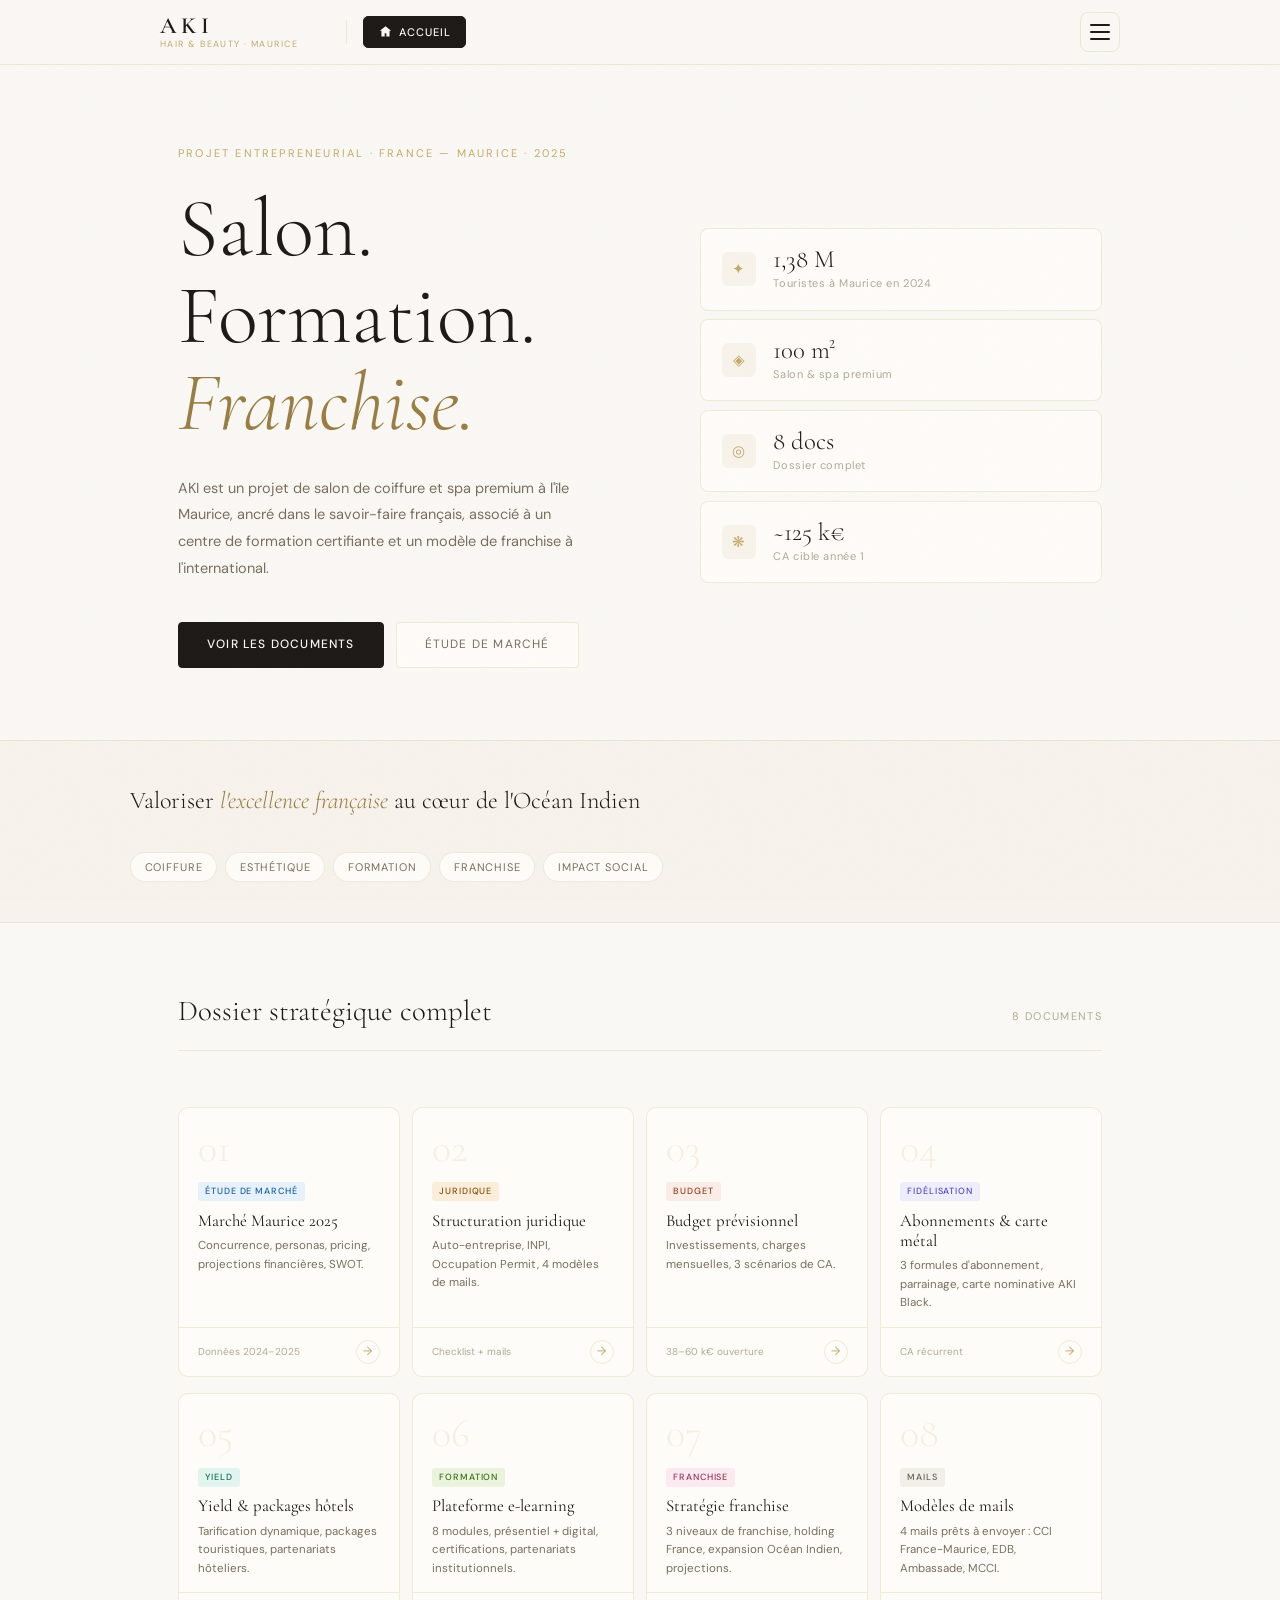
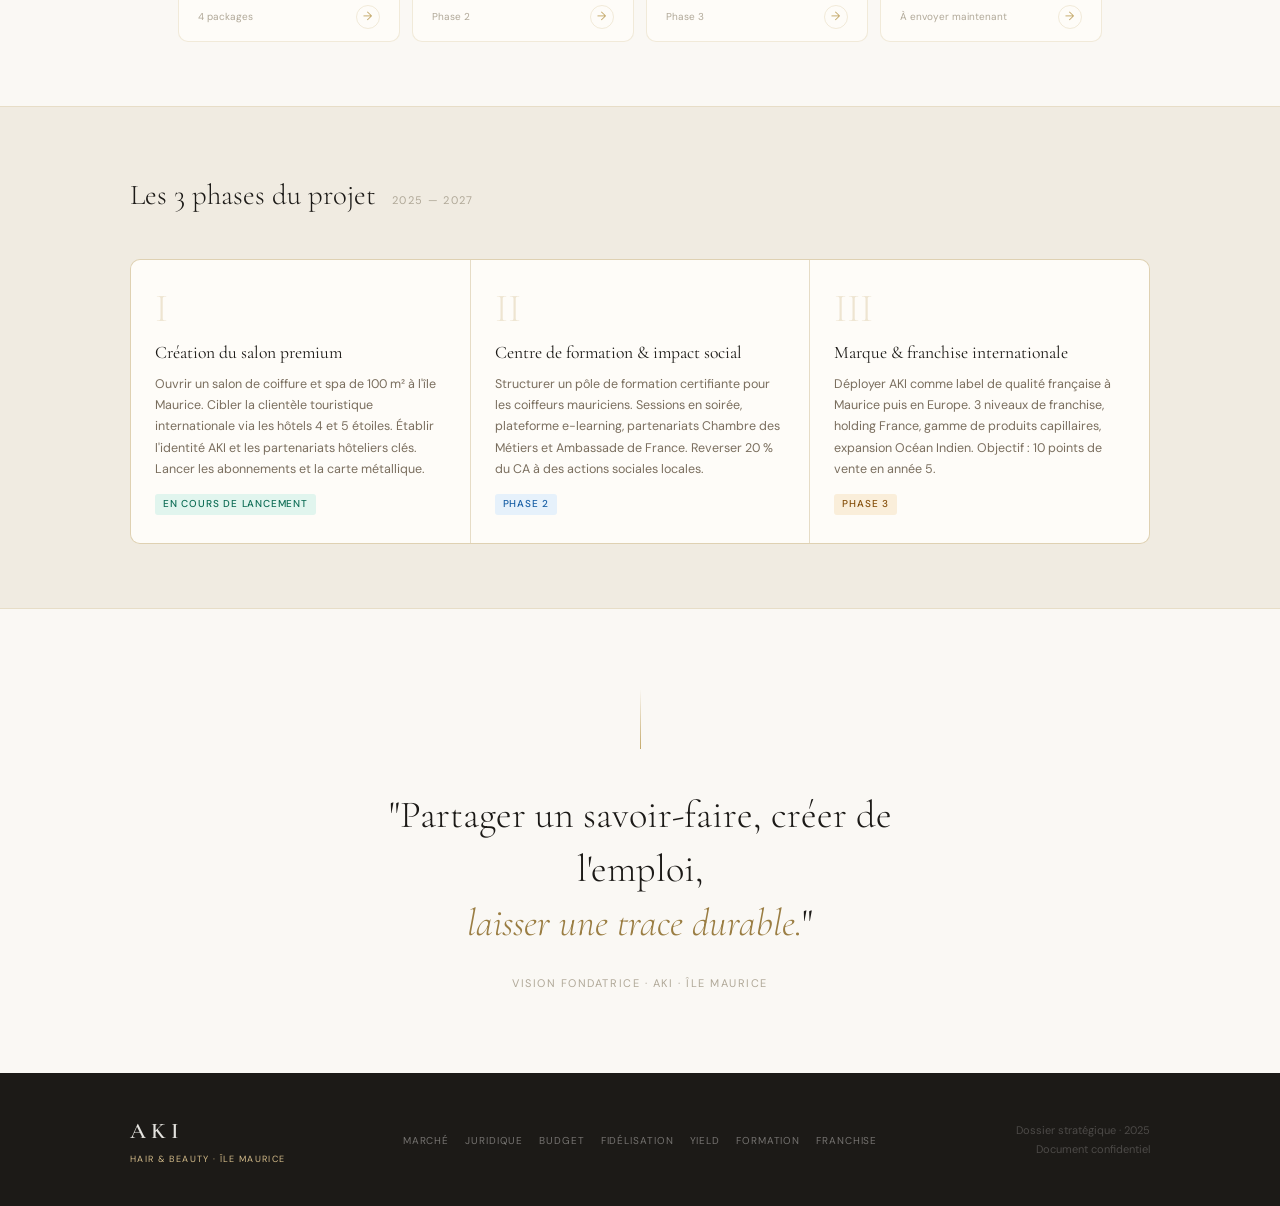
<file: index.html>
<!DOCTYPE html>
<html lang="fr">
<head>
  <meta charset="UTF-8" />
  <meta name="viewport" content="width=device-width, initial-scale=1.0" />
  <title>AKI — Hair & Beauty · Île Maurice</title>
  <link rel="preconnect" href="https://fonts.googleapis.com" />
  <link rel="preconnect" href="https://fonts.gstatic.com" crossorigin />
  <link href="https://fonts.googleapis.com/css2?family=Cormorant+Garamond:ital,wght@0,300;0,400;0,600;1,300;1,400&family=DM+Sans:wght@300;400;500&display=swap" rel="stylesheet" />
  <style>
    *,*::before,*::after{box-sizing:border-box;margin:0;padding:0;}
    :root{
      --cream:#FAF8F4;--beige:#F0EBE1;
      --gold:#C4A96A;--gold-light:#D4BC8A;--gold-dark:#9A7D42;
      --charcoal:#1C1A17;--text-main:#2A2318;--text-muted:#7A6E5E;--text-faint:#B0A898;
      --line:rgba(196,169,106,0.22);--card-bg:#FEFCF8;--card-border:rgba(196,169,106,0.22);
      --font-serif:'Cormorant Garamond',Georgia,serif;--font-sans:'DM Sans',sans-serif;
      --max-w:1020px;--pad:clamp(1.25rem,5vw,3rem);
    }
    html{scroll-behavior:smooth;}
    body{background:var(--cream);color:var(--text-main);font-family:var(--font-sans);font-size:15px;line-height:1.65;min-height:100vh;}
    .grain{position:fixed;inset:0;pointer-events:none;z-index:999;opacity:.025;background-image:url("data:image/svg+xml,%3Csvg viewBox='0 0 256 256' xmlns='http://www.w3.org/2000/svg'%3E%3Cfilter id='n'%3E%3CfeTurbulence type='fractalNoise' baseFrequency='0.9' numOctaves='4' stitchTiles='stitch'/%3E%3C/filter%3E%3Crect width='100%25' height='100%25' filter='url(%23n)'/%3E%3C/svg%3E");background-size:128px;}

    /* NAV */
    nav{position:sticky;top:0;z-index:200;background:rgba(250,248,244,.96);backdrop-filter:blur(14px);border-bottom:1px solid var(--line);}
    .nav-inner{max-width:var(--max-w);margin:0 auto;padding:0 var(--pad);display:flex;align-items:center;height:60px;}
    .nav-logo{font-family:var(--font-serif);font-size:1.45rem;font-weight:600;letter-spacing:.2em;color:var(--charcoal);text-decoration:none;flex-shrink:0;line-height:1;margin-right:2rem;}
    .nav-logo small{display:block;font-size:9px;letter-spacing:.15em;color:var(--gold);text-transform:uppercase;font-family:var(--font-sans);font-weight:400;margin-top:2px;}
    .nav-links{display:flex;align-items:center;gap:.05rem;flex:1;list-style:none;overflow-x:auto;}
    .nav-links a{font-size:11px;letter-spacing:.06em;text-transform:uppercase;color:var(--text-muted);text-decoration:none;padding:.4rem .65rem;border-radius:4px;transition:color .15s,background .15s;white-space:nowrap;}
    .nav-links a:hover,.nav-links a.active{color:var(--gold-dark);background:rgba(196,169,106,.08);}
    .burger{display:none;margin-left:auto;background:none;border:none;cursor:pointer;flex-direction:column;gap:5px;padding:.5rem;}
    .burger span{display:block;width:22px;height:1.5px;background:var(--text-main);border-radius:2px;transition:all .25s;}
    .burger.open span:nth-child(1){transform:rotate(45deg) translate(4.5px,4.5px);}
    .burger.open span:nth-child(2){opacity:0;}
    .burger.open span:nth-child(3){transform:rotate(-45deg) translate(4.5px,-4.5px);}
    .mob{display:none;position:fixed;top:60px;left:0;right:0;background:rgba(250,248,244,.98);backdrop-filter:blur(14px);border-bottom:1px solid var(--line);z-index:190;padding:1rem var(--pad) 1.5rem;flex-direction:column;gap:.1rem;}
    .mob.open{display:flex;}
    .mob a{font-size:13px;letter-spacing:.07em;text-transform:uppercase;color:var(--text-muted);text-decoration:none;padding:.7rem 0;border-bottom:1px solid rgba(196,169,106,.1);transition:color .15s;}
    .mob a:last-child{border-bottom:none;}.mob a:hover{color:var(--gold-dark);}
    @media(max-width:780px){.nav-links{display:none;}.burger{display:flex;}}

    /* HERO */
    .hero{max-width:var(--max-w);margin:0 auto;padding:5rem var(--pad) 4.5rem;display:grid;grid-template-columns:1.1fr 1fr;gap:5rem;align-items:center;}
    .hero-ey{font-size:11px;letter-spacing:.2em;text-transform:uppercase;color:var(--gold);margin-bottom:1.4rem;}
    .hero-title{font-family:var(--font-serif);font-size:clamp(3rem,7vw,5.2rem);font-weight:300;line-height:1.05;color:var(--charcoal);margin-bottom:1.75rem;}
    .hero-title em{font-style:italic;color:var(--gold-dark);}
    .hero-desc{font-size:14.5px;color:var(--text-muted);line-height:1.85;margin-bottom:2.5rem;max-width:400px;}
    .hero-btns{display:flex;gap:.75rem;flex-wrap:wrap;}
    .btn-p{font-size:12px;letter-spacing:.1em;text-transform:uppercase;font-weight:500;padding:.75rem 1.75rem;border-radius:4px;background:var(--charcoal);color:var(--cream);text-decoration:none;border:1px solid var(--charcoal);transition:background .2s;}
    .btn-p:hover{background:var(--gold-dark);border-color:var(--gold-dark);}
    .btn-s{font-size:12px;letter-spacing:.1em;text-transform:uppercase;padding:.75rem 1.75rem;border-radius:4px;border:1px solid var(--card-border);color:var(--text-muted);text-decoration:none;background:var(--card-bg);transition:border-color .2s,color .2s;}
    .btn-s:hover{border-color:var(--gold);color:var(--gold-dark);}
    .hero-right{display:flex;flex-direction:column;gap:.55rem;}
    .stat-card{background:var(--card-bg);border:1px solid var(--card-border);border-radius:8px;padding:1.1rem 1.3rem;display:flex;align-items:center;gap:1.1rem;}
    .stat-icon{width:34px;height:34px;border-radius:6px;background:rgba(196,169,106,.1);display:flex;align-items:center;justify-content:center;font-size:15px;flex-shrink:0;color:var(--gold);}
    .stat-val{font-family:var(--font-serif);font-size:1.55rem;font-weight:300;color:var(--charcoal);line-height:1;}
    .stat-lbl{font-size:11px;color:var(--text-faint);letter-spacing:.05em;margin-top:2px;}

    /* BAND */
    .band{background:rgba(196,169,106,.06);border-top:1px solid var(--line);border-bottom:1px solid var(--line);padding:2.5rem var(--pad);}
    .band-inner{max-width:var(--max-w);margin:0 auto;display:flex;gap:2rem;flex-wrap:wrap;align-items:center;justify-content:space-between;}
    .band-text{font-family:var(--font-serif);font-size:1.5rem;font-weight:300;color:var(--charcoal);}
    .band-text em{font-style:italic;color:var(--gold-dark);}
    .band-pills{display:flex;gap:.5rem;flex-wrap:wrap;}
    .band-pill{font-size:11px;letter-spacing:.08em;text-transform:uppercase;padding:.3rem .85rem;border:1px solid var(--card-border);border-radius:20px;color:var(--text-muted);background:var(--card-bg);}

    /* SECTIONS */
    .sec-wrap{max-width:var(--max-w);margin:0 auto;padding:4rem var(--pad) 0;}
    .sec-head{display:flex;align-items:baseline;justify-content:space-between;gap:1rem;margin-bottom:2rem;padding-bottom:1rem;border-bottom:1px solid var(--line);}
    .sec-title{font-family:var(--font-serif);font-size:1.8rem;font-weight:300;color:var(--charcoal);}
    .sec-meta{font-size:11px;letter-spacing:.12em;text-transform:uppercase;color:var(--text-faint);}

    /* DOC GRID — 4 colonnes */
    .doc-grid{max-width:var(--max-w);margin:0 auto;padding:1.5rem var(--pad) 1rem;display:grid;grid-template-columns:repeat(4,1fr);gap:12px;}
    .doc-grid-2{max-width:var(--max-w);margin:0 auto;padding:0 var(--pad) 4rem;display:grid;grid-template-columns:repeat(4,1fr);gap:12px;}
    .doc-card{background:var(--card-bg);border:1px solid var(--card-border);border-radius:10px;overflow:hidden;text-decoration:none;display:flex;flex-direction:column;transition:border-color .2s,transform .2s;}
    .doc-card:hover{border-color:var(--gold);transform:translateY(-2px);}
    .doc-top{padding:1.2rem 1.2rem .9rem;flex:1;}
    .doc-num{font-family:var(--font-serif);font-size:2.5rem;font-weight:300;color:rgba(196,169,106,.16);line-height:1;margin-bottom:.6rem;}
    .doc-tag{display:inline-block;font-size:9px;letter-spacing:.1em;text-transform:uppercase;padding:2px 7px;border-radius:3px;margin-bottom:.6rem;font-weight:500;}
    .t-teal{background:#E1F5EE;color:#0F6E56;}.t-blue{background:#E6F1FB;color:#185FA5;}.t-amber{background:#FAEEDA;color:#854F0B;}.t-coral{background:#FAECE7;color:#993C1D;}.t-purple{background:#EEEDFE;color:#534AB7;}.t-green{background:#EAF3DE;color:#3B6D11;}.t-pink{background:#FBEAF0;color:#993556;}.t-gray{background:#F1EFE8;color:#5F5E5A;}
    .doc-title{font-family:var(--font-serif);font-size:1.05rem;font-weight:400;color:var(--charcoal);line-height:1.2;margin-bottom:.4rem;}
    .doc-desc{font-size:11.5px;color:var(--text-muted);line-height:1.6;}
    .doc-bot{padding:.75rem 1.2rem;border-top:1px solid var(--line);display:flex;align-items:center;justify-content:space-between;}
    .doc-meta-txt{font-size:10px;color:var(--text-faint);}
    .doc-arrow{width:24px;height:24px;border-radius:50%;border:1px solid var(--card-border);display:flex;align-items:center;justify-content:center;color:var(--gold);font-size:12px;transition:all .15s;}
    .doc-card:hover .doc-arrow{background:var(--gold);color:#fff;border-color:var(--gold);}

    /* PHASES */
    .phases-sec{background:var(--beige);border-top:1px solid var(--line);border-bottom:1px solid var(--line);padding:4rem var(--pad);}
    .phases-inner{max-width:var(--max-w);margin:0 auto;}
    .phases-head{display:flex;align-items:baseline;gap:1rem;margin-bottom:2.5rem;}
    .phases-title{font-family:var(--font-serif);font-size:1.8rem;font-weight:300;color:var(--charcoal);}
    .phases-sub{font-size:11px;letter-spacing:.12em;text-transform:uppercase;color:var(--text-faint);}
    .phases-grid{display:grid;grid-template-columns:repeat(3,1fr);gap:1px;background:var(--line);border:1px solid var(--line);border-radius:10px;overflow:hidden;}
    .phase-cell{background:var(--card-bg);padding:1.75rem 1.5rem;}
    .phase-roman{font-family:var(--font-serif);font-size:2.5rem;font-weight:300;color:rgba(196,169,106,.28);line-height:1;margin-bottom:.9rem;}
    .phase-name{font-family:var(--font-serif);font-size:1.1rem;font-weight:400;color:var(--charcoal);margin-bottom:.6rem;line-height:1.25;}
    .phase-desc{font-size:12.5px;color:var(--text-muted);line-height:1.7;}
    .phase-badge{display:inline-block;font-size:10px;letter-spacing:.08em;text-transform:uppercase;padding:2px 8px;border-radius:3px;margin-top:.9rem;font-weight:500;}

    /* QUOTE */
    .quote-sec{max-width:var(--max-w);margin:0 auto;padding:5rem var(--pad);display:flex;flex-direction:column;align-items:center;text-align:center;}
    .quote-line{width:1px;height:60px;background:linear-gradient(to bottom,transparent,var(--gold));margin-bottom:2.5rem;}
    .quote-text{font-family:var(--font-serif);font-size:clamp(1.5rem,4vw,2.4rem);font-weight:300;color:var(--charcoal);line-height:1.4;max-width:600px;margin-bottom:1.5rem;}
    .quote-text em{font-style:italic;color:var(--gold-dark);}
    .quote-src{font-size:11px;letter-spacing:.14em;text-transform:uppercase;color:var(--text-faint);}

    /* FOOTER */
    footer{background:var(--charcoal);padding:2.5rem var(--pad);}
    .footer-inner{max-width:var(--max-w);margin:0 auto;display:grid;grid-template-columns:1fr auto 1fr;align-items:center;gap:2rem;}
    .footer-logo{font-family:var(--font-serif);font-size:1.4rem;font-weight:600;letter-spacing:.22em;color:rgba(250,248,244,.9);}
    .footer-logo small{display:block;font-size:9px;letter-spacing:.15em;color:var(--gold-light);font-family:var(--font-sans);font-weight:400;text-transform:uppercase;margin-top:2px;}
    .footer-nav{display:flex;gap:1rem;list-style:none;justify-content:center;flex-wrap:wrap;}
    .footer-nav a{font-size:10px;letter-spacing:.09em;text-transform:uppercase;color:rgba(250,248,244,.4);text-decoration:none;transition:color .15s;}
    .footer-nav a:hover{color:var(--gold-light);}
    .footer-copy{font-size:11px;color:rgba(250,248,244,.22);text-align:right;line-height:1.7;}

    @media(max-width:900px){
      .doc-grid,.doc-grid-2{grid-template-columns:repeat(2,1fr);}
      .hero{grid-template-columns:1fr;gap:3rem;padding:3.5rem var(--pad) 3rem;}
      .hero-right{display:grid;grid-template-columns:1fr 1fr;gap:.5rem;}
      .phases-grid{grid-template-columns:1fr;}
      .footer-inner{grid-template-columns:1fr;gap:1.5rem;}
      .footer-copy{text-align:left;}
      .footer-nav{justify-content:flex-start;}
      .band-inner{flex-direction:column;gap:1.25rem;}
    }
    @media(max-width:520px){
      .doc-grid,.doc-grid-2{grid-template-columns:1fr;}
      .hero-right{grid-template-columns:1fr;}
    }

    @keyframes fadeUp{from{opacity:0;transform:translateY(18px);}to{opacity:1;transform:translateY(0);}}
    .hero-ey{animation:fadeUp .5s ease both;}
    .hero-title{animation:fadeUp .5s .08s ease both;}
    .hero-desc{animation:fadeUp .5s .16s ease both;}
    .hero-btns{animation:fadeUp .5s .24s ease both;}
    .hero-right{animation:fadeUp .55s .12s ease both;}
  </style>
</head>
<body>
<div class="grain"></div>

<!-- NAV -->

<!-- HERO -->
<section class="hero">
  <div>
    <p class="hero-ey">Projet entrepreneurial · France — Maurice · 2025</p>
    <h1 class="hero-title">Salon.<br />Formation.<br /><em>Franchise.</em></h1>
    <p class="hero-desc">AKI est un projet de salon de coiffure et spa premium à l'île Maurice, ancré dans le savoir-faire français, associé à un centre de formation certifiante et un modèle de franchise à l'international.</p>
    <div class="hero-btns">
      <a href="#documents" class="btn-p">Voir les documents</a>
      <a href="aki-etude-marche.html" class="btn-s">Étude de marché</a>
    </div>
  </div>
  <div class="hero-right">
    <div class="stat-card"><div class="stat-icon">✦</div><div><div class="stat-val">1,38 M</div><div class="stat-lbl">Touristes à Maurice en 2024</div></div></div>
    <div class="stat-card"><div class="stat-icon">◈</div><div><div class="stat-val">100 m²</div><div class="stat-lbl">Salon &amp; spa premium</div></div></div>
    <div class="stat-card"><div class="stat-icon">◎</div><div><div class="stat-val">8 docs</div><div class="stat-lbl">Dossier complet</div></div></div>
    <div class="stat-card"><div class="stat-icon">❋</div><div><div class="stat-val">~125 k€</div><div class="stat-lbl">CA cible année 1</div></div></div>
  </div>
</section>

<!-- BAND -->
<div class="band">
  <div class="band-inner">
    <div class="band-text">Valoriser <em>l'excellence française</em> au cœur de l'Océan Indien</div>
    <div class="band-pills">
      <span class="band-pill">Coiffure</span>
      <span class="band-pill">Esthétique</span>
      <span class="band-pill">Formation</span>
      <span class="band-pill">Franchise</span>
      <span class="band-pill">Impact social</span>
    </div>
  </div>
</div>

<!-- DOCUMENTS ROW 1 -->
<div class="sec-wrap" id="documents">
  <div class="sec-head">
    <div class="sec-title">Dossier stratégique complet</div>
    <div class="sec-meta">8 documents</div>
  </div>
</div>

<div class="doc-grid">
  <a href="aki-etude-marche.html" class="doc-card">
    <div class="doc-top"><div class="doc-num">01</div><span class="doc-tag t-blue">Étude de marché</span><div class="doc-title">Marché Maurice 2025</div><div class="doc-desc">Concurrence, personas, pricing, projections financières, SWOT.</div></div>
    <div class="doc-bot"><span class="doc-meta-txt">Données 2024–2025</span><div class="doc-arrow">→</div></div>
  </a>
  <a href="aki-juridique.html" class="doc-card">
    <div class="doc-top"><div class="doc-num">02</div><span class="doc-tag t-amber">Juridique</span><div class="doc-title">Structuration juridique</div><div class="doc-desc">Auto-entreprise, INPI, Occupation Permit, 4 modèles de mails.</div></div>
    <div class="doc-bot"><span class="doc-meta-txt">Checklist + mails</span><div class="doc-arrow">→</div></div>
  </a>
  <a href="aki-budget.html" class="doc-card">
    <div class="doc-top"><div class="doc-num">03</div><span class="doc-tag t-coral">Budget</span><div class="doc-title">Budget prévisionnel</div><div class="doc-desc">Investissements, charges mensuelles, 3 scénarios de CA.</div></div>
    <div class="doc-bot"><span class="doc-meta-txt">38–60 k€ ouverture</span><div class="doc-arrow">→</div></div>
  </a>
  <a href="aki-fidelisation.html" class="doc-card">
    <div class="doc-top"><div class="doc-num">04</div><span class="doc-tag t-purple">Fidélisation</span><div class="doc-title">Abonnements &amp; carte métal</div><div class="doc-desc">3 formules d'abonnement, parrainage, carte nominative AKI Black.</div></div>
    <div class="doc-bot"><span class="doc-meta-txt">CA récurrent</span><div class="doc-arrow">→</div></div>
  </a>
</div>

<div class="doc-grid-2">
  <a href="aki-yield.html" class="doc-card">
    <div class="doc-top"><div class="doc-num">05</div><span class="doc-tag t-teal">Yield</span><div class="doc-title">Yield &amp; packages hôtels</div><div class="doc-desc">Tarification dynamique, packages touristiques, partenariats hôteliers.</div></div>
    <div class="doc-bot"><span class="doc-meta-txt">4 packages</span><div class="doc-arrow">→</div></div>
  </a>
  <a href="aki-formation.html" class="doc-card">
    <div class="doc-top"><div class="doc-num">06</div><span class="doc-tag t-green">Formation</span><div class="doc-title">Plateforme e-learning</div><div class="doc-desc">8 modules, présentiel + digital, certifications, partenariats institutionnels.</div></div>
    <div class="doc-bot"><span class="doc-meta-txt">Phase 2</span><div class="doc-arrow">→</div></div>
  </a>
  <a href="aki-franchise.html" class="doc-card">
    <div class="doc-top"><div class="doc-num">07</div><span class="doc-tag t-pink">Franchise</span><div class="doc-title">Stratégie franchise</div><div class="doc-desc">3 niveaux de franchise, holding France, expansion Océan Indien, projections.</div></div>
    <div class="doc-bot"><span class="doc-meta-txt">Phase 3</span><div class="doc-arrow">→</div></div>
  </a>
  <a href="aki-juridique.html#mails" class="doc-card">
    <div class="doc-top"><div class="doc-num">08</div><span class="doc-tag t-gray">Mails</span><div class="doc-title">Modèles de mails</div><div class="doc-desc">4 mails prêts à envoyer : CCI France-Maurice, EDB, Ambassade, MCCI.</div></div>
    <div class="doc-bot"><span class="doc-meta-txt">À envoyer maintenant</span><div class="doc-arrow">→</div></div>
  </a>
</div>

<!-- PHASES -->
<section class="phases-sec" id="phases">
  <div class="phases-inner">
    <div class="phases-head">
      <div class="phases-title">Les 3 phases du projet</div>
      <div class="phases-sub">2025 — 2027</div>
    </div>
    <div class="phases-grid">
      <div class="phase-cell">
        <div class="phase-roman">I</div>
        <div class="phase-name">Création du salon premium</div>
        <div class="phase-desc">Ouvrir un salon de coiffure et spa de 100 m² à l'île Maurice. Cibler la clientèle touristique internationale via les hôtels 4 et 5 étoiles. Établir l'identité AKI et les partenariats hôteliers clés. Lancer les abonnements et la carte métallique.</div>
        <span class="phase-badge t-teal">En cours de lancement</span>
      </div>
      <div class="phase-cell">
        <div class="phase-roman">II</div>
        <div class="phase-name">Centre de formation &amp; impact social</div>
        <div class="phase-desc">Structurer un pôle de formation certifiante pour les coiffeurs mauriciens. Sessions en soirée, plateforme e-learning, partenariats Chambre des Métiers et Ambassade de France. Reverser 20 % du CA à des actions sociales locales.</div>
        <span class="phase-badge t-blue">Phase 2</span>
      </div>
      <div class="phase-cell">
        <div class="phase-roman">III</div>
        <div class="phase-name">Marque &amp; franchise internationale</div>
        <div class="phase-desc">Déployer AKI comme label de qualité française à Maurice puis en Europe. 3 niveaux de franchise, holding France, gamme de produits capillaires, expansion Océan Indien. Objectif : 10 points de vente en année 5.</div>
        <span class="phase-badge t-amber">Phase 3</span>
      </div>
    </div>
  </div>
</section>

<!-- QUOTE -->
<section class="quote-sec">
  <div class="quote-line"></div>
  <div class="quote-text">"Partager un savoir-faire, créer de l'emploi,<br /><em>laisser une trace durable.</em>"</div>
  <div class="quote-src">Vision fondatrice · AKI · Île Maurice</div>
</section>

<!-- FOOTER -->
<footer>
  <div class="footer-inner">
    <div class="footer-logo">AKI<small>Hair &amp; Beauty · Île Maurice</small></div>
    <ul class="footer-nav">
      <li><a href="aki-etude-marche.html">Marché</a></li>
      <li><a href="aki-juridique.html">Juridique</a></li>
      <li><a href="aki-budget.html">Budget</a></li>
      <li><a href="aki-fidelisation.html">Fidélisation</a></li>
      <li><a href="aki-yield.html">Yield</a></li>
      <li><a href="aki-formation.html">Formation</a></li>
      <li><a href="aki-franchise.html">Franchise</a></li>
    </ul>
    <div class="footer-copy">Dossier stratégique · 2025<br />Document confidentiel</div>
  </div>
</footer>


<script src="nav.js"></script>
</body>
</html>
</file>
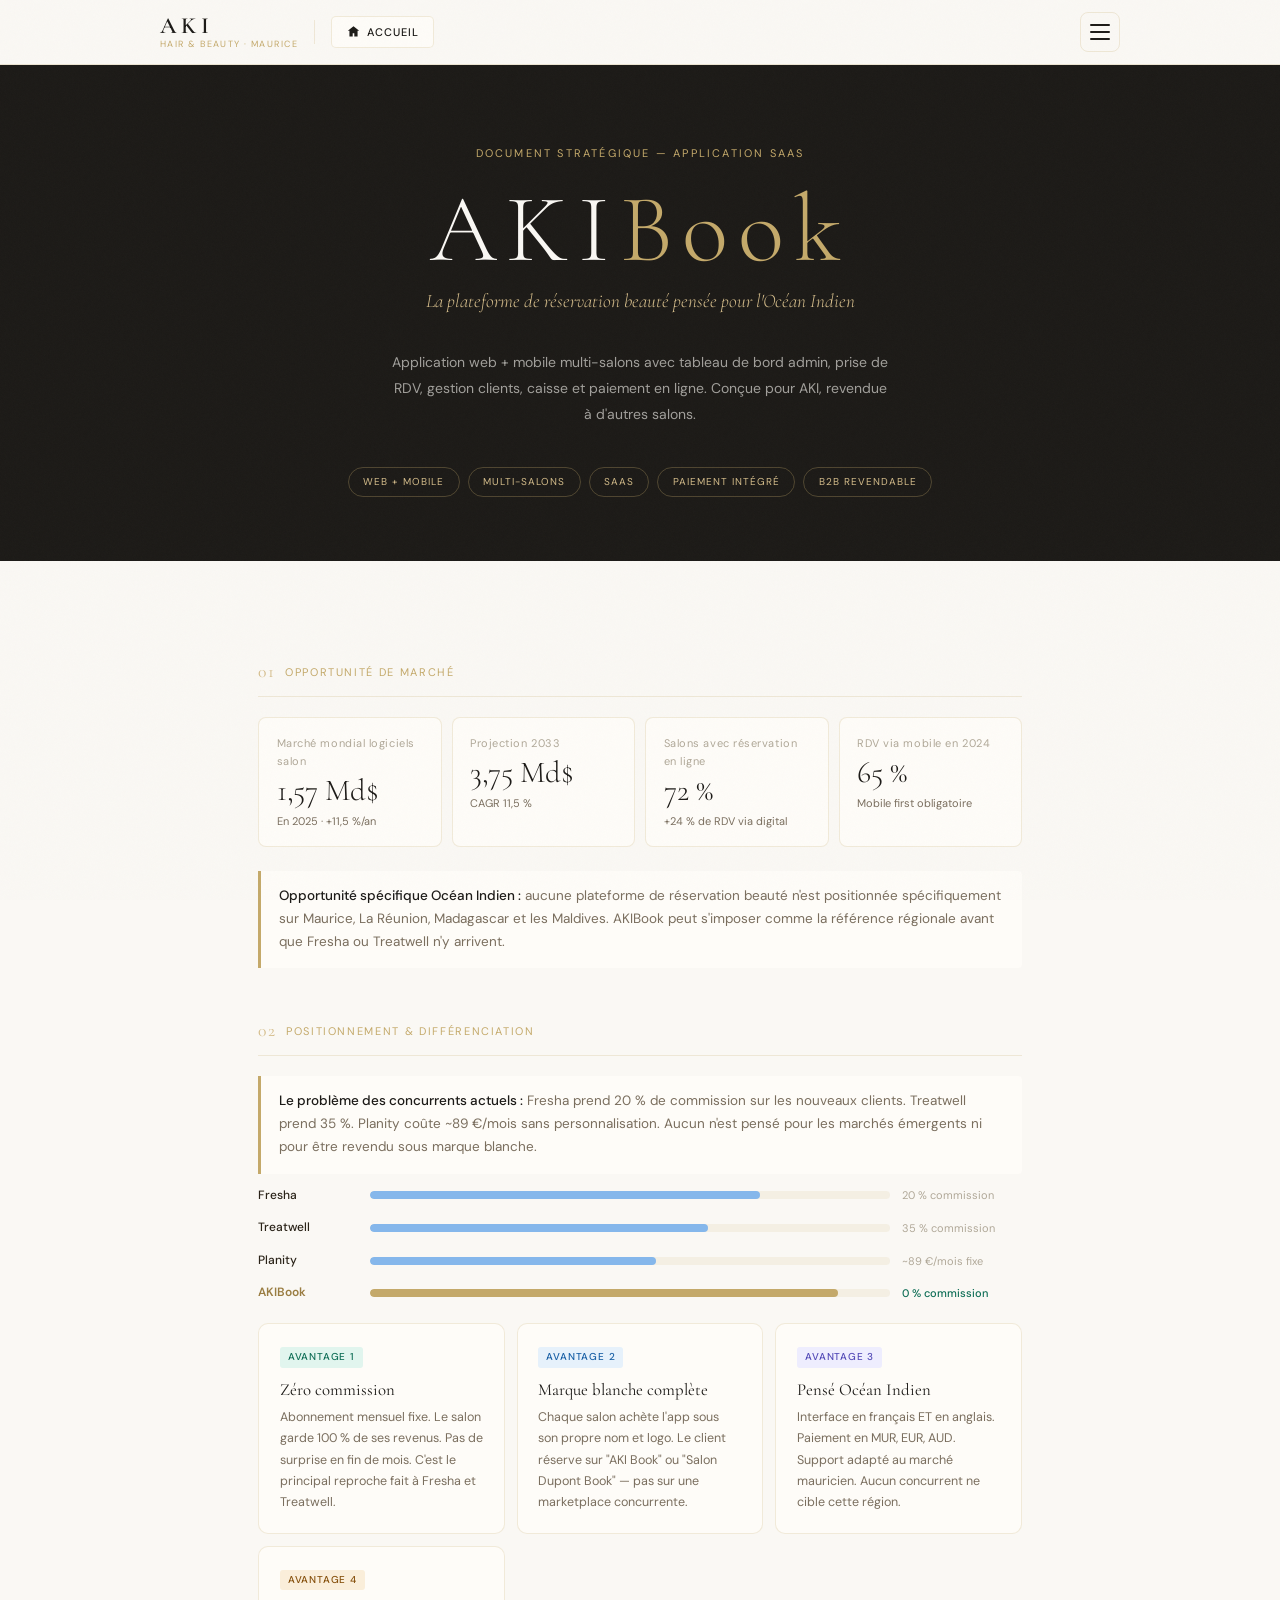
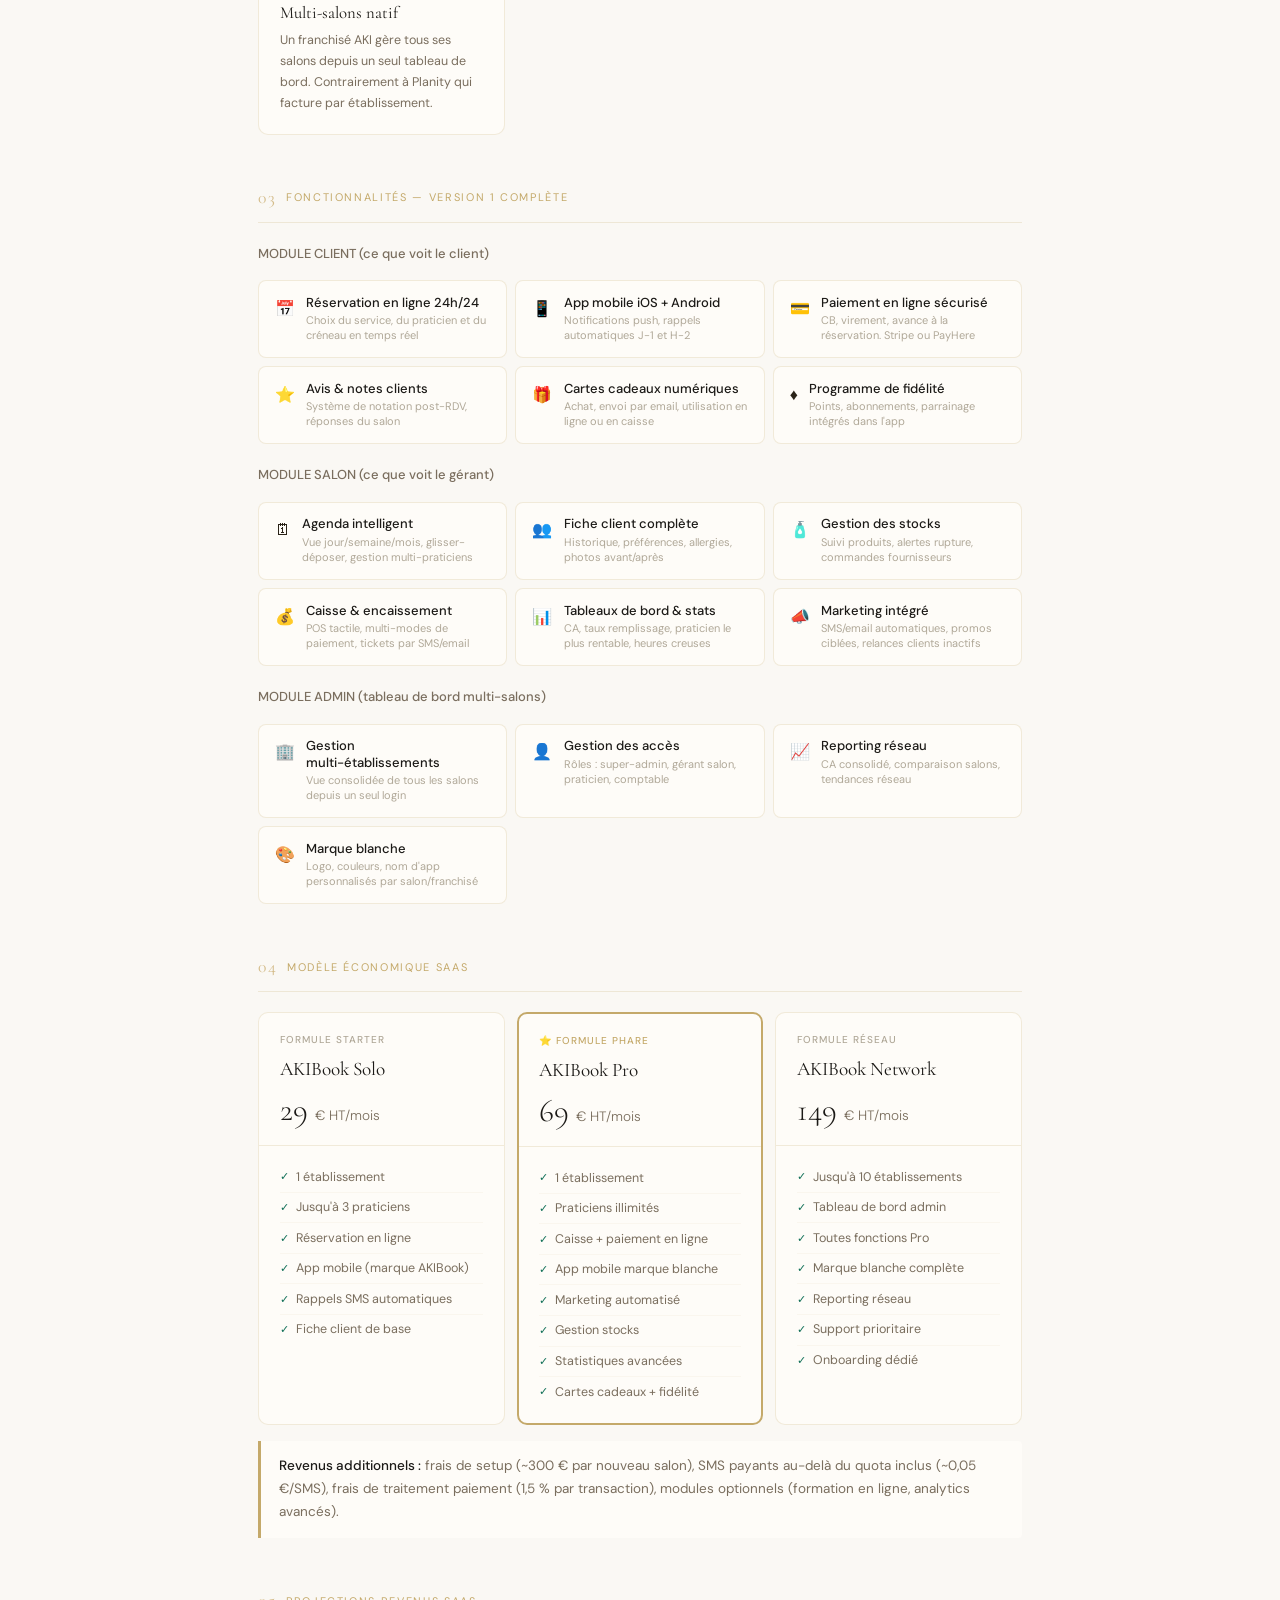
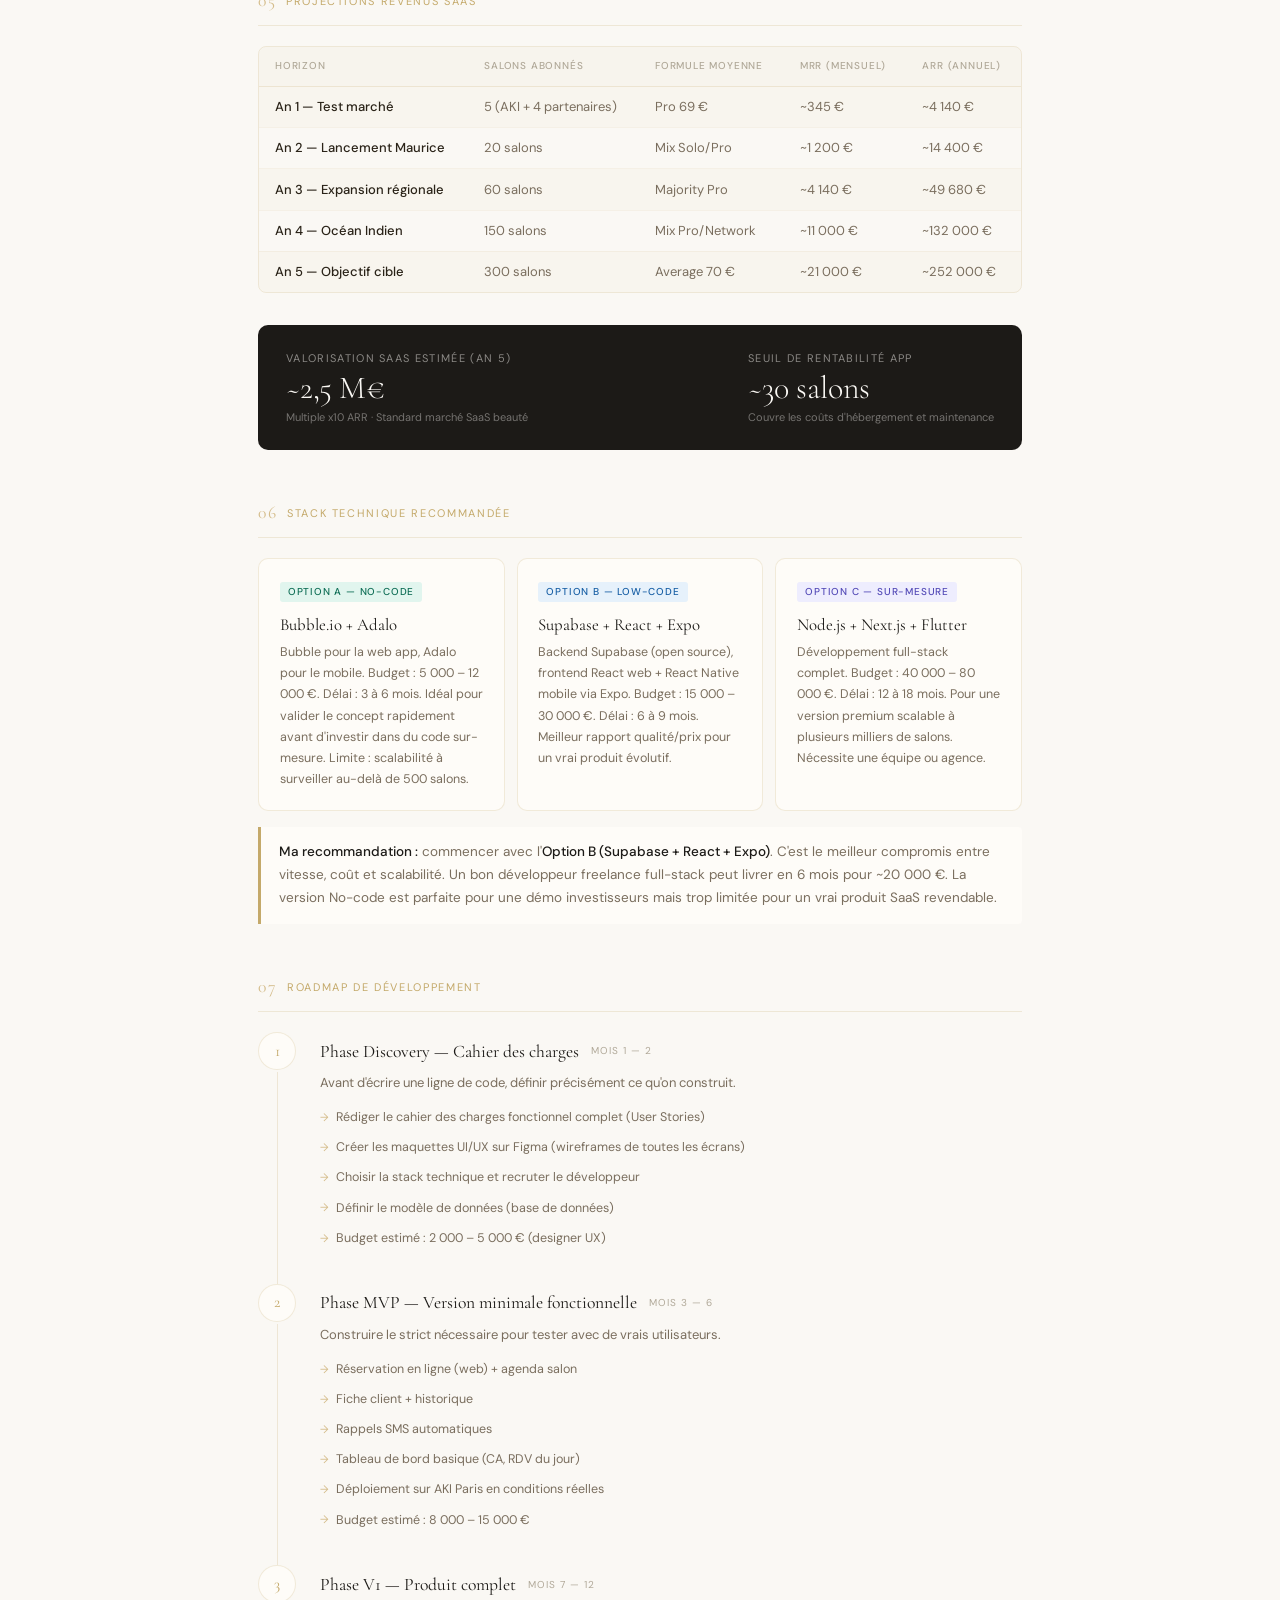
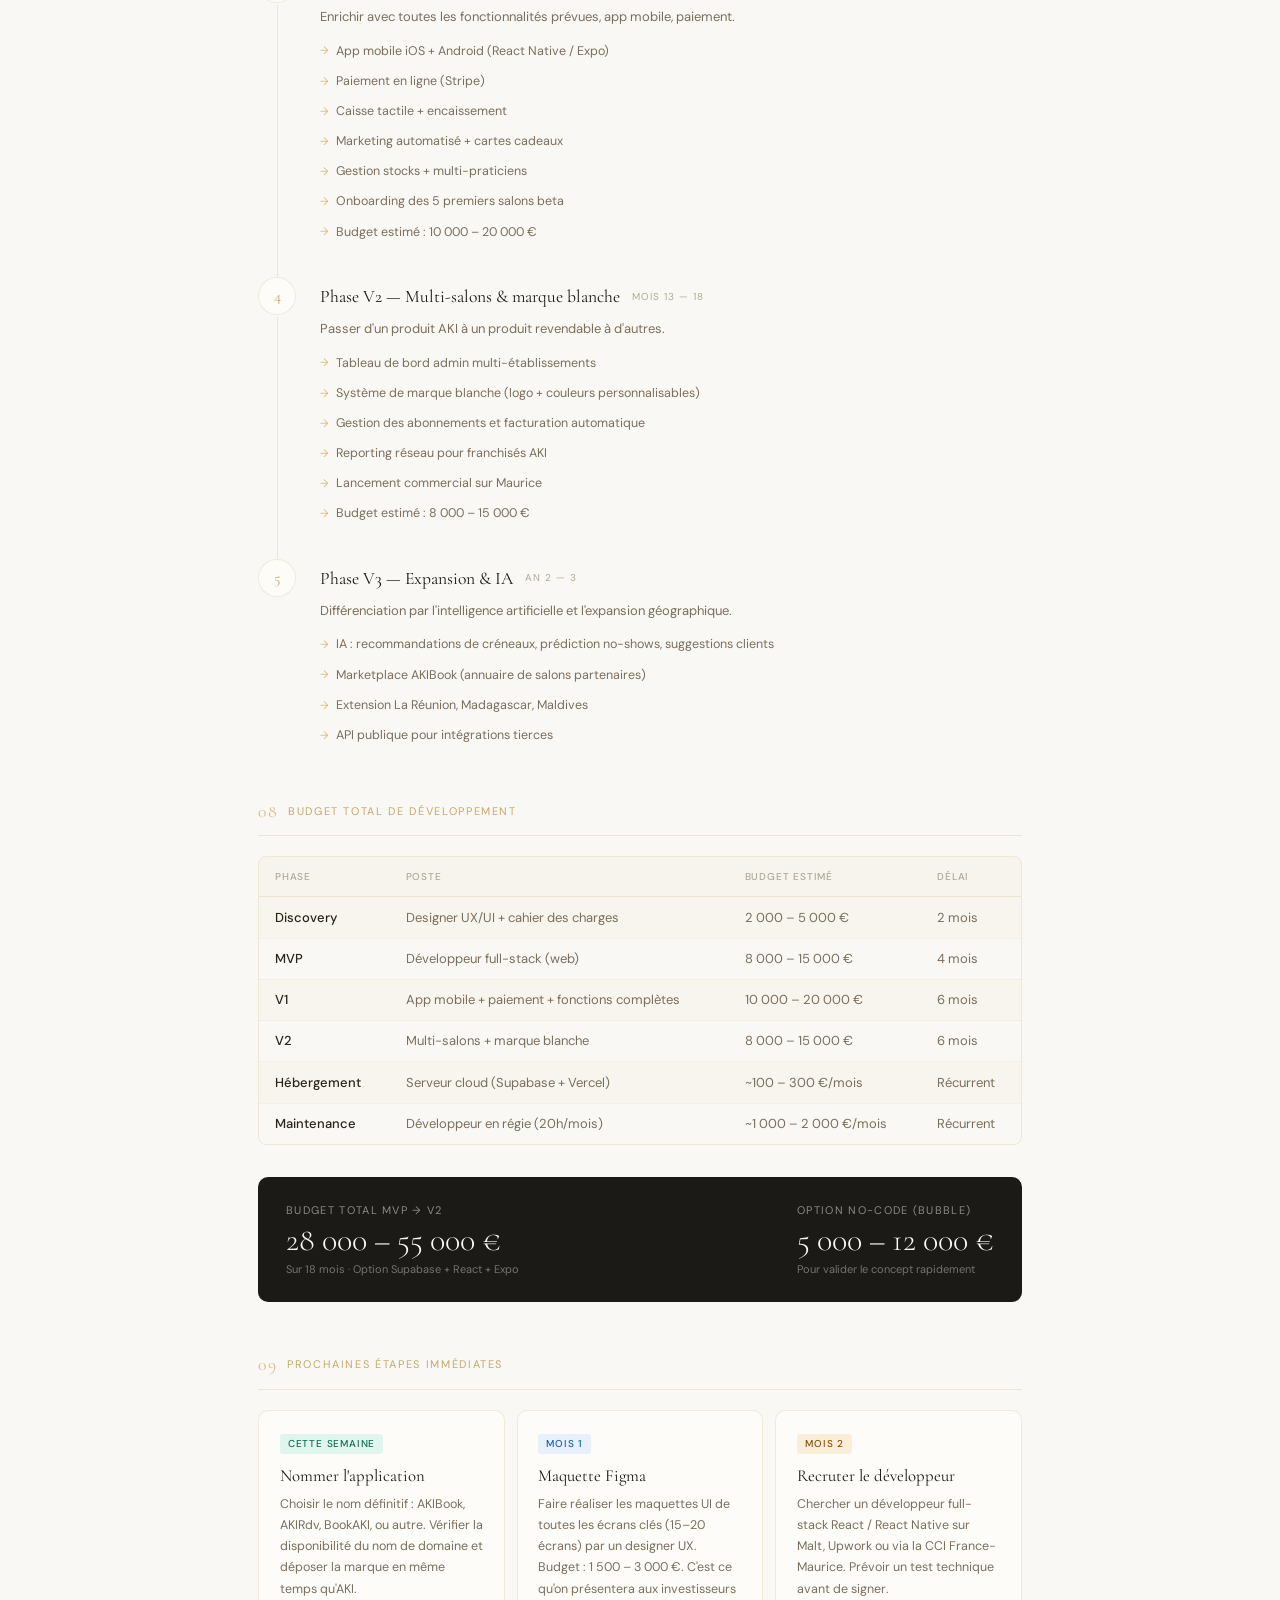
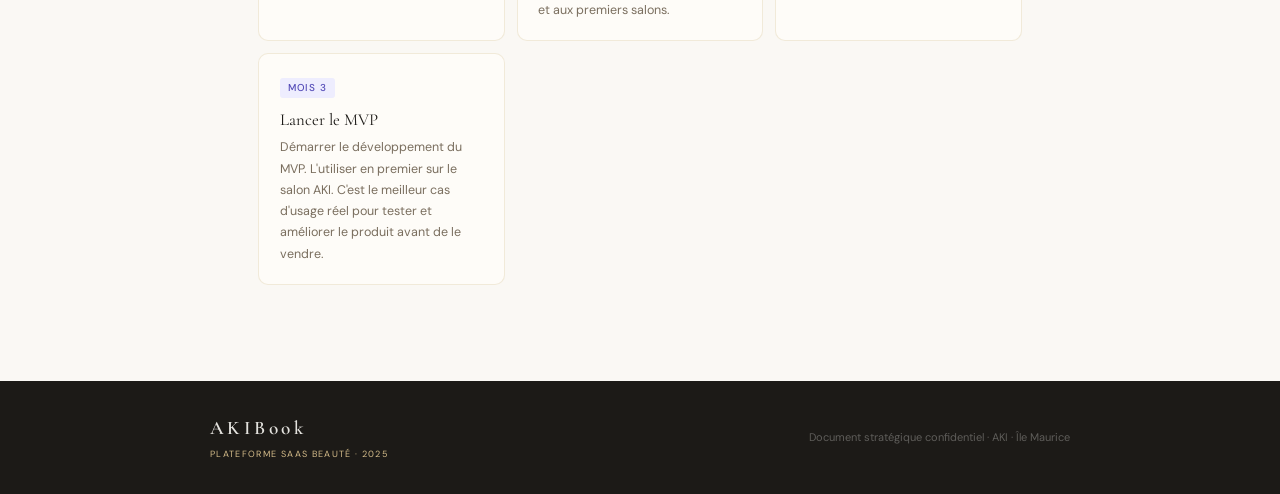
<file: aki-app.html>
<!DOCTYPE html>
<html lang="fr">
<head>
  <meta charset="UTF-8" />
  <meta name="viewport" content="width=device-width, initial-scale=1.0" />
  <title>AKI Book — Document Stratégique</title>
  <link rel="preconnect" href="https://fonts.googleapis.com" />
  <link rel="preconnect" href="https://fonts.gstatic.com" crossorigin />
  <link href="https://fonts.googleapis.com/css2?family=Cormorant+Garamond:ital,wght@0,300;0,400;0,600;1,300;1,400&family=DM+Sans:wght@300;400;500&display=swap" rel="stylesheet" />
  <style>
    *,*::before,*::after{box-sizing:border-box;margin:0;padding:0;}
    :root{
      --cream:#FAF8F4;--beige:#F0EBE1;
      --gold:#C4A96A;--gold-light:#D4BC8A;--gold-dark:#9A7D42;
      --charcoal:#1C1A17;--text-main:#2A2318;--text-muted:#7A6E5E;--text-faint:#B0A898;
      --line:rgba(196,169,106,0.22);--card-bg:#FEFCF8;--card-border:rgba(196,169,106,0.22);
      --teal:#0F6E56;--teal-bg:#E1F5EE;--blue:#185FA5;--blue-bg:#E6F1FB;
      --amber:#854F0B;--amber-bg:#FAEEDA;--coral:#993C1D;--coral-bg:#FAECE7;
      --purple:#534AB7;--purple-bg:#EEEDFE;--green:#3B6D11;--green-bg:#EAF3DE;
      --font-serif:'Cormorant Garamond',Georgia,serif;--font-sans:'DM Sans',sans-serif;
      --max-w:860px;--pad:clamp(1.25rem,5vw,3rem);
    }
    html{scroll-behavior:smooth;}
    body{background:var(--cream);color:var(--text-main);font-family:var(--font-sans);font-size:15px;line-height:1.65;}
    .grain{position:fixed;inset:0;pointer-events:none;z-index:999;opacity:.025;
      background-image:url("data:image/svg+xml,%3Csvg viewBox='0 0 256 256' xmlns='http://www.w3.org/2000/svg'%3E%3Cfilter id='n'%3E%3CfeTurbulence type='fractalNoise' baseFrequency='0.9' numOctaves='4' stitchTiles='stitch'/%3E%3C/filter%3E%3Crect width='100%25' height='100%25' filter='url(%23n)'/%3E%3C/svg%3E");background-size:128px;}

    /* HERO */
    .hero{background:var(--charcoal);padding:5rem var(--pad) 4rem;text-align:center;}
    .hero-inner{max-width:var(--max-w);margin:0 auto;}
    .hero-ey{font-size:11px;letter-spacing:.2em;text-transform:uppercase;color:var(--gold);margin-bottom:1.25rem;}
    .hero-logo{font-family:var(--font-serif);font-size:clamp(3rem,8vw,6rem);font-weight:300;color:#FAF8F4;letter-spacing:.1em;line-height:1;margin-bottom:.5rem;}
    .hero-logo span{color:var(--gold);}
    .hero-tagline{font-family:var(--font-serif);font-size:1.2rem;font-weight:300;font-style:italic;color:var(--gold-light);margin-bottom:2rem;}
    .hero-desc{font-size:14px;color:rgba(250,248,244,.6);max-width:500px;margin:0 auto 2.5rem;line-height:1.85;}
    .hero-badges{display:flex;justify-content:center;gap:.5rem;flex-wrap:wrap;}
    .hb{font-size:10px;letter-spacing:.1em;text-transform:uppercase;padding:.35rem .9rem;border-radius:20px;border:1px solid rgba(196,169,106,.3);color:var(--gold-light);}

    /* MAIN */
    main{max-width:var(--max-w);margin:0 auto;padding:3rem var(--pad) 5rem;}

    /* SECTION */
    .sec-lbl{font-size:11px;letter-spacing:.15em;text-transform:uppercase;color:var(--gold);margin:3rem 0 1.25rem;padding-bottom:.6rem;border-bottom:1px solid var(--line);display:flex;align-items:center;gap:.6rem;}
    .sec-lbl-n{font-family:var(--font-serif);font-size:1.1rem;color:var(--gold-light);}
    .sec-title{font-family:var(--font-serif);font-size:1.6rem;font-weight:300;color:var(--charcoal);margin-bottom:1rem;}
    .insight{background:var(--card-bg);border-left:3px solid var(--gold);padding:.9rem 1.1rem;margin:.75rem 0;font-size:13.5px;color:var(--text-muted);line-height:1.7;border-radius:0 4px 4px 0;}
    .insight strong{color:var(--charcoal);font-weight:500;}

    /* KPI */
    .kpi-grid{display:grid;grid-template-columns:repeat(auto-fit,minmax(150px,1fr));gap:10px;margin:1rem 0 1.5rem;}
    .kpi{background:var(--card-bg);border:1px solid var(--card-border);border-radius:8px;padding:1rem 1.1rem;}
    .kpi-lbl{font-size:11px;color:var(--text-faint);letter-spacing:.05em;margin-bottom:.4rem;}
    .kpi-val{font-family:var(--font-serif);font-size:1.9rem;font-weight:300;color:var(--charcoal);line-height:1;}
    .kpi-sub{font-size:11px;color:var(--text-muted);margin-top:.3rem;}

    /* CARDS */
    .cards{display:grid;grid-template-columns:repeat(auto-fit,minmax(230px,1fr));gap:12px;margin-bottom:1rem;}
    .card{background:var(--card-bg);border:1px solid var(--card-border);border-radius:10px;padding:1.2rem 1.3rem;}
    .badge{display:inline-block;font-size:10px;letter-spacing:.08em;text-transform:uppercase;padding:2px 8px;border-radius:3px;margin-bottom:.7rem;font-weight:500;}
    .b-teal{background:var(--teal-bg);color:var(--teal);}
    .b-blue{background:var(--blue-bg);color:var(--blue);}
    .b-amber{background:var(--amber-bg);color:var(--amber);}
    .b-coral{background:var(--coral-bg);color:var(--coral);}
    .b-purple{background:var(--purple-bg);color:var(--purple);}
    .b-green{background:var(--green-bg);color:var(--green);}
    .card-title{font-family:var(--font-serif);font-size:1.05rem;font-weight:400;color:var(--charcoal);margin-bottom:.45rem;line-height:1.25;}
    .card-body{font-size:12.5px;color:var(--text-muted);line-height:1.7;}

    /* TABLE */
    .table-wrap{overflow-x:auto;border:1px solid var(--card-border);border-radius:8px;margin-bottom:1rem;}
    table{width:100%;border-collapse:collapse;font-size:13px;}
    th{text-align:left;font-size:10px;font-weight:500;letter-spacing:.08em;text-transform:uppercase;color:var(--text-faint);padding:.7rem 1rem;background:rgba(196,169,106,.05);border-bottom:1px solid var(--card-border);}
    td{padding:.65rem 1rem;border-bottom:1px solid rgba(196,169,106,.1);color:var(--text-muted);vertical-align:top;line-height:1.5;}
    tr:last-child td{border-bottom:none;}
    td:first-child{color:var(--text-main);font-weight:500;}
    tr.hl td{background:rgba(196,169,106,.04);}

    /* FEATURE LIST */
    .feat-grid{display:grid;grid-template-columns:repeat(auto-fit,minmax(200px,1fr));gap:8px;margin-bottom:1rem;}
    .feat-item{background:var(--card-bg);border:1px solid var(--card-border);border-radius:8px;padding:.85rem 1rem;display:flex;align-items:flex-start;gap:.7rem;}
    .feat-icon{font-size:16px;flex-shrink:0;margin-top:1px;}
    .feat-name{font-size:13px;font-weight:500;color:var(--charcoal);line-height:1.25;margin-bottom:2px;}
    .feat-desc{font-size:11px;color:var(--text-faint);line-height:1.4;}

    /* TIMELINE */
    .timeline{display:flex;flex-direction:column;}
    .tl-item{display:flex;gap:1.5rem;padding-bottom:2rem;position:relative;}
    .tl-item:last-child{padding-bottom:0;}
    .tl-item:not(:last-child)::before{content:'';position:absolute;left:19px;top:40px;bottom:0;width:1px;background:var(--line);}
    .tl-dot{width:38px;height:38px;border-radius:50%;background:var(--card-bg);border:1px solid var(--card-border);display:flex;align-items:center;justify-content:center;font-family:var(--font-serif);font-size:1rem;color:var(--gold);flex-shrink:0;}
    .tl-body{flex:1;padding-top:.3rem;}
    .tl-head{display:flex;align-items:center;gap:.75rem;margin-bottom:.4rem;flex-wrap:wrap;}
    .tl-title{font-family:var(--font-serif);font-size:1.1rem;font-weight:400;color:var(--charcoal);}
    .tl-time{font-size:10px;letter-spacing:.1em;text-transform:uppercase;color:var(--text-faint);}
    .tl-desc{font-size:13px;color:var(--text-muted);line-height:1.7;}
    .tl-items{margin-top:.6rem;display:flex;flex-direction:column;gap:.2rem;}
    .tl-li{font-size:12.5px;color:var(--text-muted);padding:.2rem 0 .2rem 1rem;position:relative;}
    .tl-li::before{content:"→";position:absolute;left:0;color:var(--gold-light);font-size:11px;top:.25rem;}

    /* PRICING */
    .pricing-grid{display:grid;grid-template-columns:repeat(3,1fr);gap:12px;margin-bottom:1rem;}
    .pricing-card{background:var(--card-bg);border:1px solid var(--card-border);border-radius:10px;overflow:hidden;}
    .pricing-card.featured{border-color:var(--gold);border-width:2px;}
    .pricing-head{padding:1.2rem 1.3rem;border-bottom:1px solid var(--line);}
    .pricing-tier{font-size:10px;letter-spacing:.1em;text-transform:uppercase;color:var(--text-faint);margin-bottom:.35rem;font-weight:500;}
    .pricing-name{font-family:var(--font-serif);font-size:1.2rem;font-weight:400;color:var(--charcoal);margin-bottom:.5rem;}
    .pricing-price{font-family:var(--font-serif);font-size:2rem;font-weight:300;color:var(--charcoal);line-height:1;}
    .pricing-price span{font-size:.85rem;color:var(--text-muted);font-family:var(--font-sans);}
    .pricing-body{padding:1rem 1.3rem;}
    .pricing-li{font-size:12.5px;color:var(--text-muted);padding:.28rem 0 .28rem 1rem;border-bottom:1px solid rgba(196,169,106,.07);position:relative;}
    .pricing-li:last-child{border-bottom:none;}
    .pricing-li::before{content:"✓";position:absolute;left:0;color:var(--teal);font-size:11px;top:.33rem;}

    /* COMPETITION BAR */
    .comp-row{display:flex;align-items:center;gap:.75rem;margin-bottom:.8rem;}
    .comp-name{font-size:12px;font-weight:500;color:var(--text-main);width:100px;flex-shrink:0;}
    .comp-track{flex:1;height:8px;background:rgba(196,169,106,.12);border-radius:4px;overflow:hidden;}
    .comp-fill{height:100%;border-radius:4px;}
    .comp-tag{font-size:11px;color:var(--text-faint);width:120px;flex-shrink:0;}

    /* TOTAL BAR */
    .total-bar{background:var(--charcoal);border-radius:10px;padding:1.5rem 1.75rem;margin-top:2rem;display:flex;justify-content:space-between;align-items:center;flex-wrap:wrap;gap:1rem;}
    .total-lbl{font-size:11px;letter-spacing:.12em;text-transform:uppercase;color:rgba(250,248,244,.5);margin-bottom:.3rem;}
    .total-val{font-family:var(--font-serif);font-size:2rem;font-weight:300;color:#FAF8F4;line-height:1;}
    .total-sub{font-size:11px;color:rgba(250,248,244,.4);margin-top:.25rem;}

    /* FOOTER */
    footer{background:var(--charcoal);padding:2rem var(--pad);}
    .footer-inner{max-width:var(--max-w);margin:0 auto;display:flex;justify-content:space-between;align-items:center;flex-wrap:wrap;gap:1.5rem;}
    .footer-logo{font-family:var(--font-serif);font-size:1.2rem;font-weight:600;letter-spacing:.18em;color:rgba(250,248,244,.9);}
    .footer-logo small{display:block;font-size:9px;letter-spacing:.15em;color:var(--gold-light);font-family:var(--font-sans);font-weight:400;text-transform:uppercase;margin-top:2px;}
    .footer-copy{font-size:11px;color:rgba(250,248,244,.3);}

    @media(max-width:580px){
      .pricing-grid{grid-template-columns:1fr;}
      .kpi-grid{grid-template-columns:1fr 1fr;}
    }
  </style>
</head>
<body>
<div class="grain"></div>

<!-- HERO -->
<div class="hero">
  <div class="hero-inner">
    <p class="hero-ey">Document stratégique — Application SaaS</p>
    <div class="hero-logo">AKI<span>Book</span></div>
    <div class="hero-tagline">La plateforme de réservation beauté pensée pour l'Océan Indien</div>
    <p class="hero-desc">Application web + mobile multi-salons avec tableau de bord admin, prise de RDV, gestion clients, caisse et paiement en ligne. Conçue pour AKI, revendue à d'autres salons.</p>
    <div class="hero-badges">
      <span class="hb">Web + Mobile</span>
      <span class="hb">Multi-salons</span>
      <span class="hb">SaaS</span>
      <span class="hb">Paiement intégré</span>
      <span class="hb">B2B revendable</span>
    </div>
  </div>
</div>

<main>

  <!-- 01 OPPORTUNITÉ MARCHÉ -->
  <div class="sec-lbl"><span class="sec-lbl-n">01</span> Opportunité de marché</div>
  <div class="kpi-grid">
    <div class="kpi"><div class="kpi-lbl">Marché mondial logiciels salon</div><div class="kpi-val">1,57 Md$</div><div class="kpi-sub">En 2025 · +11,5 %/an</div></div>
    <div class="kpi"><div class="kpi-lbl">Projection 2033</div><div class="kpi-val">3,75 Md$</div><div class="kpi-sub">CAGR 11,5 %</div></div>
    <div class="kpi"><div class="kpi-lbl">Salons avec réservation en ligne</div><div class="kpi-val">72 %</div><div class="kpi-sub">+24 % de RDV via digital</div></div>
    <div class="kpi"><div class="kpi-lbl">RDV via mobile en 2024</div><div class="kpi-val">65 %</div><div class="kpi-sub">Mobile first obligatoire</div></div>
  </div>
  <div class="insight"><strong>Opportunité spécifique Océan Indien :</strong> aucune plateforme de réservation beauté n'est positionnée spécifiquement sur Maurice, La Réunion, Madagascar et les Maldives. AKIBook peut s'imposer comme la référence régionale avant que Fresha ou Treatwell n'y arrivent.</div>

  <!-- 02 POSITIONNEMENT -->
  <div class="sec-lbl"><span class="sec-lbl-n">02</span> Positionnement &amp; différenciation</div>
  <div class="insight"><strong>Le problème des concurrents actuels :</strong> Fresha prend 20 % de commission sur les nouveaux clients. Treatwell prend 35 %. Planity coûte ~89 €/mois sans personnalisation. Aucun n'est pensé pour les marchés émergents ni pour être revendu sous marque blanche.</div>

  <div style="margin-bottom:1.25rem;">
    <div class="comp-row"><div class="comp-name">Fresha</div><div class="comp-track"><div class="comp-fill" style="width:75%;background:#85B7EB"></div></div><div class="comp-tag">20 % commission</div></div>
    <div class="comp-row"><div class="comp-name">Treatwell</div><div class="comp-track"><div class="comp-fill" style="width:65%;background:#85B7EB"></div></div><div class="comp-tag">35 % commission</div></div>
    <div class="comp-row"><div class="comp-name">Planity</div><div class="comp-track"><div class="comp-fill" style="width:55%;background:#85B7EB"></div></div><div class="comp-tag">~89 €/mois fixe</div></div>
    <div class="comp-row"><div class="comp-name" style="color:var(--gold-dark);font-weight:600">AKIBook</div><div class="comp-track"><div class="comp-fill" style="width:90%;background:var(--gold)"></div></div><div class="comp-tag" style="color:var(--teal);font-weight:500">0 % commission</div></div>
  </div>

  <div class="cards">
    <div class="card"><span class="badge b-teal">Avantage 1</span><div class="card-title">Zéro commission</div><div class="card-body">Abonnement mensuel fixe. Le salon garde 100 % de ses revenus. Pas de surprise en fin de mois. C'est le principal reproche fait à Fresha et Treatwell.</div></div>
    <div class="card"><span class="badge b-blue">Avantage 2</span><div class="card-title">Marque blanche complète</div><div class="card-body">Chaque salon achète l'app sous son propre nom et logo. Le client réserve sur "AKI Book" ou "Salon Dupont Book" — pas sur une marketplace concurrente.</div></div>
    <div class="card"><span class="badge b-purple">Avantage 3</span><div class="card-title">Pensé Océan Indien</div><div class="card-body">Interface en français ET en anglais. Paiement en MUR, EUR, AUD. Support adapté au marché mauricien. Aucun concurrent ne cible cette région.</div></div>
    <div class="card"><span class="badge b-amber">Avantage 4</span><div class="card-title">Multi-salons natif</div><div class="card-body">Un franchisé AKI gère tous ses salons depuis un seul tableau de bord. Contrairement à Planity qui facture par établissement.</div></div>
  </div>

  <!-- 03 FONCTIONNALITÉS -->
  <div class="sec-lbl"><span class="sec-lbl-n">03</span> Fonctionnalités — Version 1 complète</div>

  <p style="font-size:13px;color:var(--text-muted);margin-bottom:1rem;font-weight:500;">MODULE CLIENT (ce que voit le client)</p>
  <div class="feat-grid">
    <div class="feat-item"><div class="feat-icon">📅</div><div><div class="feat-name">Réservation en ligne 24h/24</div><div class="feat-desc">Choix du service, du praticien et du créneau en temps réel</div></div></div>
    <div class="feat-item"><div class="feat-icon">📱</div><div><div class="feat-name">App mobile iOS + Android</div><div class="feat-desc">Notifications push, rappels automatiques J-1 et H-2</div></div></div>
    <div class="feat-item"><div class="feat-icon">💳</div><div><div class="feat-name">Paiement en ligne sécurisé</div><div class="feat-desc">CB, virement, avance à la réservation. Stripe ou PayHere</div></div></div>
    <div class="feat-item"><div class="feat-icon">⭐</div><div><div class="feat-name">Avis &amp; notes clients</div><div class="feat-desc">Système de notation post-RDV, réponses du salon</div></div></div>
    <div class="feat-item"><div class="feat-icon">🎁</div><div><div class="feat-name">Cartes cadeaux numériques</div><div class="feat-desc">Achat, envoi par email, utilisation en ligne ou en caisse</div></div></div>
    <div class="feat-item"><div class="feat-icon">♦</div><div><div class="feat-name">Programme de fidélité</div><div class="feat-desc">Points, abonnements, parrainage intégrés dans l'app</div></div></div>
  </div>

  <p style="font-size:13px;color:var(--text-muted);margin:1.25rem 0 1rem;font-weight:500;">MODULE SALON (ce que voit le gérant)</p>
  <div class="feat-grid">
    <div class="feat-item"><div class="feat-icon">🗓</div><div><div class="feat-name">Agenda intelligent</div><div class="feat-desc">Vue jour/semaine/mois, glisser-déposer, gestion multi-praticiens</div></div></div>
    <div class="feat-item"><div class="feat-icon">👥</div><div><div class="feat-name">Fiche client complète</div><div class="feat-desc">Historique, préférences, allergies, photos avant/après</div></div></div>
    <div class="feat-item"><div class="feat-icon">🧴</div><div><div class="feat-name">Gestion des stocks</div><div class="feat-desc">Suivi produits, alertes rupture, commandes fournisseurs</div></div></div>
    <div class="feat-item"><div class="feat-icon">💰</div><div><div class="feat-name">Caisse &amp; encaissement</div><div class="feat-desc">POS tactile, multi-modes de paiement, tickets par SMS/email</div></div></div>
    <div class="feat-item"><div class="feat-icon">📊</div><div><div class="feat-name">Tableaux de bord &amp; stats</div><div class="feat-desc">CA, taux remplissage, praticien le plus rentable, heures creuses</div></div></div>
    <div class="feat-item"><div class="feat-icon">📣</div><div><div class="feat-name">Marketing intégré</div><div class="feat-desc">SMS/email automatiques, promos ciblées, relances clients inactifs</div></div></div>
  </div>

  <p style="font-size:13px;color:var(--text-muted);margin:1.25rem 0 1rem;font-weight:500;">MODULE ADMIN (tableau de bord multi-salons)</p>
  <div class="feat-grid">
    <div class="feat-item"><div class="feat-icon">🏢</div><div><div class="feat-name">Gestion multi-établissements</div><div class="feat-desc">Vue consolidée de tous les salons depuis un seul login</div></div></div>
    <div class="feat-item"><div class="feat-icon">👤</div><div><div class="feat-name">Gestion des accès</div><div class="feat-desc">Rôles : super-admin, gérant salon, praticien, comptable</div></div></div>
    <div class="feat-item"><div class="feat-icon">📈</div><div><div class="feat-name">Reporting réseau</div><div class="feat-desc">CA consolidé, comparaison salons, tendances réseau</div></div></div>
    <div class="feat-item"><div class="feat-icon">🎨</div><div><div class="feat-name">Marque blanche</div><div class="feat-desc">Logo, couleurs, nom d'app personnalisés par salon/franchisé</div></div></div>
  </div>

  <!-- 04 MODÈLE ÉCONOMIQUE -->
  <div class="sec-lbl"><span class="sec-lbl-n">04</span> Modèle économique SaaS</div>

  <div class="pricing-grid">
    <div class="pricing-card">
      <div class="pricing-head">
        <div class="pricing-tier">Formule Starter</div>
        <div class="pricing-name">AKIBook Solo</div>
        <div class="pricing-price">29 <span>€ HT/mois</span></div>
      </div>
      <div class="pricing-body">
        <div class="pricing-li">1 établissement</div>
        <div class="pricing-li">Jusqu'à 3 praticiens</div>
        <div class="pricing-li">Réservation en ligne</div>
        <div class="pricing-li">App mobile (marque AKIBook)</div>
        <div class="pricing-li">Rappels SMS automatiques</div>
        <div class="pricing-li">Fiche client de base</div>
      </div>
    </div>
    <div class="pricing-card featured">
      <div class="pricing-head">
        <div class="pricing-tier" style="color:var(--gold)">⭐ Formule phare</div>
        <div class="pricing-name">AKIBook Pro</div>
        <div class="pricing-price">69 <span>€ HT/mois</span></div>
      </div>
      <div class="pricing-body">
        <div class="pricing-li">1 établissement</div>
        <div class="pricing-li">Praticiens illimités</div>
        <div class="pricing-li">Caisse + paiement en ligne</div>
        <div class="pricing-li">App mobile marque blanche</div>
        <div class="pricing-li">Marketing automatisé</div>
        <div class="pricing-li">Gestion stocks</div>
        <div class="pricing-li">Statistiques avancées</div>
        <div class="pricing-li">Cartes cadeaux + fidélité</div>
      </div>
    </div>
    <div class="pricing-card">
      <div class="pricing-head">
        <div class="pricing-tier">Formule Réseau</div>
        <div class="pricing-name">AKIBook Network</div>
        <div class="pricing-price">149 <span>€ HT/mois</span></div>
      </div>
      <div class="pricing-body">
        <div class="pricing-li">Jusqu'à 10 établissements</div>
        <div class="pricing-li">Tableau de bord admin</div>
        <div class="pricing-li">Toutes fonctions Pro</div>
        <div class="pricing-li">Marque blanche complète</div>
        <div class="pricing-li">Reporting réseau</div>
        <div class="pricing-li">Support prioritaire</div>
        <div class="pricing-li">Onboarding dédié</div>
      </div>
    </div>
  </div>

  <div class="insight"><strong>Revenus additionnels :</strong> frais de setup (~300 € par nouveau salon), SMS payants au-delà du quota inclus (~0,05 €/SMS), frais de traitement paiement (1,5 % par transaction), modules optionnels (formation en ligne, analytics avancés).</div>

  <!-- 05 PROJECTIONS -->
  <div class="sec-lbl"><span class="sec-lbl-n">05</span> Projections revenus SaaS</div>
  <div class="table-wrap">
    <table>
      <thead><tr><th>Horizon</th><th>Salons abonnés</th><th>Formule moyenne</th><th>MRR (mensuel)</th><th>ARR (annuel)</th></tr></thead>
      <tbody>
        <tr class="hl"><td>An 1 — Test marché</td><td>5 (AKI + 4 partenaires)</td><td>Pro 69 €</td><td>~345 €</td><td>~4 140 €</td></tr>
        <tr><td>An 2 — Lancement Maurice</td><td>20 salons</td><td>Mix Solo/Pro</td><td>~1 200 €</td><td>~14 400 €</td></tr>
        <tr class="hl"><td>An 3 — Expansion régionale</td><td>60 salons</td><td>Majority Pro</td><td>~4 140 €</td><td>~49 680 €</td></tr>
        <tr><td>An 4 — Océan Indien</td><td>150 salons</td><td>Mix Pro/Network</td><td>~11 000 €</td><td>~132 000 €</td></tr>
        <tr class="hl"><td>An 5 — Objectif cible</td><td>300 salons</td><td>Average 70 €</td><td>~21 000 €</td><td>~252 000 €</td></tr>
      </tbody>
    </table>
  </div>

  <div class="total-bar">
    <div>
      <div class="total-lbl">Valorisation SaaS estimée (an 5)</div>
      <div class="total-val">~2,5 M€</div>
      <div class="total-sub">Multiple x10 ARR · Standard marché SaaS beauté</div>
    </div>
    <div>
      <div class="total-lbl">Seuil de rentabilité app</div>
      <div class="total-val">~30 salons</div>
      <div class="total-sub">Couvre les coûts d'hébergement et maintenance</div>
    </div>
  </div>

  <!-- 06 STACK TECHNIQUE -->
  <div class="sec-lbl"><span class="sec-lbl-n">06</span> Stack technique recommandée</div>
  <div class="cards">
    <div class="card">
      <span class="badge b-teal">Option A — No-code</span>
      <div class="card-title">Bubble.io + Adalo</div>
      <div class="card-body">Bubble pour la web app, Adalo pour le mobile. Budget : 5 000 – 12 000 €. Délai : 3 à 6 mois. Idéal pour valider le concept rapidement avant d'investir dans du code sur-mesure. Limite : scalabilité à surveiller au-delà de 500 salons.</div>
    </div>
    <div class="card">
      <span class="badge b-blue">Option B — Low-code</span>
      <div class="card-title">Supabase + React + Expo</div>
      <div class="card-body">Backend Supabase (open source), frontend React web + React Native mobile via Expo. Budget : 15 000 – 30 000 €. Délai : 6 à 9 mois. Meilleur rapport qualité/prix pour un vrai produit évolutif.</div>
    </div>
    <div class="card">
      <span class="badge b-purple">Option C — Sur-mesure</span>
      <div class="card-title">Node.js + Next.js + Flutter</div>
      <div class="card-body">Développement full-stack complet. Budget : 40 000 – 80 000 €. Délai : 12 à 18 mois. Pour une version premium scalable à plusieurs milliers de salons. Nécessite une équipe ou agence.</div>
    </div>
  </div>
  <div class="insight"><strong>Ma recommandation :</strong> commencer avec l'<strong>Option B (Supabase + React + Expo)</strong>. C'est le meilleur compromis entre vitesse, coût et scalabilité. Un bon développeur freelance full-stack peut livrer en 6 mois pour ~20 000 €. La version No-code est parfaite pour une démo investisseurs mais trop limitée pour un vrai produit SaaS revendable.</div>

  <!-- 07 ROADMAP -->
  <div class="sec-lbl"><span class="sec-lbl-n">07</span> Roadmap de développement</div>
  <div class="timeline">
    <div class="tl-item">
      <div class="tl-dot">1</div>
      <div class="tl-body">
        <div class="tl-head"><div class="tl-title">Phase Discovery — Cahier des charges</div><span class="tl-time">Mois 1 — 2</span></div>
        <div class="tl-desc">Avant d'écrire une ligne de code, définir précisément ce qu'on construit.</div>
        <div class="tl-items">
          <div class="tl-li">Rédiger le cahier des charges fonctionnel complet (User Stories)</div>
          <div class="tl-li">Créer les maquettes UI/UX sur Figma (wireframes de toutes les écrans)</div>
          <div class="tl-li">Choisir la stack technique et recruter le développeur</div>
          <div class="tl-li">Définir le modèle de données (base de données)</div>
          <div class="tl-li">Budget estimé : 2 000 – 5 000 € (designer UX)</div>
        </div>
      </div>
    </div>
    <div class="tl-item">
      <div class="tl-dot">2</div>
      <div class="tl-body">
        <div class="tl-head"><div class="tl-title">Phase MVP — Version minimale fonctionnelle</div><span class="tl-time">Mois 3 — 6</span></div>
        <div class="tl-desc">Construire le strict nécessaire pour tester avec de vrais utilisateurs.</div>
        <div class="tl-items">
          <div class="tl-li">Réservation en ligne (web) + agenda salon</div>
          <div class="tl-li">Fiche client + historique</div>
          <div class="tl-li">Rappels SMS automatiques</div>
          <div class="tl-li">Tableau de bord basique (CA, RDV du jour)</div>
          <div class="tl-li">Déploiement sur AKI Paris en conditions réelles</div>
          <div class="tl-li">Budget estimé : 8 000 – 15 000 €</div>
        </div>
      </div>
    </div>
    <div class="tl-item">
      <div class="tl-dot">3</div>
      <div class="tl-body">
        <div class="tl-head"><div class="tl-title">Phase V1 — Produit complet</div><span class="tl-time">Mois 7 — 12</span></div>
        <div class="tl-desc">Enrichir avec toutes les fonctionnalités prévues, app mobile, paiement.</div>
        <div class="tl-items">
          <div class="tl-li">App mobile iOS + Android (React Native / Expo)</div>
          <div class="tl-li">Paiement en ligne (Stripe)</div>
          <div class="tl-li">Caisse tactile + encaissement</div>
          <div class="tl-li">Marketing automatisé + cartes cadeaux</div>
          <div class="tl-li">Gestion stocks + multi-praticiens</div>
          <div class="tl-li">Onboarding des 5 premiers salons beta</div>
          <div class="tl-li">Budget estimé : 10 000 – 20 000 €</div>
        </div>
      </div>
    </div>
    <div class="tl-item">
      <div class="tl-dot">4</div>
      <div class="tl-body">
        <div class="tl-head"><div class="tl-title">Phase V2 — Multi-salons &amp; marque blanche</div><span class="tl-time">Mois 13 — 18</span></div>
        <div class="tl-desc">Passer d'un produit AKI à un produit revendable à d'autres.</div>
        <div class="tl-items">
          <div class="tl-li">Tableau de bord admin multi-établissements</div>
          <div class="tl-li">Système de marque blanche (logo + couleurs personnalisables)</div>
          <div class="tl-li">Gestion des abonnements et facturation automatique</div>
          <div class="tl-li">Reporting réseau pour franchisés AKI</div>
          <div class="tl-li">Lancement commercial sur Maurice</div>
          <div class="tl-li">Budget estimé : 8 000 – 15 000 €</div>
        </div>
      </div>
    </div>
    <div class="tl-item">
      <div class="tl-dot">5</div>
      <div class="tl-body">
        <div class="tl-head"><div class="tl-title">Phase V3 — Expansion &amp; IA</div><span class="tl-time">An 2 — 3</span></div>
        <div class="tl-desc">Différenciation par l'intelligence artificielle et l'expansion géographique.</div>
        <div class="tl-items">
          <div class="tl-li">IA : recommandations de créneaux, prédiction no-shows, suggestions clients</div>
          <div class="tl-li">Marketplace AKIBook (annuaire de salons partenaires)</div>
          <div class="tl-li">Extension La Réunion, Madagascar, Maldives</div>
          <div class="tl-li">API publique pour intégrations tierces</div>
        </div>
      </div>
    </div>
  </div>

  <!-- 08 BUDGET TOTAL -->
  <div class="sec-lbl"><span class="sec-lbl-n">08</span> Budget total de développement</div>
  <div class="table-wrap">
    <table>
      <thead><tr><th>Phase</th><th>Poste</th><th>Budget estimé</th><th>Délai</th></tr></thead>
      <tbody>
        <tr class="hl"><td>Discovery</td><td>Designer UX/UI + cahier des charges</td><td>2 000 – 5 000 €</td><td>2 mois</td></tr>
        <tr><td>MVP</td><td>Développeur full-stack (web)</td><td>8 000 – 15 000 €</td><td>4 mois</td></tr>
        <tr class="hl"><td>V1</td><td>App mobile + paiement + fonctions complètes</td><td>10 000 – 20 000 €</td><td>6 mois</td></tr>
        <tr><td>V2</td><td>Multi-salons + marque blanche</td><td>8 000 – 15 000 €</td><td>6 mois</td></tr>
        <tr class="hl"><td>Hébergement</td><td>Serveur cloud (Supabase + Vercel)</td><td>~100 – 300 €/mois</td><td>Récurrent</td></tr>
        <tr><td>Maintenance</td><td>Développeur en régie (20h/mois)</td><td>~1 000 – 2 000 €/mois</td><td>Récurrent</td></tr>
      </tbody>
    </table>
  </div>

  <div class="total-bar">
    <div>
      <div class="total-lbl">Budget total MVP → V2</div>
      <div class="total-val">28 000 – 55 000 €</div>
      <div class="total-sub">Sur 18 mois · Option Supabase + React + Expo</div>
    </div>
    <div>
      <div class="total-lbl">Option no-code (Bubble)</div>
      <div class="total-val">5 000 – 12 000 €</div>
      <div class="total-sub">Pour valider le concept rapidement</div>
    </div>
  </div>

  <!-- 09 PROCHAINES ÉTAPES -->
  <div class="sec-lbl"><span class="sec-lbl-n">09</span> Prochaines étapes immédiates</div>
  <div class="cards">
    <div class="card"><span class="badge b-teal">Cette semaine</span><div class="card-title">Nommer l'application</div><div class="card-body">Choisir le nom définitif : AKIBook, AKIRdv, BookAKI, ou autre. Vérifier la disponibilité du nom de domaine et déposer la marque en même temps qu'AKI.</div></div>
    <div class="card"><span class="badge b-blue">Mois 1</span><div class="card-title">Maquette Figma</div><div class="card-body">Faire réaliser les maquettes UI de toutes les écrans clés (15–20 écrans) par un designer UX. Budget : 1 500 – 3 000 €. C'est ce qu'on présentera aux investisseurs et aux premiers salons.</div></div>
    <div class="card"><span class="badge b-amber">Mois 2</span><div class="card-title">Recruter le développeur</div><div class="card-body">Chercher un développeur full-stack React / React Native sur Malt, Upwork ou via la CCI France-Maurice. Prévoir un test technique avant de signer.</div></div>
    <div class="card"><span class="badge b-purple">Mois 3</span><div class="card-title">Lancer le MVP</div><div class="card-body">Démarrer le développement du MVP. L'utiliser en premier sur le salon AKI. C'est le meilleur cas d'usage réel pour tester et améliorer le produit avant de le vendre.</div></div>
  </div>

</main>

<footer>
  <div class="footer-inner">
    <div class="footer-logo">AKIBook<small>Plateforme SaaS beauté · 2025</small></div>
    <div class="footer-copy">Document stratégique confidentiel · AKI · Île Maurice</div>
  </div>
</footer>

<script src="nav.js"></script>
</body>
</html>
</file>
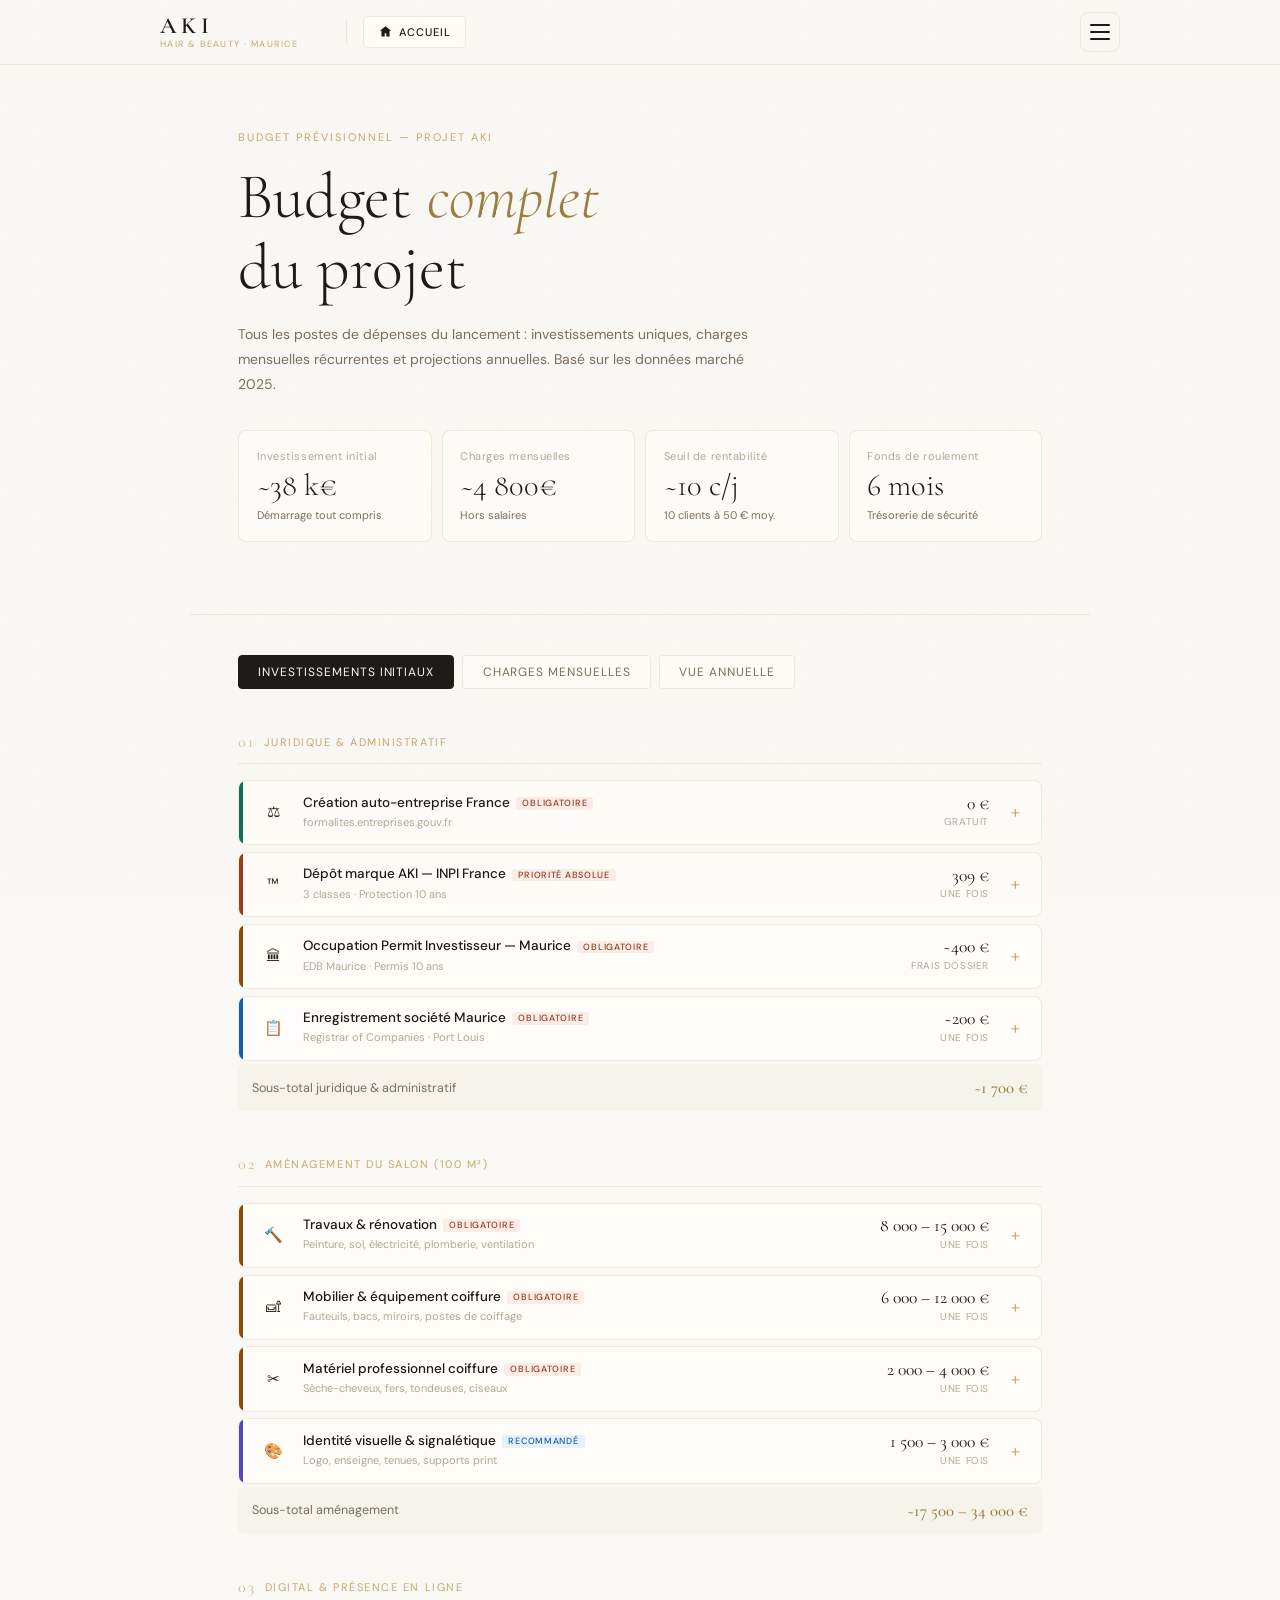
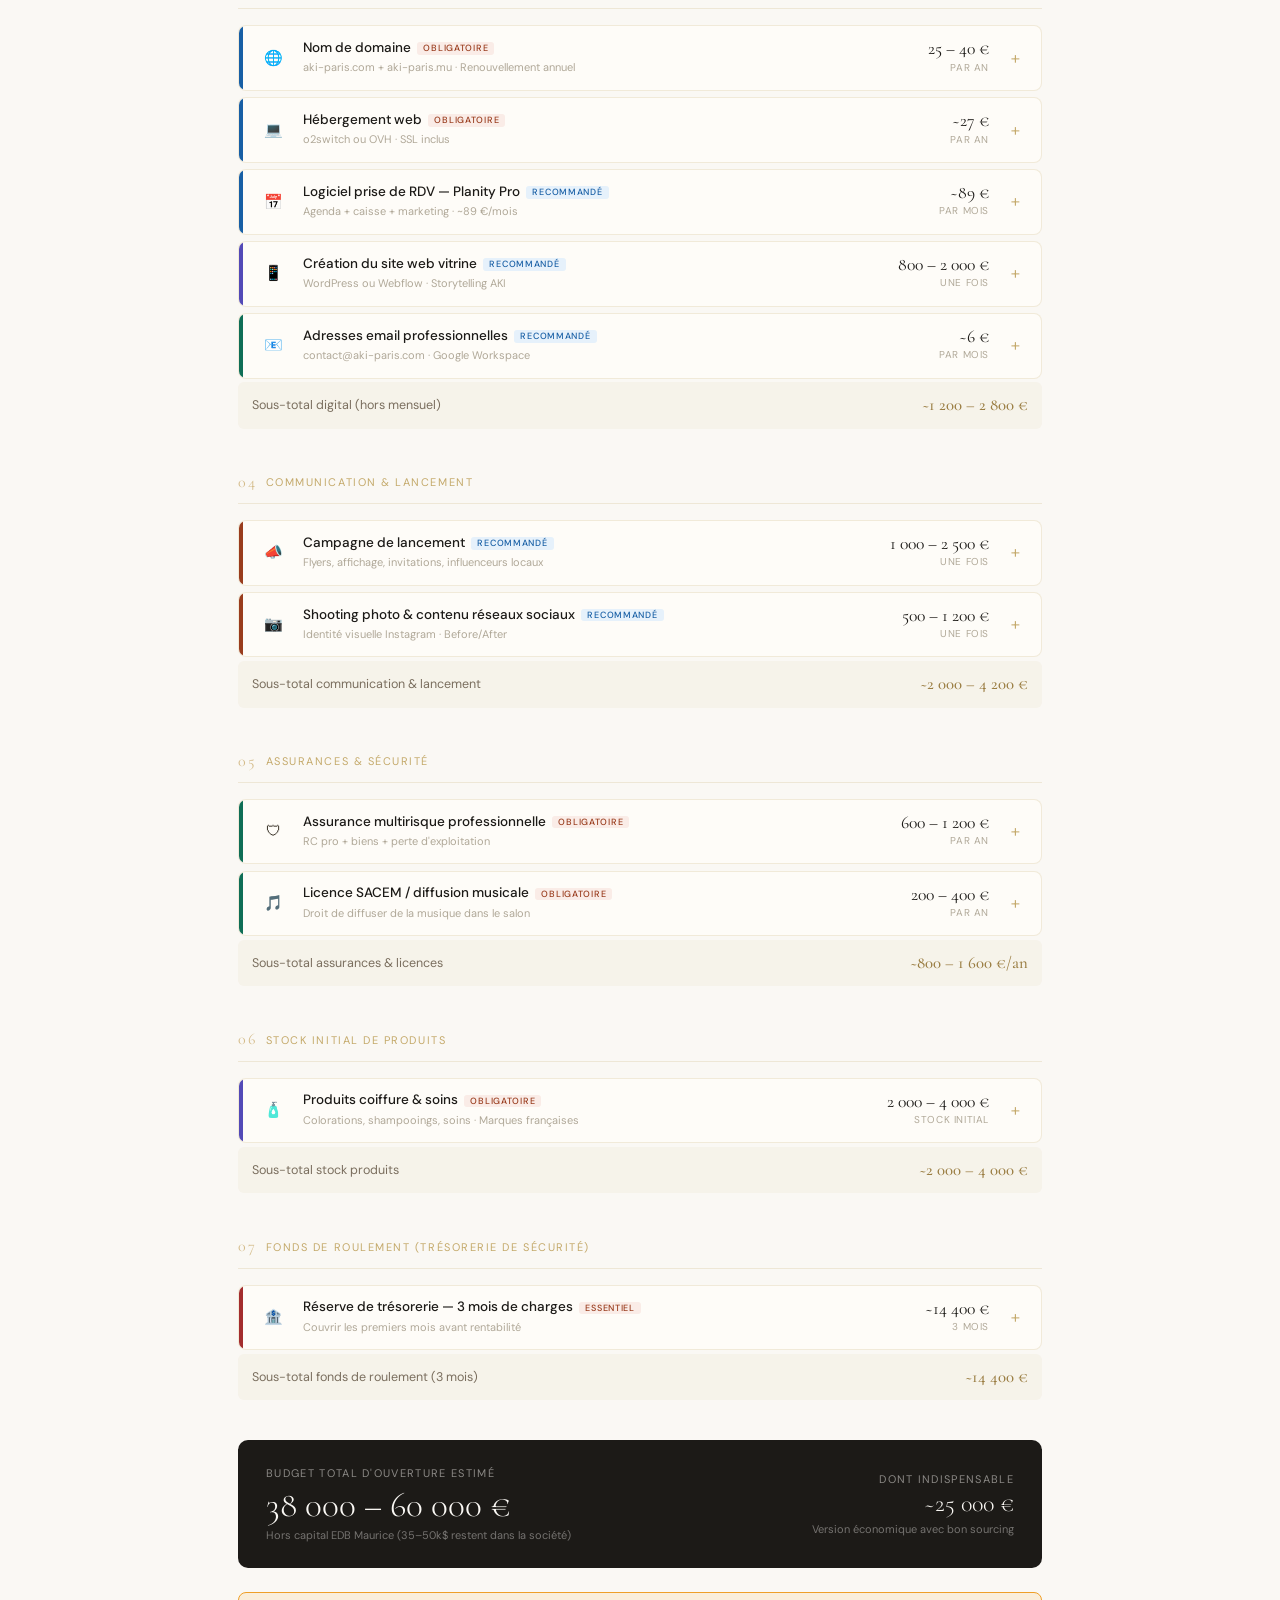
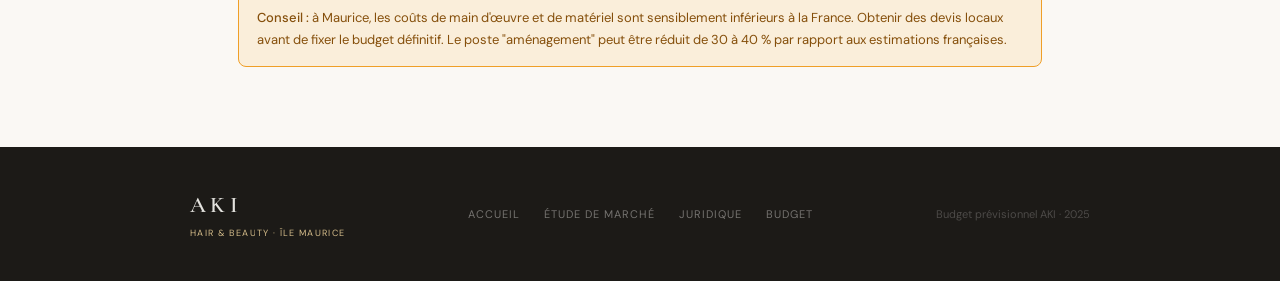
<file: aki-budget.html>
<!DOCTYPE html>
<html lang="fr">
<head>
  <meta charset="UTF-8" />
  <meta name="viewport" content="width=device-width, initial-scale=1.0" />
  <title>AKI — Budget prévisionnel complet</title>
  <link rel="preconnect" href="https://fonts.googleapis.com" />
  <link rel="preconnect" href="https://fonts.gstatic.com" crossorigin />
  <link href="https://fonts.googleapis.com/css2?family=Cormorant+Garamond:ital,wght@0,300;0,400;0,600;1,300;1,400&family=DM+Sans:wght@300;400;500&display=swap" rel="stylesheet" />
  <style>
    *, *::before, *::after { box-sizing: border-box; margin: 0; padding: 0; }
    :root {
      --cream: #FAF8F4; --beige: #F0EBE1;
      --gold: #C4A96A; --gold-light: #D4BC8A; --gold-dark: #9A7D42;
      --charcoal: #1C1A17; --text-main: #2A2318;
      --text-muted: #7A6E5E; --text-faint: #B0A898;
      --line: rgba(196,169,106,0.22);
      --card-bg: #FEFCF8; --card-border: rgba(196,169,106,0.22);
      --teal: #0F6E56; --teal-bg: #E1F5EE; --teal-b: #5DCAA5;
      --blue: #185FA5; --blue-bg: #E6F1FB; --blue-b: #85B7EB;
      --amber: #854F0B; --amber-bg: #FAEEDA; --amber-b: #EF9F27;
      --coral: #993C1D; --coral-bg: #FAECE7; --coral-b: #F0997B;
      --purple: #534AB7; --purple-bg: #EEEDFE; --purple-b: #AFA9EC;
      --red: #A32D2D; --red-bg: #FCEBEB; --red-b: #F09595;
      --font-serif: 'Cormorant Garamond', Georgia, serif;
      --font-sans: 'DM Sans', sans-serif;
      --max-w: 900px; --pad: clamp(1.25rem,5vw,3rem);
    }
    html { scroll-behavior: smooth; }
    body { background: var(--cream); color: var(--text-main); font-family: var(--font-sans); font-size: 15px; line-height: 1.65; }

    .grain { position:fixed; inset:0; pointer-events:none; z-index:999; opacity:.025; background-image:url("data:image/svg+xml,%3Csvg viewBox='0 0 256 256' xmlns='http://www.w3.org/2000/svg'%3E%3Cfilter id='n'%3E%3CfeTurbulence type='fractalNoise' baseFrequency='0.9' numOctaves='4' stitchTiles='stitch'/%3E%3C/filter%3E%3Crect width='100%25' height='100%25' filter='url(%23n)'/%3E%3C/svg%3E"); background-size:128px; }

    /* NAV */
    nav { position:sticky; top:0; z-index:200; background:rgba(250,248,244,.96); backdrop-filter:blur(14px); border-bottom:1px solid var(--line); }
    .nav-inner { max-width:var(--max-w); margin:0 auto; padding:0 var(--pad); display:flex; align-items:center; height:60px; gap:0; }
    .nav-logo { font-family:var(--font-serif); font-size:1.45rem; font-weight:600; letter-spacing:.2em; color:var(--charcoal); text-decoration:none; flex-shrink:0; line-height:1; margin-right:2rem; }
    .nav-logo small { display:block; font-size:9px; letter-spacing:.15em; color:var(--gold); text-transform:uppercase; font-family:var(--font-sans); font-weight:400; margin-top:2px; }
    .nav-links { display:flex; align-items:center; gap:.1rem; flex:1; list-style:none; }
    .nav-links a { font-size:11px; letter-spacing:.07em; text-transform:uppercase; color:var(--text-muted); text-decoration:none; padding:.4rem .75rem; border-radius:4px; transition:color .15s,background .15s; white-space:nowrap; }
    .nav-links a:hover,.nav-links a.active { color:var(--gold-dark); background:rgba(196,169,106,.08); }
    .nav-burger { display:none; margin-left:auto; background:none; border:none; cursor:pointer; flex-direction:column; gap:5px; padding:.5rem; }
    .nav-burger span { display:block; width:22px; height:1.5px; background:var(--text-main); border-radius:2px; transition:all .25s; }
    .nav-burger.open span:nth-child(1){transform:rotate(45deg) translate(4.5px,4.5px);}
    .nav-burger.open span:nth-child(2){opacity:0;}
    .nav-burger.open span:nth-child(3){transform:rotate(-45deg) translate(4.5px,-4.5px);}
    .mobile-nav { display:none; position:fixed; top:60px; left:0; right:0; background:rgba(250,248,244,.98); backdrop-filter:blur(14px); border-bottom:1px solid var(--line); z-index:190; padding:1rem var(--pad) 1.5rem; flex-direction:column; gap:.1rem; }
    .mobile-nav.open{display:flex;}
    .mobile-nav a { font-size:13px; letter-spacing:.07em; text-transform:uppercase; color:var(--text-muted); text-decoration:none; padding:.7rem 0; border-bottom:1px solid rgba(196,169,106,.1); transition:color .15s; }
    .mobile-nav a:last-child{border-bottom:none;}
    .mobile-nav a:hover{color:var(--gold-dark);}

    /* HERO */
    .hero { max-width:var(--max-w); margin:0 auto; padding:4rem var(--pad) 3rem; border-bottom:1px solid var(--line); }
    .hero-ey { font-size:11px; letter-spacing:.18em; text-transform:uppercase; color:var(--gold); margin-bottom:1rem; }
    .hero-title { font-family:var(--font-serif); font-size:clamp(2.4rem,6vw,4rem); font-weight:300; line-height:1.1; color:var(--charcoal); margin-bottom:1.2rem; }
    .hero-title em { font-style:italic; color:var(--gold-dark); }
    .hero-desc { font-size:14px; color:var(--text-muted); max-width:520px; line-height:1.8; margin-bottom:2rem; }

    /* KPI GRID */
    .kpi-grid { display:grid; grid-template-columns:repeat(auto-fit,minmax(150px,1fr)); gap:10px; margin-bottom:1.5rem; }
    .kpi { background:var(--card-bg); border:1px solid var(--card-border); border-radius:8px; padding:1rem 1.1rem; }
    .kpi-lbl { font-size:11px; color:var(--text-faint); letter-spacing:.05em; margin-bottom:.4rem; }
    .kpi-val { font-family:var(--font-serif); font-size:1.9rem; font-weight:300; color:var(--charcoal); line-height:1; }
    .kpi-sub { font-size:11px; color:var(--text-muted); margin-top:.3rem; }

    /* TABS */
    .tabs-wrap { max-width:var(--max-w); margin:0 auto; padding:2.5rem var(--pad) 0; }
    .tabs { display:flex; gap:.5rem; margin-bottom:2rem; }
    .tab { font-size:12px; letter-spacing:.08em; text-transform:uppercase; padding:.5rem 1.2rem; border-radius:4px; border:1px solid var(--card-border); background:var(--card-bg); color:var(--text-muted); cursor:pointer; transition:all .15s; font-family:var(--font-sans); }
    .tab.active { background:var(--charcoal); color:var(--cream); border-color:var(--charcoal); }
    .tab:hover:not(.active) { border-color:var(--gold); color:var(--gold-dark); }

    /* MAIN */
    main { max-width:var(--max-w); margin:0 auto; padding:0 var(--pad) 5rem; }
    .panel { display:none; }
    .panel.active { display:block; }

    /* SECTION LABEL */
    .sec-lbl { font-size:11px; letter-spacing:.14em; text-transform:uppercase; color:var(--gold); margin:2.5rem 0 1rem; padding-bottom:.5rem; border-bottom:1px solid var(--line); display:flex; align-items:center; gap:.6rem; }
    .sec-lbl-num { font-family:var(--font-serif); font-size:1rem; color:var(--gold-light); }

    /* BUDGET ROWS */
    .budget-block { margin-bottom:.4rem; }
    .budget-row { display:flex; align-items:stretch; background:var(--card-bg); border:1px solid var(--card-border); border-radius:8px; overflow:hidden; margin-bottom:6px; cursor:pointer; transition:border-color .15s; }
    .budget-row:hover { border-color:rgba(196,169,106,.5); }
    .budget-row.open { border-color:var(--gold); }
    .row-accent { width:4px; flex-shrink:0; }
    .row-body { flex:1; padding:.85rem 1rem; display:flex; align-items:center; gap:1rem; }
    .row-icon { font-size:15px; width:28px; text-align:center; flex-shrink:0; }
    .row-content { flex:1; }
    .row-title { font-size:13.5px; font-weight:500; color:var(--charcoal); line-height:1.2; }
    .row-sub { font-size:11px; color:var(--text-faint); margin-top:2px; }
    .row-right { text-align:right; flex-shrink:0; }
    .row-amount { font-family:var(--font-serif); font-size:1.1rem; font-weight:400; color:var(--charcoal); line-height:1; }
    .row-period { font-size:10px; color:var(--text-faint); letter-spacing:.06em; text-transform:uppercase; margin-top:2px; }
    .row-toggle { font-size:1.1rem; font-weight:300; color:var(--gold); flex-shrink:0; transition:transform .2s; width:20px; text-align:center; }
    .budget-row.open .row-toggle { transform:rotate(45deg); }
    .row-detail { display:none; padding:.75rem 1rem .9rem 4.5rem; background:rgba(196,169,106,.03); border-top:1px solid var(--line); font-size:12.5px; color:var(--text-muted); line-height:1.7; }
    .budget-row.open + .row-detail { display:block; }
    .detail-items { display:flex; flex-direction:column; gap:.25rem; }
    .detail-item { display:flex; justify-content:space-between; align-items:center; padding:.25rem 0; border-bottom:1px solid rgba(196,169,106,.07); }
    .detail-item:last-child { border-bottom:none; }
    .detail-name { color:var(--text-muted); }
    .detail-val { font-weight:500; color:var(--text-main); flex-shrink:0; margin-left:.5rem; }
    .detail-note { margin-top:.6rem; font-size:12px; color:var(--text-faint); font-style:italic; }

    /* BADGE */
    .badge { display:inline-block; font-size:9px; letter-spacing:.08em; text-transform:uppercase; padding:1px 6px; border-radius:3px; font-weight:500; margin-left:.4rem; vertical-align:middle; }
    .b-required { background:var(--coral-bg); color:var(--coral); }
    .b-recommended { background:var(--blue-bg); color:var(--blue); }
    .b-optional { background:var(--teal-bg); color:var(--teal); }

    /* SUBTOTAL */
    .subtotal { display:flex; justify-content:space-between; align-items:center; padding:.6rem .9rem; background:rgba(196,169,106,.07); border-radius:6px; margin:-.2rem 0 .5rem; font-size:12.5px; }
    .subtotal span:first-child { color:var(--text-muted); }
    .subtotal span:last-child { font-weight:500; color:var(--gold-dark); font-family:var(--font-serif); font-size:1.05rem; }

    /* TOTAL BAR */
    .total-bar { background:var(--charcoal); border-radius:10px; padding:1.5rem 1.75rem; margin-top:2.5rem; display:flex; justify-content:space-between; align-items:center; flex-wrap:wrap; gap:1rem; }
    .total-label { font-size:11px; letter-spacing:.12em; text-transform:uppercase; color:rgba(250,248,244,.5); margin-bottom:.25rem; }
    .total-val { font-family:var(--font-serif); font-size:2.2rem; font-weight:300; color:var(--cream); line-height:1; }
    .total-sub { font-size:11px; color:rgba(250,248,244,.4); margin-top:.25rem; }
    .total-right { text-align:right; }
    .total-right .total-label { text-align:right; }

    /* ALERT BOX */
    .alert { background:var(--amber-bg); border:1px solid var(--amber-b); border-radius:8px; padding:.9rem 1.1rem; margin-top:1.5rem; font-size:13px; color:var(--amber); line-height:1.7; }
    .alert strong { font-weight:500; }

    /* CHART BAR */
    .chart-section { margin-top:2.5rem; }
    .chart-row { display:flex; align-items:center; gap:.75rem; margin-bottom:.7rem; }
    .chart-label { font-size:12px; color:var(--text-muted); width:160px; flex-shrink:0; text-align:right; }
    .chart-track { flex:1; height:10px; background:rgba(196,169,106,.12); border-radius:5px; overflow:hidden; }
    .chart-fill { height:100%; border-radius:5px; transition:width .6s ease; }
    .chart-val { font-size:12px; font-weight:500; color:var(--text-main); width:80px; flex-shrink:0; }

    /* FOOTER */
    footer { background:var(--charcoal); padding:2.5rem var(--pad); }
    .footer-inner { max-width:var(--max-w); margin:0 auto; display:flex; justify-content:space-between; align-items:center; flex-wrap:wrap; gap:1.5rem; }
    .footer-logo { font-family:var(--font-serif); font-size:1.4rem; font-weight:600; letter-spacing:.2em; color:rgba(250,248,244,.9); }
    .footer-logo small { display:block; font-size:9px; letter-spacing:.15em; color:var(--gold-light); font-family:var(--font-sans); font-weight:400; text-transform:uppercase; margin-top:2px; }
    .footer-nav { display:flex; gap:1.5rem; list-style:none; flex-wrap:wrap; }
    .footer-nav a { font-size:11px; letter-spacing:.09em; text-transform:uppercase; color:rgba(250,248,244,.4); text-decoration:none; transition:color .15s; }
    .footer-nav a:hover { color:var(--gold-light); }
    .footer-copy { font-size:11px; color:rgba(250,248,244,.22); }

    @media(max-width:640px){
      .nav-links{display:none;}
      .nav-burger{display:flex;}
      .chart-label{width:100px;font-size:11px;}
      .total-bar{flex-direction:column;text-align:center;}
      .total-right{text-align:center;}
    }
  </style>
</head>
<body>
<div class="grain"></div>

<!-- NAV -->

<!-- HERO -->
<section class="hero">
  <p class="hero-ey">Budget prévisionnel — Projet AKI</p>
  <h1 class="hero-title">Budget <em>complet</em><br />du projet</h1>
  <p class="hero-desc">Tous les postes de dépenses du lancement : investissements uniques, charges mensuelles récurrentes et projections annuelles. Basé sur les données marché 2025.</p>
  <div class="kpi-grid">
    <div class="kpi"><div class="kpi-lbl">Investissement initial</div><div class="kpi-val">~38 k€</div><div class="kpi-sub">Démarrage tout compris</div></div>
    <div class="kpi"><div class="kpi-lbl">Charges mensuelles</div><div class="kpi-val">~4 800€</div><div class="kpi-sub">Hors salaires</div></div>
    <div class="kpi"><div class="kpi-lbl">Seuil de rentabilité</div><div class="kpi-val">~10 c/j</div><div class="kpi-sub">10 clients à 50 € moy.</div></div>
    <div class="kpi"><div class="kpi-lbl">Fonds de roulement</div><div class="kpi-val">6 mois</div><div class="kpi-sub">Trésorerie de sécurité</div></div>
  </div>
</section>

<!-- TABS -->
<div class="tabs-wrap">
  <div class="tabs">
    <button class="tab active" onclick="switchTab('invest')">Investissements initiaux</button>
    <button class="tab" onclick="switchTab('mensuel')">Charges mensuelles</button>
    <button class="tab" onclick="switchTab('annuel')">Vue annuelle</button>
  </div>
</div>

<main>

<!-- ========================
     PANEL 1 — INVESTISSEMENTS
======================== -->
<div class="panel active" id="panel-invest">

  <!-- JURIDIQUE & ADMINISTRATIF -->
  <div class="sec-lbl"><span class="sec-lbl-num">01</span> Juridique &amp; administratif</div>

  <div class="budget-block">
    <div class="budget-row" onclick="toggleRow(this)">
      <div class="row-accent" style="background:var(--teal)"></div>
      <div class="row-body">
        <div class="row-icon">⚖</div>
        <div class="row-content"><div class="row-title">Création auto-entreprise France<span class="badge b-required">Obligatoire</span></div><div class="row-sub">formalites.entreprises.gouv.fr</div></div>
        <div class="row-right"><div class="row-amount">0 €</div><div class="row-period">Gratuit</div></div>
        <div class="row-toggle">+</div>
      </div>
    </div>
    <div class="row-detail"><div class="detail-items"><div class="detail-item"><span class="detail-name">Inscription Guichet unique INPI</span><span class="detail-val">0 €</span></div><div class="detail-item"><span class="detail-name">Immatriculation Répertoire des Métiers (CMA)</span><span class="detail-val">0 €</span></div></div><div class="detail-note">Entièrement gratuit depuis 2023. Délai : 1 semaine.</div></div>
  </div>

  <div class="budget-block">
    <div class="budget-row" onclick="toggleRow(this)">
      <div class="row-accent" style="background:var(--coral)"></div>
      <div class="row-body">
        <div class="row-icon">™</div>
        <div class="row-content"><div class="row-title">Dépôt marque AKI — INPI France<span class="badge b-required">Priorité absolue</span></div><div class="row-sub">3 classes · Protection 10 ans</div></div>
        <div class="row-right"><div class="row-amount">309 €</div><div class="row-period">Une fois</div></div>
        <div class="row-toggle">+</div>
      </div>
    </div>
    <div class="row-detail"><div class="detail-items"><div class="detail-item"><span class="detail-name">Classe 44 — Coiffure &amp; beauté (base)</span><span class="detail-val">190 €</span></div><div class="detail-item"><span class="detail-name">Classe 41 — Formation professionnelle</span><span class="detail-val">40 €</span></div><div class="detail-item"><span class="detail-name">Classe 35 — Franchise &amp; commerce</span><span class="detail-val">40 €</span></div><div class="detail-item"><span class="detail-name">Dépôt logo (optionnel mais recommandé)</span><span class="detail-val">39 €</span></div></div><div class="detail-note">Vérifier la disponibilité gratuitement sur data.inpi.fr avant de déposer. Protection immédiate à la date du dépôt.</div></div>
  </div>

  <div class="budget-block">
    <div class="budget-row" onclick="toggleRow(this)">
      <div class="row-accent" style="background:var(--amber)"></div>
      <div class="row-body">
        <div class="row-icon">🏛</div>
        <div class="row-content"><div class="row-title">Occupation Permit Investisseur — Maurice<span class="badge b-required">Obligatoire</span></div><div class="row-sub">EDB Maurice · Permis 10 ans</div></div>
        <div class="row-right"><div class="row-amount">~400 €</div><div class="row-period">Frais dossier</div></div>
        <div class="row-toggle">+</div>
      </div>
    </div>
    <div class="row-detail"><div class="detail-items"><div class="detail-item"><span class="detail-name">Frais de dossier EDB (~20 000 MUR)</span><span class="detail-val">~400 €</span></div><div class="detail-item"><span class="detail-name">Capital à transférer (reste dans l'entreprise)</span><span class="detail-val">35 000 – 50 000 $</span></div></div><div class="detail-note">Le capital transféré n'est pas une dépense — c'est le capital de roulement de ta société mauricienne qui sert à financer le salon.</div></div>
  </div>

  <div class="budget-block">
    <div class="budget-row" onclick="toggleRow(this)">
      <div class="row-accent" style="background:var(--blue)"></div>
      <div class="row-body">
        <div class="row-icon">📋</div>
        <div class="row-content"><div class="row-title">Enregistrement société Maurice<span class="badge b-required">Obligatoire</span></div><div class="row-sub">Registrar of Companies · Port Louis</div></div>
        <div class="row-right"><div class="row-amount">~200 €</div><div class="row-period">Une fois</div></div>
        <div class="row-toggle">+</div>
      </div>
    </div>
    <div class="row-detail"><div class="detail-items"><div class="detail-item"><span class="detail-name">Frais d'enregistrement société (LTD)</span><span class="detail-val">~200 €</span></div><div class="detail-item"><span class="detail-name">Rédaction statuts (avocat local recommandé)</span><span class="detail-val">300 – 600 €</span></div></div><div class="detail-note">Recommandé : passer par un avocat ou notaire local pour la rédaction des statuts. Budget total conseillé : ~800 €.</div></div>
  </div>

  <div class="subtotal"><span>Sous-total juridique &amp; administratif</span><span>~1 700 €</span></div>

  <!-- AMÉNAGEMENT -->
  <div class="sec-lbl"><span class="sec-lbl-num">02</span> Aménagement du salon (100 m²)</div>

  <div class="budget-block">
    <div class="budget-row" onclick="toggleRow(this)">
      <div class="row-accent" style="background:var(--amber)"></div>
      <div class="row-body">
        <div class="row-icon">🔨</div>
        <div class="row-content"><div class="row-title">Travaux &amp; rénovation<span class="badge b-required">Obligatoire</span></div><div class="row-sub">Peinture, sol, électricité, plomberie, ventilation</div></div>
        <div class="row-right"><div class="row-amount">8 000 – 15 000 €</div><div class="row-period">Une fois</div></div>
        <div class="row-toggle">+</div>
      </div>
    </div>
    <div class="row-detail"><div class="detail-items"><div class="detail-item"><span class="detail-name">Revêtements sol + peinture (100 m²)</span><span class="detail-val">3 000 – 5 000 €</span></div><div class="detail-item"><span class="detail-name">Électricité &amp; éclairage professionnel</span><span class="detail-val">2 000 – 4 000 €</span></div><div class="detail-item"><span class="detail-name">Plomberie (bacs shampooing, cabines)</span><span class="detail-val">1 500 – 3 000 €</span></div><div class="detail-item"><span class="detail-name">Ventilation (obligatoire en salon coiffure)</span><span class="detail-val">1 000 – 2 000 €</span></div><div class="detail-item"><span class="detail-name">Cloisons, aménagement cabines esthétiques</span><span class="detail-val">500 – 1 000 €</span></div></div><div class="detail-note">À Maurice, les coûts de main d'œuvre sont sensiblement inférieurs à la France. Prévoir des devis locaux.</div></div>
  </div>

  <div class="budget-block">
    <div class="budget-row" onclick="toggleRow(this)">
      <div class="row-accent" style="background:var(--amber)"></div>
      <div class="row-body">
        <div class="row-icon">🛋</div>
        <div class="row-content"><div class="row-title">Mobilier &amp; équipement coiffure<span class="badge b-required">Obligatoire</span></div><div class="row-sub">Fauteuils, bacs, miroirs, postes de coiffage</div></div>
        <div class="row-right"><div class="row-amount">6 000 – 12 000 €</div><div class="row-period">Une fois</div></div>
        <div class="row-toggle">+</div>
      </div>
    </div>
    <div class="row-detail"><div class="detail-items"><div class="detail-item"><span class="detail-name">4 fauteuils de coiffage premium (600–1 000 €/u)</span><span class="detail-val">2 400 – 4 000 €</span></div><div class="detail-item"><span class="detail-name">2–3 bacs à shampooing (700–1 200 €/u)</span><span class="detail-val">1 400 – 3 600 €</span></div><div class="detail-item"><span class="detail-name">Postes de coiffage + miroirs (200–500 €/u)</span><span class="detail-val">800 – 2 000 €</span></div><div class="detail-item"><span class="detail-name">Meuble d'accueil + caisse</span><span class="detail-val">800 – 1 500 €</span></div><div class="detail-item"><span class="detail-name">Chaises d'attente + déco</span><span class="detail-val">600 – 900 €</span></div></div></div>
  </div>

  <div class="budget-block">
    <div class="budget-row" onclick="toggleRow(this)">
      <div class="row-accent" style="background:var(--amber)"></div>
      <div class="row-body">
        <div class="row-icon">✂</div>
        <div class="row-content"><div class="row-title">Matériel professionnel coiffure<span class="badge b-required">Obligatoire</span></div><div class="row-sub">Sèche-cheveux, fers, tondeuses, ciseaux</div></div>
        <div class="row-right"><div class="row-amount">2 000 – 4 000 €</div><div class="row-period">Une fois</div></div>
        <div class="row-toggle">+</div>
      </div>
    </div>
    <div class="row-detail"><div class="detail-items"><div class="detail-item"><span class="detail-name">Sèche-cheveux professionnels (x4)</span><span class="detail-val">600 – 1 200 €</span></div><div class="detail-item"><span class="detail-name">Fers à lisser + boucleurs</span><span class="detail-val">400 – 800 €</span></div><div class="detail-item"><span class="detail-name">Tondeuses + ciseaux professionnels</span><span class="detail-val">500 – 1 000 €</span></div><div class="detail-item"><span class="detail-name">Matériel esthétique (cabines)</span><span class="detail-val">500 – 1 000 €</span></div></div></div>
  </div>

  <div class="budget-block">
    <div class="budget-row" onclick="toggleRow(this)">
      <div class="row-accent" style="background:var(--purple)"></div>
      <div class="row-body">
        <div class="row-icon">🎨</div>
        <div class="row-content"><div class="row-title">Identité visuelle &amp; signalétique<span class="badge b-recommended">Recommandé</span></div><div class="row-sub">Logo, enseigne, tenues, supports print</div></div>
        <div class="row-right"><div class="row-amount">1 500 – 3 000 €</div><div class="row-period">Une fois</div></div>
        <div class="row-toggle">+</div>
      </div>
    </div>
    <div class="row-detail"><div class="detail-items"><div class="detail-item"><span class="detail-name">Création logo + charte graphique</span><span class="detail-val">500 – 1 200 €</span></div><div class="detail-item"><span class="detail-name">Enseigne lumineuse vitrine</span><span class="detail-val">500 – 1 000 €</span></div><div class="detail-item"><span class="detail-name">Tenues uniformisées (x3–4 personnes)</span><span class="detail-val">300 – 500 €</span></div><div class="detail-item"><span class="detail-name">Flyers, cartes de visite, menu services</span><span class="detail-val">200 – 300 €</span></div></div></div>
  </div>

  <div class="subtotal"><span>Sous-total aménagement</span><span>~17 500 – 34 000 €</span></div>

  <!-- DIGITAL -->
  <div class="sec-lbl"><span class="sec-lbl-num">03</span> Digital &amp; présence en ligne</div>

  <div class="budget-block">
    <div class="budget-row" onclick="toggleRow(this)">
      <div class="row-accent" style="background:var(--blue)"></div>
      <div class="row-body">
        <div class="row-icon">🌐</div>
        <div class="row-content"><div class="row-title">Nom de domaine<span class="badge b-required">Obligatoire</span></div><div class="row-sub">aki-paris.com + aki-paris.mu · Renouvellement annuel</div></div>
        <div class="row-right"><div class="row-amount">25 – 40 €</div><div class="row-period">Par an</div></div>
        <div class="row-toggle">+</div>
      </div>
    </div>
    <div class="row-detail"><div class="detail-items"><div class="detail-item"><span class="detail-name">Domain .com (ex : aki-paris.com)</span><span class="detail-val">~15 €/an</span></div><div class="detail-item"><span class="detail-name">Domain .mu (Maurice)</span><span class="detail-val">~25 €/an</span></div></div><div class="detail-note">Recommandé : acheter les deux extensions pour protéger la marque. Fournisseurs : OVH, Gandi, Ionos.</div></div>
  </div>

  <div class="budget-block">
    <div class="budget-row" onclick="toggleRow(this)">
      <div class="row-accent" style="background:var(--blue)"></div>
      <div class="row-body">
        <div class="row-icon">💻</div>
        <div class="row-content"><div class="row-title">Hébergement web<span class="badge b-required">Obligatoire</span></div><div class="row-sub">o2switch ou OVH · SSL inclus</div></div>
        <div class="row-right"><div class="row-amount">~27 €</div><div class="row-period">Par an</div></div>
        <div class="row-toggle">+</div>
      </div>
    </div>
    <div class="row-detail"><div class="detail-items"><div class="detail-item"><span class="detail-name">Hébergement mutualisé illimité (o2switch)</span><span class="detail-val">~27 €/an</span></div><div class="detail-item"><span class="detail-name">Certificat SSL (souvent inclus)</span><span class="detail-val">Gratuit</span></div></div><div class="detail-note">o2switch = meilleur rapport qualité/prix français. Domaine souvent offert la 1ère année.</div></div>
  </div>

  <div class="budget-block">
    <div class="budget-row" onclick="toggleRow(this)">
      <div class="row-accent" style="background:var(--blue)"></div>
      <div class="row-body">
        <div class="row-icon">📅</div>
        <div class="row-content"><div class="row-title">Logiciel prise de RDV — Planity Pro<span class="badge b-recommended">Recommandé</span></div><div class="row-sub">Agenda + caisse + marketing · ~89 €/mois</div></div>
        <div class="row-right"><div class="row-amount">~89 €</div><div class="row-period">Par mois</div></div>
        <div class="row-toggle">+</div>
      </div>
    </div>
    <div class="row-detail"><div class="detail-items"><div class="detail-item"><span class="detail-name">Formule agenda seul</span><span class="detail-val">~59 €/mois</span></div><div class="detail-item"><span class="detail-name">Formule agenda + caisse NF525</span><span class="detail-val">~89 €/mois</span></div><div class="detail-item"><span class="detail-name">Sans engagement · Sans commission sur RDV directs</span><span class="detail-val">✓</span></div></div><div class="detail-note">Alternative moins chère : SimplyBook.me (~10 €/mois) pour démarrer. Planity apporte aussi de la visibilité via sa marketplace.</div></div>
  </div>

  <div class="budget-block">
    <div class="budget-row" onclick="toggleRow(this)">
      <div class="row-accent" style="background:var(--purple)"></div>
      <div class="row-body">
        <div class="row-icon">📱</div>
        <div class="row-content"><div class="row-title">Création du site web vitrine<span class="badge b-recommended">Recommandé</span></div><div class="row-sub">WordPress ou Webflow · Storytelling AKI</div></div>
        <div class="row-right"><div class="row-amount">800 – 2 000 €</div><div class="row-period">Une fois</div></div>
        <div class="row-toggle">+</div>
      </div>
    </div>
    <div class="row-detail"><div class="detail-items"><div class="detail-item"><span class="detail-name">Création site WordPress (freelance)</span><span class="detail-val">800 – 2 000 €</span></div><div class="detail-item"><span class="detail-name">Thème premium (Divi, Elementor...)</span><span class="detail-val">50 – 120 €</span></div><div class="detail-item"><span class="detail-name">Photos professionnelles du salon</span><span class="detail-val">300 – 600 €</span></div></div><div class="detail-note">Option économique : utiliser Wix ou Squarespace soi-même (~15 €/mois). Option premium : WordPress sur hébergement propre avec site sur-mesure.</div></div>
  </div>

  <div class="budget-block">
    <div class="budget-row" onclick="toggleRow(this)">
      <div class="row-accent" style="background:var(--teal)"></div>
      <div class="row-body">
        <div class="row-icon">📧</div>
        <div class="row-content"><div class="row-title">Adresses email professionnelles<span class="badge b-recommended">Recommandé</span></div><div class="row-sub">contact@aki-paris.com · Google Workspace</div></div>
        <div class="row-right"><div class="row-amount">~6 €</div><div class="row-period">Par mois</div></div>
        <div class="row-toggle">+</div>
      </div>
    </div>
    <div class="row-detail"><div class="detail-items"><div class="detail-item"><span class="detail-name">Google Workspace Business Starter (1 user)</span><span class="detail-val">~6 €/mois</span></div><div class="detail-item"><span class="detail-name">Alternative : email pro via hébergeur (o2switch)</span><span class="detail-val">Inclus</span></div></div></div>
  </div>

  <div class="subtotal"><span>Sous-total digital (hors mensuel)</span><span>~1 200 – 2 800 €</span></div>

  <!-- LANCEMENT -->
  <div class="sec-lbl"><span class="sec-lbl-num">04</span> Communication &amp; lancement</div>

  <div class="budget-block">
    <div class="budget-row" onclick="toggleRow(this)">
      <div class="row-accent" style="background:var(--coral)"></div>
      <div class="row-body">
        <div class="row-icon">📣</div>
        <div class="row-content"><div class="row-title">Campagne de lancement<span class="badge b-recommended">Recommandé</span></div><div class="row-sub">Flyers, affichage, invitations, influenceurs locaux</div></div>
        <div class="row-right"><div class="row-amount">1 000 – 2 500 €</div><div class="row-period">Une fois</div></div>
        <div class="row-toggle">+</div>
      </div>
    </div>
    <div class="row-detail"><div class="detail-items"><div class="detail-item"><span class="detail-name">Impression flyers + affiches (2 000 ex.)</span><span class="detail-val">200 – 400 €</span></div><div class="detail-item"><span class="detail-name">Affichage dans lieux touristiques</span><span class="detail-val">200 – 500 €</span></div><div class="detail-item"><span class="detail-name">Invitations soirée d'ouverture</span><span class="detail-val">300 – 600 €</span></div><div class="detail-item"><span class="detail-name">Collaboration influenceurs locaux (x2–3)</span><span class="detail-val">300 – 1 000 €</span></div></div></div>
  </div>

  <div class="budget-block">
    <div class="budget-row" onclick="toggleRow(this)">
      <div class="row-accent" style="background:var(--coral)"></div>
      <div class="row-body">
        <div class="row-icon">📷</div>
        <div class="row-content"><div class="row-title">Shooting photo &amp; contenu réseaux sociaux<span class="badge b-recommended">Recommandé</span></div><div class="row-sub">Identité visuelle Instagram · Before/After</div></div>
        <div class="row-right"><div class="row-amount">500 – 1 200 €</div><div class="row-period">Une fois</div></div>
        <div class="row-toggle">+</div>
      </div>
    </div>
    <div class="row-detail"><div class="detail-items"><div class="detail-item"><span class="detail-name">Photographe professionnel (demi-journée)</span><span class="detail-val">300 – 700 €</span></div><div class="detail-item"><span class="detail-name">Création templates Instagram + Canva Pro</span><span class="detail-val">100 – 200 €</span></div><div class="detail-item"><span class="detail-name">Vidéo courte de présentation du salon</span><span class="detail-val">100 – 300 €</span></div></div></div>
  </div>

  <div class="subtotal"><span>Sous-total communication &amp; lancement</span><span>~2 000 – 4 200 €</span></div>

  <!-- SÉCURITÉ -->
  <div class="sec-lbl"><span class="sec-lbl-num">05</span> Assurances &amp; sécurité</div>

  <div class="budget-block">
    <div class="budget-row" onclick="toggleRow(this)">
      <div class="row-accent" style="background:var(--teal)"></div>
      <div class="row-body">
        <div class="row-icon">🛡</div>
        <div class="row-content"><div class="row-title">Assurance multirisque professionnelle<span class="badge b-required">Obligatoire</span></div><div class="row-sub">RC pro + biens + perte d'exploitation</div></div>
        <div class="row-right"><div class="row-amount">600 – 1 200 €</div><div class="row-period">Par an</div></div>
        <div class="row-toggle">+</div>
      </div>
    </div>
      <div class="row-detail"><div class="detail-items"><div class="detail-item"><span class="detail-name">Responsabilité civile professionnelle</span><span class="detail-val">Inclus</span></div><div class="detail-item"><span class="detail-name">Protection du matériel et mobilier</span><span class="detail-val">Inclus</span></div><div class="detail-item"><span class="detail-name">Perte d'exploitation en cas de sinistre</span><span class="detail-val">Inclus</span></div></div><div class="detail-note">Fourchette observée en 2025 : 300 à 1 200 €/an selon surface et CA. Obligatoire avant ouverture.</div></div>
  </div>

  <div class="budget-block">
    <div class="budget-row" onclick="toggleRow(this)">
      <div class="row-accent" style="background:var(--teal)"></div>
      <div class="row-body">
        <div class="row-icon">🎵</div>
        <div class="row-content"><div class="row-title">Licence SACEM / diffusion musicale<span class="badge b-required">Obligatoire</span></div><div class="row-sub">Droit de diffuser de la musique dans le salon</div></div>
        <div class="row-right"><div class="row-amount">200 – 400 €</div><div class="row-period">Par an</div></div>
        <div class="row-toggle">+</div>
      </div>
    </div>
    <div class="row-detail"><div class="detail-note">Obligatoire si vous diffusez de la musique dans le salon (radio, playlist...). Tarif calculé selon surface et nombre d'enceintes. Équivalent mauricien à se renseigner localement.</div></div>
  </div>

  <div class="subtotal"><span>Sous-total assurances &amp; licences</span><span>~800 – 1 600 €/an</span></div>

  <!-- PRODUITS -->
  <div class="sec-lbl"><span class="sec-lbl-num">06</span> Stock initial de produits</div>

  <div class="budget-block">
    <div class="budget-row" onclick="toggleRow(this)">
      <div class="row-accent" style="background:var(--purple)"></div>
      <div class="row-body">
        <div class="row-icon">🧴</div>
        <div class="row-content"><div class="row-title">Produits coiffure &amp; soins<span class="badge b-required">Obligatoire</span></div><div class="row-sub">Colorations, shampooings, soins · Marques françaises</div></div>
        <div class="row-right"><div class="row-amount">2 000 – 4 000 €</div><div class="row-period">Stock initial</div></div>
        <div class="row-toggle">+</div>
      </div>
    </div>
    <div class="row-detail"><div class="detail-items"><div class="detail-item"><span class="detail-name">Colorations professionnelles (Schwarzkopf, L'Oréal Pro)</span><span class="detail-val">800 – 1 500 €</span></div><div class="detail-item"><span class="detail-name">Shampooings, soins, masques</span><span class="detail-val">500 – 1 000 €</span></div><div class="detail-item"><span class="detail-name">Produits esthétiques (cires, huiles, soins visage)</span><span class="detail-val">400 – 800 €</span></div><div class="detail-item"><span class="detail-name">Produits vente comptoir (revente aux clients)</span><span class="detail-val">300 – 700 €</span></div></div><div class="detail-note">Utiliser des marques françaises (Kérastase, L'Oréal Professionnel) renforce l'image premium et le savoir-faire français.</div></div>
  </div>

  <div class="subtotal"><span>Sous-total stock produits</span><span>~2 000 – 4 000 €</span></div>

  <!-- TRÉSORERIE -->
  <div class="sec-lbl"><span class="sec-lbl-num">07</span> Fonds de roulement (trésorerie de sécurité)</div>

  <div class="budget-block">
    <div class="budget-row" onclick="toggleRow(this)">
      <div class="row-accent" style="background:var(--red)"></div>
      <div class="row-body">
        <div class="row-icon">🏦</div>
        <div class="row-content"><div class="row-title">Réserve de trésorerie — 3 mois de charges<span class="badge b-required">Essentiel</span></div><div class="row-sub">Couvrir les premiers mois avant rentabilité</div></div>
        <div class="row-right"><div class="row-amount">~14 400 €</div><div class="row-period">3 mois</div></div>
        <div class="row-toggle">+</div>
      </div>
    </div>
    <div class="row-detail"><div class="detail-items"><div class="detail-item"><span class="detail-name">Loyer × 3 mois (600 € × 3)</span><span class="detail-val">1 800 €</span></div><div class="detail-item"><span class="detail-name">Salaires × 3 mois (~2 800 € × 3)</span><span class="detail-val">8 400 €</span></div><div class="detail-item"><span class="detail-name">Charges courantes × 3 mois (~1 400 € × 3)</span><span class="detail-val">4 200 €</span></div></div><div class="detail-note">Idéalement viser 6 mois de réserve (~28 800 €). La clientèle hôtelière met 1 à 3 mois à se constituer.</div></div>
  </div>

  <div class="subtotal"><span>Sous-total fonds de roulement (3 mois)</span><span>~14 400 €</span></div>

  <!-- TOTAL INVEST -->
  <div class="total-bar">
    <div>
      <div class="total-label">Budget total d'ouverture estimé</div>
      <div class="total-val">38 000 – 60 000 €</div>
      <div class="total-sub">Hors capital EDB Maurice (35–50k$ restent dans la société)</div>
    </div>
    <div class="total-right">
      <div class="total-label">Dont indispensable</div>
      <div class="total-val" style="font-size:1.5rem">~25 000 €</div>
      <div class="total-sub">Version économique avec bon sourcing</div>
    </div>
  </div>

  <div class="alert"><strong>Conseil :</strong> à Maurice, les coûts de main d'œuvre et de matériel sont sensiblement inférieurs à la France. Obtenir des devis locaux avant de fixer le budget définitif. Le poste "aménagement" peut être réduit de 30 à 40 % par rapport aux estimations françaises.</div>

</div>

<!-- ========================
     PANEL 2 — MENSUEL
======================== -->
<div class="panel" id="panel-mensuel">

  <div class="sec-lbl"><span class="sec-lbl-num">01</span> Loyer &amp; charges fixes</div>

  <div class="budget-block">
    <div class="budget-row" onclick="toggleRow(this)">
      <div class="row-accent" style="background:var(--amber)"></div>
      <div class="row-body">
        <div class="row-icon">🏠</div>
        <div class="row-content"><div class="row-title">Loyer du local<span class="badge b-required">Obligatoire</span></div><div class="row-sub">100 m² zone touristique Maurice</div></div>
        <div class="row-right"><div class="row-amount">600 €</div><div class="row-period">Par mois</div></div>
        <div class="row-toggle">+</div>
      </div>
    </div>
    <div class="row-detail"><div class="detail-note">Loyer indiqué = estimation du projet. À Maurice, les locaux commerciaux en zone touristique (Grand Baie, Tamarin) se louent entre 1 500 et 2 500 €/mois pour 100 m². À confirmer selon l'emplacement exact choisi.</div></div>
  </div>

  <div class="budget-block">
    <div class="budget-row" onclick="toggleRow(this)">
      <div class="row-accent" style="background:var(--amber)"></div>
      <div class="row-body">
        <div class="row-icon">⚡</div>
        <div class="row-content"><div class="row-title">Électricité, eau, internet<span class="badge b-required">Obligatoire</span></div><div class="row-sub">Climatisation + usage professionnel</div></div>
        <div class="row-right"><div class="row-amount">300 – 500 €</div><div class="row-period">Par mois</div></div>
        <div class="row-toggle">+</div>
      </div>
    </div>
    <div class="row-detail"><div class="detail-items"><div class="detail-item"><span class="detail-name">Électricité (clim + matériel)</span><span class="detail-val">200 – 350 €</span></div><div class="detail-item"><span class="detail-name">Eau (bacs shampooing × usage intensif)</span><span class="detail-val">60 – 100 €</span></div><div class="detail-item"><span class="detail-name">Internet fibre pro</span><span class="detail-val">40 – 50 €</span></div></div></div>
  </div>

  <div class="subtotal"><span>Sous-total loyer + charges</span><span>~900 – 1 100 €/mois</span></div>

  <div class="sec-lbl"><span class="sec-lbl-num">02</span> Masse salariale</div>

  <div class="budget-block">
    <div class="budget-row" onclick="toggleRow(this)">
      <div class="row-accent" style="background:var(--blue)"></div>
      <div class="row-body">
        <div class="row-icon">👥</div>
        <div class="row-content"><div class="row-title">2 coiffeurs / esthéticiennes locaux<span class="badge b-required">Obligatoire</span></div><div class="row-sub">Salaire brut ~18 000 MUR / mois chacun</div></div>
        <div class="row-right"><div class="row-amount">~720 €</div><div class="row-period">Par mois (2 pers.)</div></div>
        <div class="row-toggle">+</div>
      </div>
    </div>
    <div class="row-detail"><div class="detail-items"><div class="detail-item"><span class="detail-name">Coiffeur 1 (~18 000 MUR brut)</span><span class="detail-val">~360 €</span></div><div class="detail-item"><span class="detail-name">Coiffeur 2 / esthéticienne (~18 000 MUR brut)</span><span class="detail-val">~360 €</span></div></div><div class="detail-note">1 € ≈ 50 MUR. Salaire moyen secteur beauté à Maurice : 13 800 – 36 600 MUR/mois. Les charges patronales à Maurice sont inférieures à celles en France.</div></div>
  </div>

  <div class="budget-block">
    <div class="budget-row" onclick="toggleRow(this)">
      <div class="row-accent" style="background:var(--blue)"></div>
      <div class="row-body">
        <div class="row-icon">🙋</div>
        <div class="row-content"><div class="row-title">Assistant(e) d'accueil (mi-temps)<span class="badge b-recommended">Recommandé</span></div><div class="row-sub">Accueil clients, réseaux sociaux, caisse</div></div>
        <div class="row-right"><div class="row-amount">~200 €</div><div class="row-period">Par mois</div></div>
        <div class="row-toggle">+</div>
      </div>
    </div>
    <div class="row-detail"><div class="detail-note">Poste essentiel pour maintenir l'image premium : accueil chaleureux, gestion des réservations, animation réseaux sociaux. Peut être un étudiant en alternance ou en formation.</div></div>
  </div>

  <div class="subtotal"><span>Sous-total masse salariale</span><span>~920 €/mois</span></div>

  <div class="sec-lbl"><span class="sec-lbl-num">03</span> Digital &amp; outils récurrents</div>

  <div class="budget-block">
    <div class="budget-row" onclick="toggleRow(this)">
      <div class="row-accent" style="background:var(--teal)"></div>
      <div class="row-body">
        <div class="row-icon">📅</div>
        <div class="row-content"><div class="row-title">Planity Pro — Agenda + caisse<span class="badge b-recommended">Recommandé</span></div><div class="row-sub">Réservations en ligne + gestion salon</div></div>
        <div class="row-right"><div class="row-amount">~89 €</div><div class="row-period">Par mois</div></div>
        <div class="row-toggle">+</div>
      </div>
    </div>
    <div class="row-detail"><div class="detail-note">Formule complète avec caisse NF525, rappels SMS automatiques, marketplace pour trouver de nouveaux clients. Alternative économique : SimplyBook.me à ~10 €/mois pour démarrer.</div></div>
  </div>

  <div class="budget-block">
    <div class="budget-row" onclick="toggleRow(this)">
      <div class="row-accent" style="background:var(--teal)"></div>
      <div class="row-body">
        <div class="row-icon">🌐</div>
        <div class="row-content"><div class="row-title">Hébergement + domaine (mensuel)<span class="badge b-required">Obligatoire</span></div><div class="row-sub">Site web + emails pro</div></div>
        <div class="row-right"><div class="row-amount">~9 €</div><div class="row-period">Par mois</div></div>
        <div class="row-toggle">+</div>
      </div>
    </div>
    <div class="row-detail"><div class="detail-items"><div class="detail-item"><span class="detail-name">Hébergement o2switch (~27 €/an)</span><span class="detail-val">~2 €/mois</span></div><div class="detail-item"><span class="detail-name">Nom de domaine (~40 €/an)</span><span class="detail-val">~3 €/mois</span></div><div class="detail-item"><span class="detail-name">Email pro Google Workspace</span><span class="detail-val">~6 €/mois</span></div></div></div>
  </div>

  <div class="budget-block">
    <div class="budget-row" onclick="toggleRow(this)">
      <div class="row-accent" style="background:var(--purple)"></div>
      <div class="row-body">
        <div class="row-icon">🎨</div>
        <div class="row-content"><div class="row-title">Canva Pro — Contenus visuels<span class="badge b-recommended">Recommandé</span></div><div class="row-sub">Stories, posts, supports print</div></div>
        <div class="row-right"><div class="row-amount">~13 €</div><div class="row-period">Par mois</div></div>
        <div class="row-toggle">+</div>
      </div>
    </div>
    <div class="row-detail"><div class="detail-note">Canva Pro permet de créer tous les visuels Instagram, stories, flyers et menus de services sans graphiste. Indispensable pour maintenir une image soignée au quotidien.</div></div>
  </div>

  <div class="subtotal"><span>Sous-total digital récurrent</span><span>~111 €/mois</span></div>

  <div class="sec-lbl"><span class="sec-lbl-num">04</span> Marketing &amp; communication</div>

  <div class="budget-block">
    <div class="budget-row" onclick="toggleRow(this)">
      <div class="row-accent" style="background:var(--coral)"></div>
      <div class="row-body">
        <div class="row-icon">📱</div>
        <div class="row-content"><div class="row-title">Publicité réseaux sociaux (Instagram / Facebook)<span class="badge b-recommended">Recommandé</span></div><div class="row-sub">Sponsoring posts · Ciblage touristes &amp; locaux</div></div>
        <div class="row-right"><div class="row-amount">100 – 300 €</div><div class="row-period">Par mois</div></div>
        <div class="row-toggle">+</div>
      </div>
    </div>
    <div class="row-detail"><div class="detail-note">Avec 100 €/mois bien ciblé, tu peux toucher plusieurs milliers de personnes dans un rayon de 20 km autour du salon. Monter à 200–300 €/mois les 3 premiers mois pour le lancement.</div></div>
  </div>

  <div class="budget-block">
    <div class="budget-row" onclick="toggleRow(this)">
      <div class="row-accent" style="background:var(--coral)"></div>
      <div class="row-body">
        <div class="row-icon">🤝</div>
        <div class="row-content"><div class="row-title">Commissions partenariats hôteliers<span class="badge b-recommended">Recommandé</span></div><div class="row-sub">Rémunération concierges + hôtels prescripteurs</div></div>
        <div class="row-right"><div class="row-amount">100 – 200 €</div><div class="row-period">Par mois</div></div>
        <div class="row-toggle">+</div>
      </div>
    </div>
    <div class="row-detail"><div class="detail-note">Prévoir 5–10 % de commission sur les clients apportés par les hôtels (concierges, conciergeries). C'est un investissement rentable : chaque client hôtelier a un panier moyen 2× plus élevé que la moyenne locale.</div></div>
  </div>

  <div class="subtotal"><span>Sous-total marketing mensuel</span><span>~200 – 500 €/mois</span></div>

  <div class="sec-lbl"><span class="sec-lbl-num">05</span> Produits &amp; consommables</div>

  <div class="budget-block">
    <div class="budget-row" onclick="toggleRow(this)">
      <div class="row-accent" style="background:var(--purple)"></div>
      <div class="row-body">
        <div class="row-icon">🧴</div>
        <div class="row-content"><div class="row-title">Réapprovisionnement produits<span class="badge b-required">Obligatoire</span></div><div class="row-sub">Colorations, soins, consommables cabines</div></div>
        <div class="row-right"><div class="row-amount">500 – 900 €</div><div class="row-period">Par mois</div></div>
        <div class="row-toggle">+</div>
      </div>
    </div>
    <div class="row-detail"><div class="detail-items"><div class="detail-item"><span class="detail-name">Colorations &amp; produits chimiques</span><span class="detail-val">200 – 400 €</span></div><div class="detail-item"><span class="detail-name">Shampooings, soins, masques</span><span class="detail-val">150 – 250 €</span></div><div class="detail-item"><span class="detail-name">Produits esthétiques consommables</span><span class="detail-val">100 – 200 €</span></div><div class="detail-item"><span class="detail-name">Lingerie, serviettes, consommables divers</span><span class="detail-val">50 – 50 €</span></div></div></div>
  </div>

  <div class="subtotal"><span>Sous-total produits</span><span>~500 – 900 €/mois</span></div>

  <div class="sec-lbl"><span class="sec-lbl-num">06</span> Assurances &amp; divers récurrents</div>

  <div class="budget-block">
    <div class="budget-row" onclick="toggleRow(this)">
      <div class="row-accent" style="background:var(--teal)"></div>
      <div class="row-body">
        <div class="row-icon">🛡</div>
        <div class="row-content"><div class="row-title">Assurance pro multirisque<span class="badge b-required">Obligatoire</span></div><div class="row-sub">~900 € / an = 75 €/mois</div></div>
        <div class="row-right"><div class="row-amount">~75 €</div><div class="row-period">Par mois</div></div>
        <div class="row-toggle">+</div>
      </div>
    </div>
    <div class="row-detail"><div class="detail-note">Fourchette annuelle : 600 – 1 200 €. Soit 50 – 100 €/mois. Payer annuellement permet souvent d'obtenir une remise de 5 à 10 %.</div></div>
  </div>

  <div class="budget-block">
    <div class="budget-row" onclick="toggleRow(this)">
      <div class="row-accent" style="background:var(--teal)"></div>
      <div class="row-body">
        <div class="row-icon">🧹</div>
        <div class="row-content"><div class="row-title">Entretien, nettoyage &amp; hygiène<span class="badge b-required">Obligatoire</span></div><div class="row-sub">Produits ménagers, blanchisserie serviettes</div></div>
        <div class="row-right"><div class="row-amount">100 – 200 €</div><div class="row-period">Par mois</div></div>
        <div class="row-toggle">+</div>
      </div>
    </div>
    <div class="row-detail"><div class="detail-note">Inclut : produits désinfectants, blanchisserie ou renouvellement serviettes, entretien matériel (stérilisation ciseaux), produits nettoyage sols.</div></div>
  </div>

  <div class="budget-block">
    <div class="budget-row" onclick="toggleRow(this)">
      <div class="row-accent" style="background:var(--blue)"></div>
      <div class="row-body">
        <div class="row-icon">📊</div>
        <div class="row-content"><div class="row-title">Comptabilité &amp; gestion<span class="badge b-recommended">Recommandé</span></div><div class="row-sub">Comptable ou logiciel compta</div></div>
        <div class="row-right"><div class="row-amount">50 – 150 €</div><div class="row-period">Par mois</div></div>
        <div class="row-toggle">+</div>
      </div>
    </div>
    <div class="row-detail"><div class="detail-items"><div class="detail-item"><span class="detail-name">Logiciel compta (Pennylane, Indy...)</span><span class="detail-val">15 – 30 €/mois</span></div><div class="detail-item"><span class="detail-name">Expert-comptable externe (si nécessaire)</span><span class="detail-val">80 – 150 €/mois</span></div></div><div class="detail-note">En auto-entreprise, un logiciel suffit au départ. Dès que tu as une société à Maurice, un comptable local devient indispensable.</div></div>
  </div>

  <div class="subtotal"><span>Sous-total assurances &amp; divers</span><span>~225 – 425 €/mois</span></div>

  <!-- TOTAL MENSUEL -->
  <div class="total-bar">
    <div>
      <div class="total-label">Total charges mensuelles estimées</div>
      <div class="total-val">~2 856 – 3 945 €</div>
      <div class="total-sub">Hors salaires · Hors ta propre rémunération</div>
    </div>
    <div class="total-right">
      <div class="total-label">Avec salaires (2 employés)</div>
      <div class="total-val" style="font-size:1.5rem">~3 776 – 4 865 €</div>
      <div class="total-sub">Seuil de rentabilité : 10 clients/jour à 50 €</div>
    </div>
  </div>

  <div class="alert"><strong>Seuil de rentabilité :</strong> pour couvrir 4 800 €/mois de charges, il faut un CA de ~4 800 €/mois. Avec un panier moyen de 50 €, cela représente 96 clients/mois soit seulement 4–5 clients par jour d'ouverture. L'objectif de 10 clients/jour dégage donc une marge confortable.</div>

</div>

<!-- ========================
     PANEL 3 — ANNUEL
======================== -->
<div class="panel" id="panel-annuel">

  <div class="sec-lbl"><span class="sec-lbl-num">Synthèse</span> Vue annuelle — Année 1</div>

  <div class="chart-section">
    <div class="chart-row"><div class="chart-label">Aménagement salon</div><div class="chart-track"><div class="chart-fill" style="width:35%;background:#EF9F27"></div></div><div class="chart-val">~20 000 €</div></div>
    <div class="chart-row"><div class="chart-label">Fonds de roulement</div><div class="chart-track"><div class="chart-fill" style="width:28%;background:#E24B4A"></div></div><div class="chart-val">~14 400 €</div></div>
    <div class="chart-row"><div class="chart-label">Produits (stock + mensuel)</div><div class="chart-track"><div class="chart-fill" style="width:20%;background:#7F77DD"></div></div><div class="chart-val">~10 000 €</div></div>
    <div class="chart-row"><div class="chart-label">Juridique &amp; admin</div><div class="chart-track"><div class="chart-fill" style="width:8%;background:#1D9E75"></div></div><div class="chart-val">~3 700 €</div></div>
    <div class="chart-row"><div class="chart-label">Digital &amp; site web</div><div class="chart-track"><div class="chart-fill" style="width:6%;background:#185FA5"></div></div><div class="chart-val">~3 400 €</div></div>
    <div class="chart-row"><div class="chart-label">Communication</div><div class="chart-track"><div class="chart-fill" style="width:6%;background:#D85A30"></div></div><div class="chart-val">~3 200 €</div></div>
    <div class="chart-row"><div class="chart-label">Assurances &amp; divers</div><div class="chart-track"><div class="chart-fill" style="width:4%;background:#888780"></div></div><div class="chart-val">~2 000 €</div></div>
  </div>

  <div class="sec-lbl" style="margin-top:2.5rem">Projections CA — Scénarios</div>

  <div class="budget-block">
    <div class="budget-row" onclick="toggleRow(this)">
      <div class="row-accent" style="background:#E24B4A"></div>
      <div class="row-body">
        <div class="row-icon">📉</div>
        <div class="row-content"><div class="row-title">Scénario pessimiste</div><div class="row-sub">5 clients/jour · Panier moyen 40 €</div></div>
        <div class="row-right"><div class="row-amount">~50 000 €</div><div class="row-period">CA annuel</div></div>
        <div class="row-toggle">+</div>
      </div>
    </div>
    <div class="row-detail"><div class="detail-items"><div class="detail-item"><span class="detail-name">CA mensuel (5 clients × 40 € × 25 j)</span><span class="detail-val">~5 000 €</span></div><div class="detail-item"><span class="detail-name">Charges mensuelles totales</span><span class="detail-val">~4 800 €</span></div><div class="detail-item"><span class="detail-name">Marge mensuelle</span><span class="detail-val">~200 € (à l'équilibre)</span></div></div></div>
  </div>

  <div class="budget-block">
    <div class="budget-row" onclick="toggleRow(this)">
      <div class="row-accent" style="background:#EF9F27"></div>
      <div class="row-body">
        <div class="row-icon">📊</div>
        <div class="row-content"><div class="row-title">Scénario réaliste</div><div class="row-sub">10 clients/jour · Panier moyen 50 €</div></div>
        <div class="row-right"><div class="row-amount">~125 000 €</div><div class="row-period">CA annuel</div></div>
        <div class="row-toggle">+</div>
      </div>
    </div>
    <div class="row-detail"><div class="detail-items"><div class="detail-item"><span class="detail-name">CA mensuel (10 clients × 50 € × 25 j)</span><span class="detail-val">~12 500 €</span></div><div class="detail-item"><span class="detail-name">Charges mensuelles totales</span><span class="detail-val">~4 800 €</span></div><div class="detail-item"><span class="detail-name">Marge mensuelle brute</span><span class="detail-val">~7 700 € (62 %)</span></div></div><div class="detail-note">Objectif atteignable dès le 3e mois avec 2 partenariats hôteliers actifs.</div></div>
  </div>

  <div class="budget-block">
    <div class="budget-row" onclick="toggleRow(this)">
      <div class="row-accent" style="background:#1D9E75"></div>
      <div class="row-body">
        <div class="row-icon">📈</div>
        <div class="row-content"><div class="row-title">Scénario optimiste</div><div class="row-sub">15 clients/jour · Panier moyen 65 €</div></div>
        <div class="row-right"><div class="row-amount">~243 750 €</div><div class="row-period">CA annuel</div></div>
        <div class="row-toggle">+</div>
      </div>
    </div>
    <div class="row-detail"><div class="detail-items"><div class="detail-item"><span class="detail-name">CA mensuel (15 clients × 65 € × 25 j)</span><span class="detail-val">~24 375 €</span></div><div class="detail-item"><span class="detail-name">Charges mensuelles totales</span><span class="detail-val">~4 800 €</span></div><div class="detail-item"><span class="detail-name">Marge mensuelle brute</span><span class="detail-val">~19 575 € (80 %)</span></div></div><div class="detail-note">Réaliste dès l'année 2 avec la formation comme levier de CA additionnel.</div></div>
  </div>

  <div class="total-bar">
    <div>
      <div class="total-label">Objectif seuil rentabilité</div>
      <div class="total-val">4–5 clients/jour</div>
      <div class="total-sub">À 50 € de panier moyen</div>
    </div>
    <div class="total-right">
      <div class="total-label">Retour sur investissement</div>
      <div class="total-val" style="font-size:1.5rem">18 – 24 mois</div>
      <div class="total-sub">Scénario réaliste (10 clients/j)</div>
    </div>
  </div>

  <div class="alert"><strong>Levier formation :</strong> dès le 3e mois, lancer des sessions de formation en soirée (5 000–15 000 MUR/participant) génère un CA additionnel sans coût fixe supplémentaire. C'est le vrai accélérateur de rentabilité d'AKI.</div>

</div>

</main>

<footer>
  <div class="footer-inner">
    <div class="footer-logo">AKI<small>Hair &amp; Beauty · Île Maurice</small></div>
    <ul class="footer-nav">
      <li><a href="index.html">Accueil</a></li>
      <li><a href="aki-etude-marche.html">Étude de marché</a></li>
      <li><a href="aki-juridique.html">Juridique</a></li>
      <li><a href="aki-budget.html">Budget</a></li>
    </ul>
    <div class="footer-copy">Budget prévisionnel AKI · 2025</div>
  </div>
</footer>


<script src="nav.js"></script>
</body>
</html>
</file>
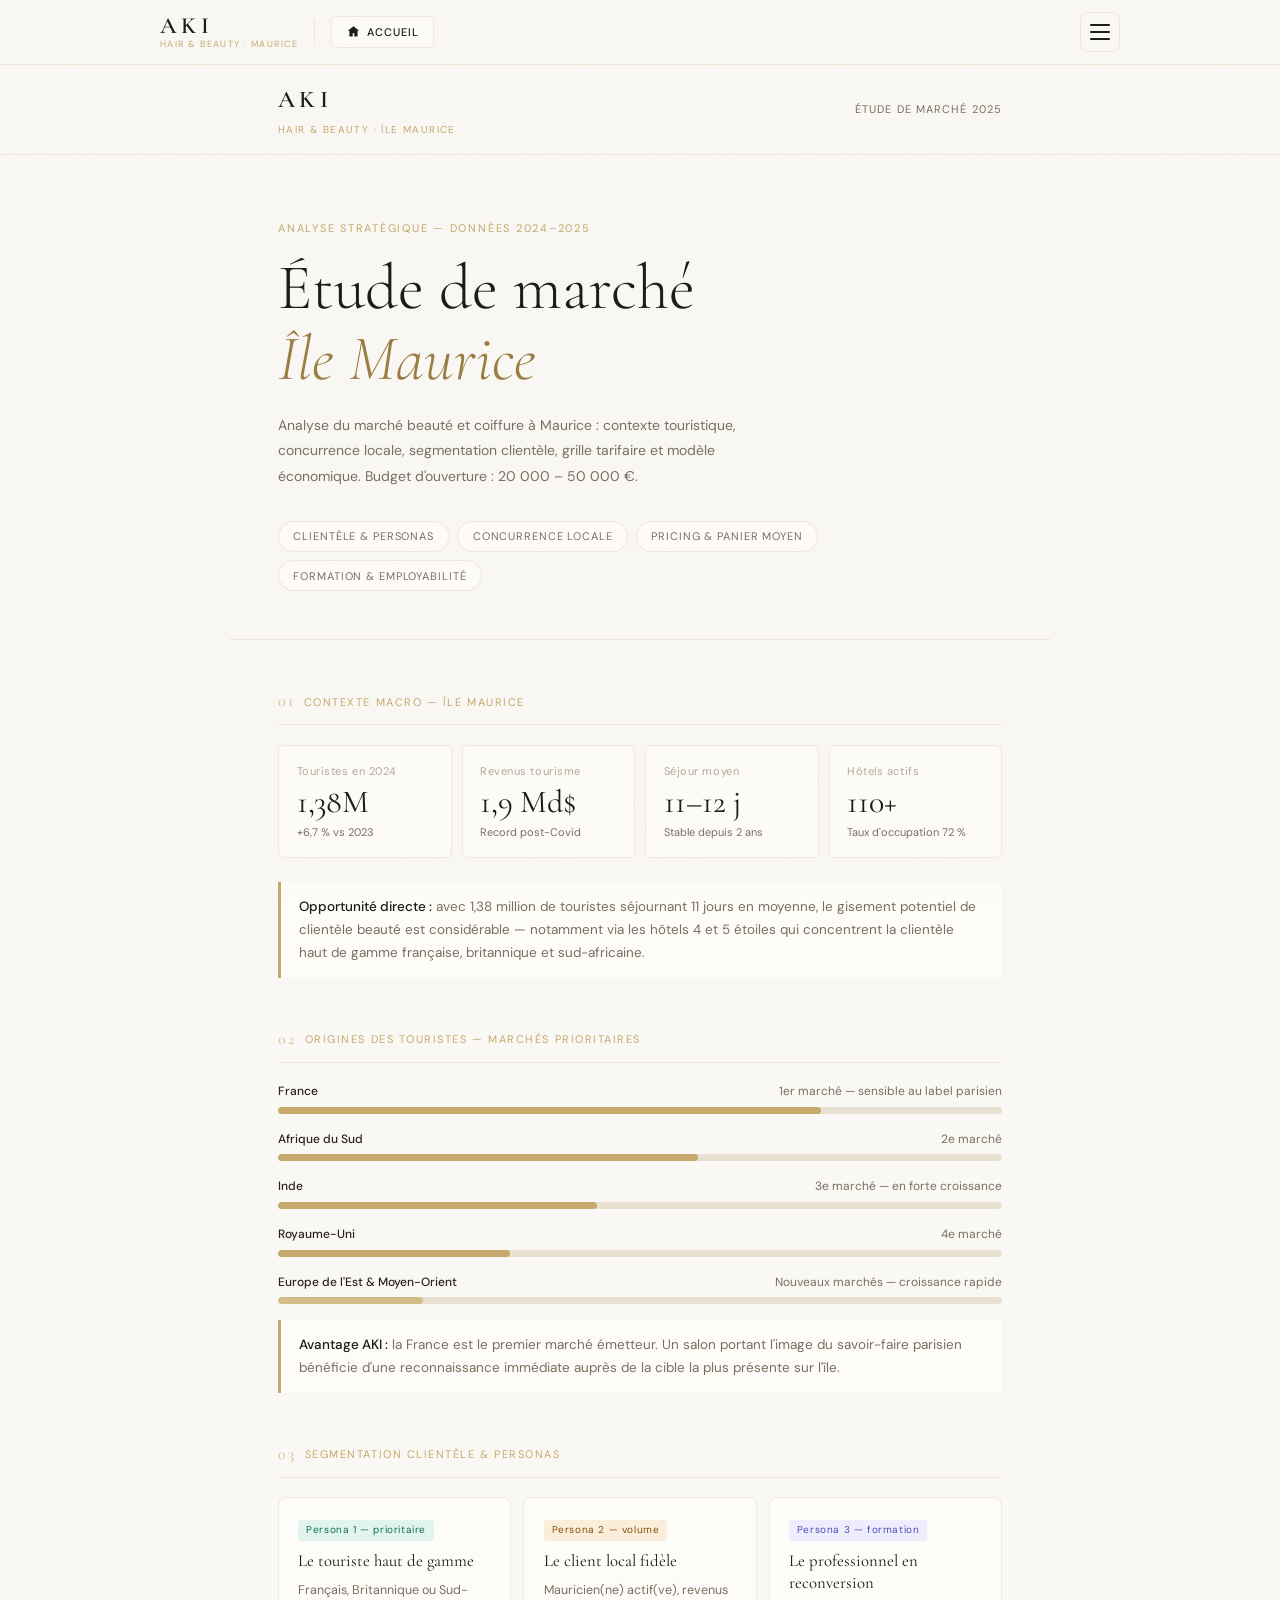
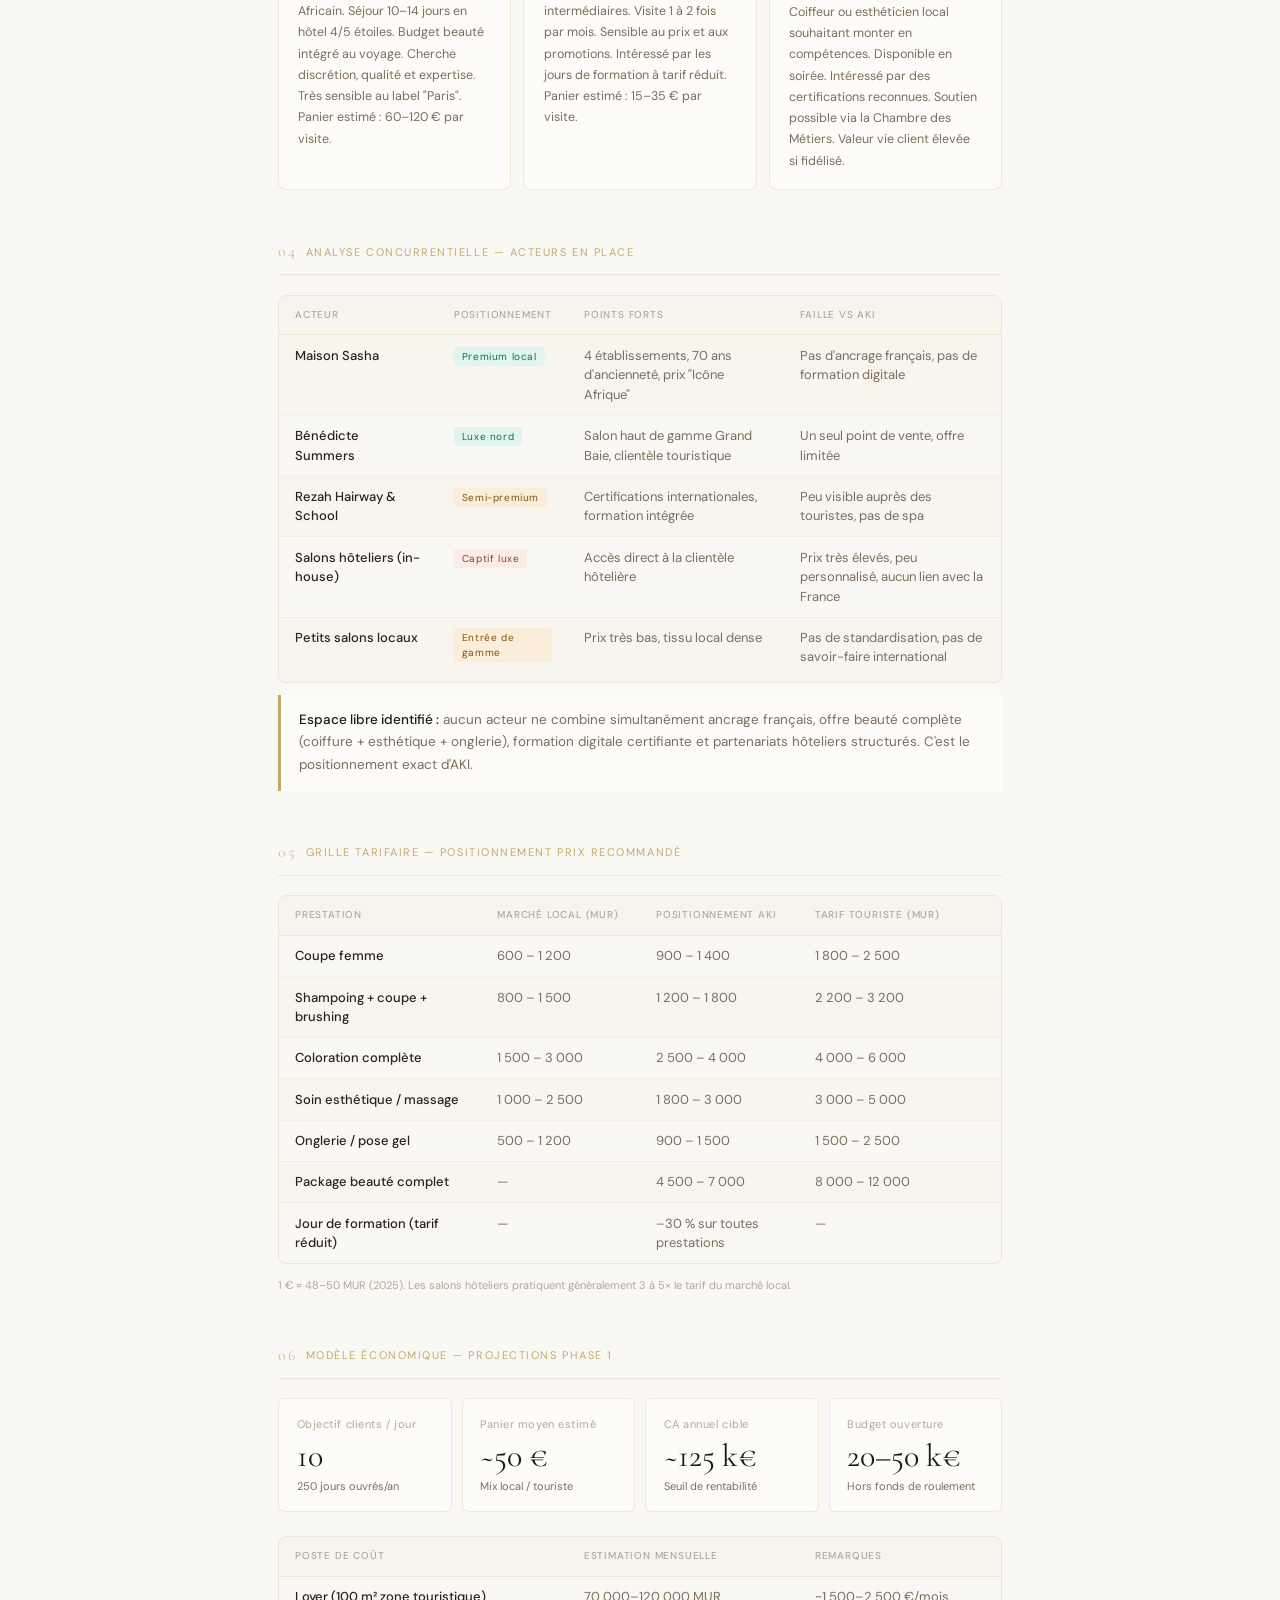
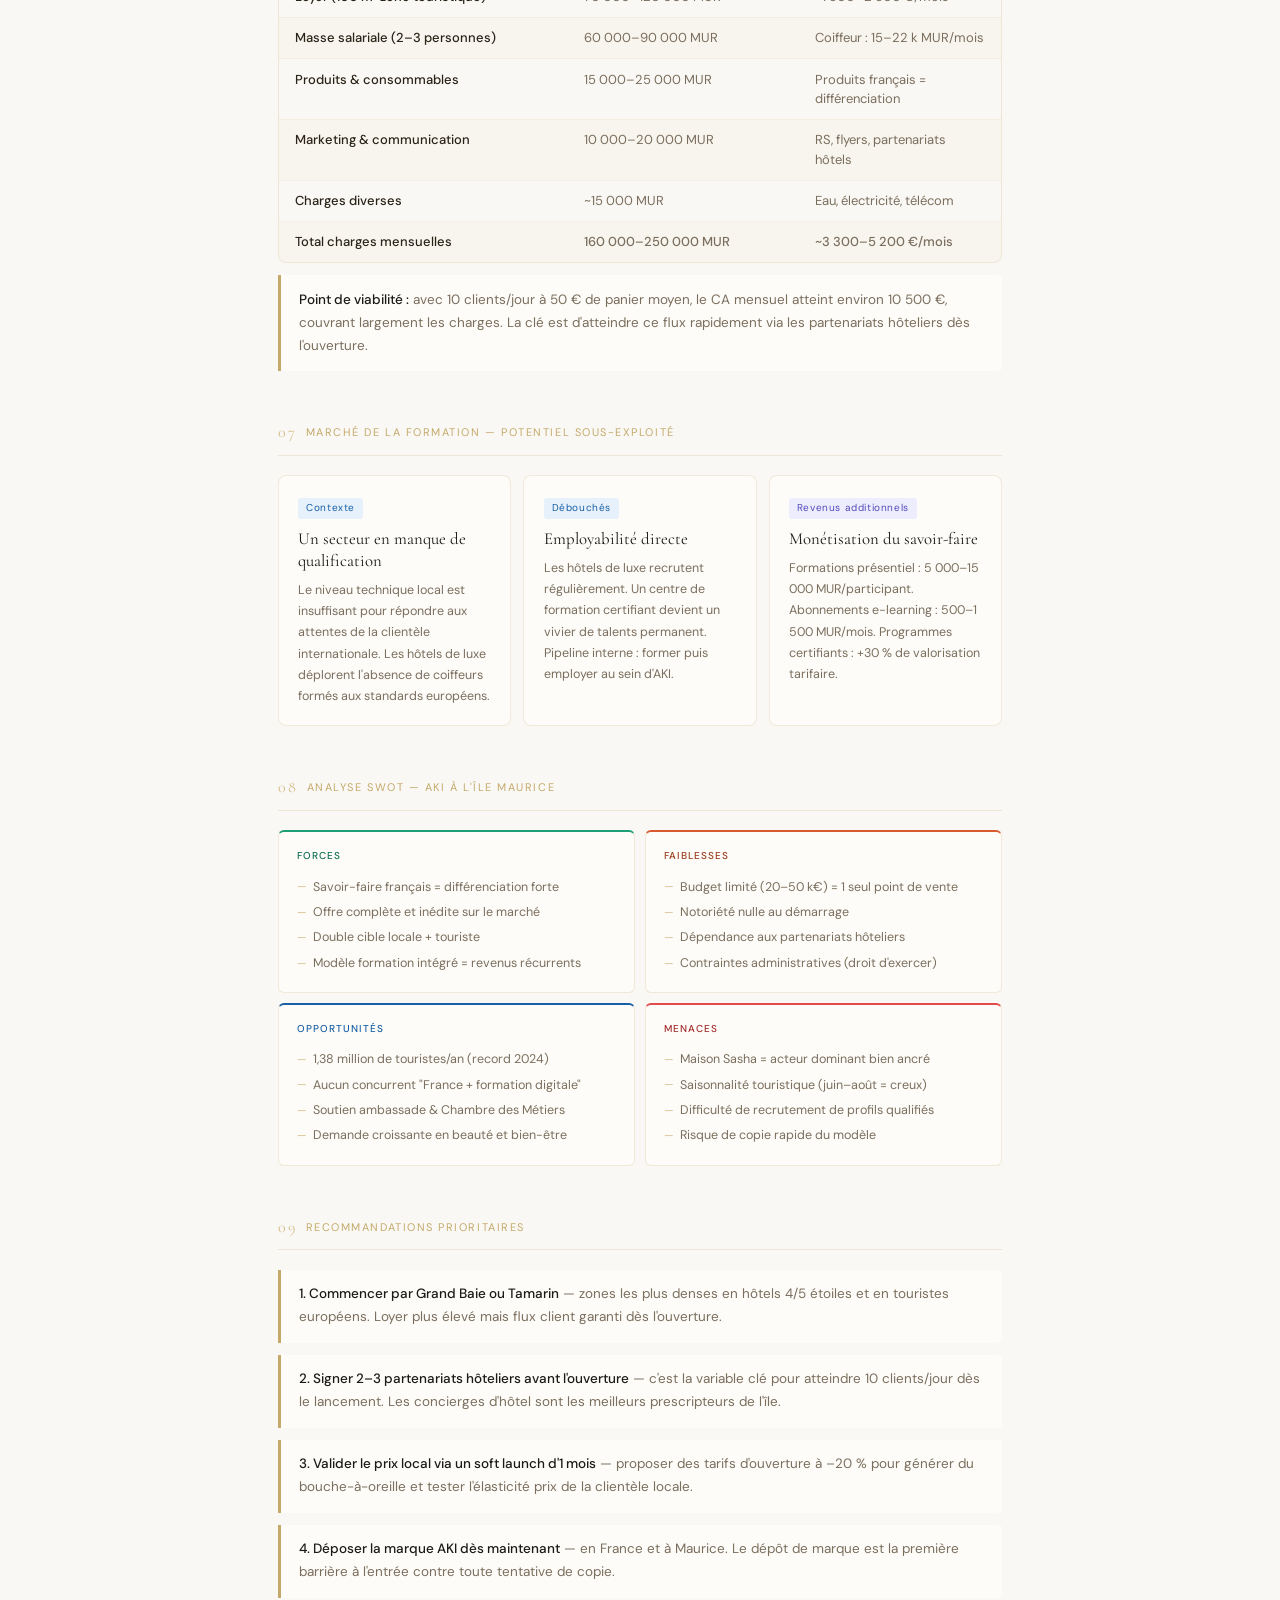
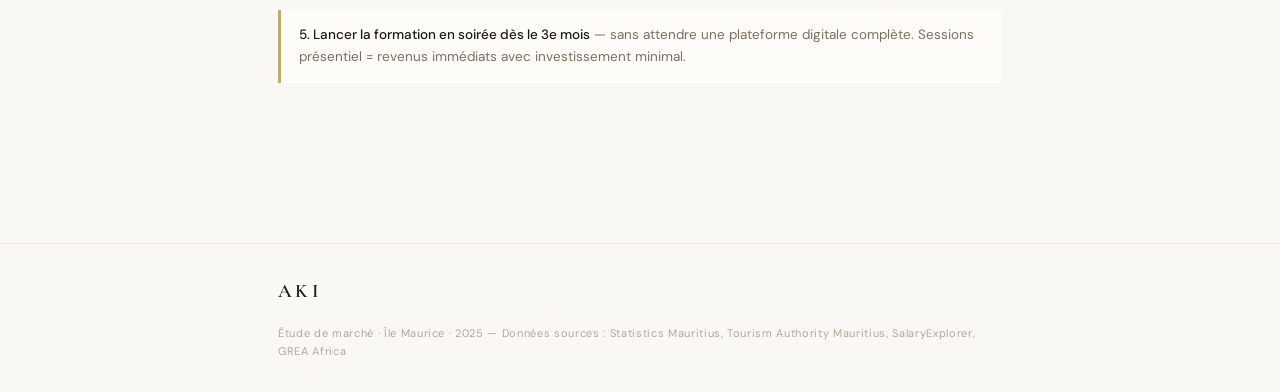
<file: aki-etude-marche.html>
<!DOCTYPE html>
<html lang="fr">
<head>
  <meta charset="UTF-8" />
  <meta name="viewport" content="width=device-width, initial-scale=1.0" />
  <title>AKI — Étude de marché · Île Maurice 2025</title>
  <link rel="preconnect" href="https://fonts.googleapis.com" />
  <link rel="preconnect" href="https://fonts.gstatic.com" crossorigin />
  <link href="https://fonts.googleapis.com/css2?family=Cormorant+Garamond:ital,wght@0,300;0,400;0,600;1,300;1,400&family=DM+Sans:wght@300;400;500&display=swap" rel="stylesheet" />
  <style>
    *, *::before, *::after { box-sizing: border-box; margin: 0; padding: 0; }

    :root {
      --cream: #FAF8F4;
      --beige: #E8E0D0;
      --gold: #C4A96A;
      --gold-light: #D4BC8A;
      --gold-dark: #9A7D42;
      --charcoal: #1C1A17;
      --brown-mid: #5C4E38;
      --text-main: #2A2318;
      --text-muted: #7A6E5E;
      --text-faint: #B0A898;
      --line: rgba(196,169,106,0.22);
      --card-bg: #FEFCF8;
      --card-border: rgba(196,169,106,0.22);
      --teal: #0F6E56; --teal-bg: #E1F5EE;
      --amber: #854F0B; --amber-bg: #FAEEDA;
      --coral: #993C1D; --coral-bg: #FAECE7;
      --purple: #534AB7; --purple-bg: #EEEDFE;
      --blue: #185FA5; --blue-bg: #E6F1FB;
      --red: #A32D2D; --red-bg: #FCEBEB;
      --font-serif: 'Cormorant Garamond', Georgia, serif;
      --font-sans: 'DM Sans', sans-serif;
      --max-w: 820px;
      --pad: clamp(1.5rem, 5vw, 3rem);
    }

    html { scroll-behavior: smooth; }

    body {
      background: var(--cream);
      color: var(--text-main);
      font-family: var(--font-sans);
      font-size: 15px;
      line-height: 1.65;
    }

    .grain {
      position: fixed; inset: 0; pointer-events: none; z-index: 1000;
      opacity: 0.03;
      background-image: url("data:image/svg+xml,%3Csvg viewBox='0 0 256 256' xmlns='http://www.w3.org/2000/svg'%3E%3Cfilter id='noise'%3E%3CfeTurbulence type='fractalNoise' baseFrequency='0.9' numOctaves='4' stitchTiles='stitch'/%3E%3C/filter%3E%3Crect width='100%25' height='100%25' filter='url(%23noise)'/%3E%3C/svg%3E");
      background-size: 128px;
    }

    /* HEADER */
    header {
      position: sticky; top: 0; z-index: 100;
      background: rgba(250,248,244,0.93);
      backdrop-filter: blur(12px);
      border-bottom: 1px solid var(--line);
    }
    .header-inner {
      max-width: var(--max-w); margin: 0 auto;
      padding: 1rem var(--pad);
      display: flex; align-items: center; justify-content: space-between;
    }
    .logo-name { font-family: var(--font-serif); font-size: 1.5rem; font-weight: 600; letter-spacing: .18em; color: var(--charcoal); }
    .logo-sub { font-size: 10px; letter-spacing: .14em; color: var(--gold); text-transform: uppercase; display: block; margin-top: 2px; }
    .header-tag { font-size: 11px; letter-spacing: .1em; color: var(--text-muted); text-transform: uppercase; }

    /* HERO */
    .hero {
      max-width: var(--max-w); margin: 0 auto;
      padding: 4rem var(--pad) 3rem;
      border-bottom: 1px solid var(--line);
    }
    .hero-eyebrow { font-size: 11px; letter-spacing: .16em; text-transform: uppercase; color: var(--gold); margin-bottom: 1rem; }
    .hero-title { font-family: var(--font-serif); font-size: clamp(2.4rem, 6vw, 4rem); font-weight: 300; line-height: 1.1; color: var(--charcoal); margin-bottom: 1.2rem; }
    .hero-title em { font-style: italic; color: var(--gold-dark); }
    .hero-desc { font-size: 14px; color: var(--text-muted); max-width: 520px; line-height: 1.8; margin-bottom: 2rem; }
    .hero-pills { display: flex; flex-wrap: wrap; gap: .5rem; }
    .pill {
      font-size: 11px; letter-spacing: .08em; text-transform: uppercase;
      padding: .35rem .9rem; border: 1px solid var(--card-border);
      border-radius: 20px; color: var(--text-muted); background: var(--card-bg);
    }

    /* MAIN LAYOUT */
    main { max-width: var(--max-w); margin: 0 auto; padding: 3rem var(--pad) 5rem; }

    /* SECTION */
    .section { margin-bottom: 3rem; }
    .section-label {
      font-size: 11px; letter-spacing: .14em; text-transform: uppercase;
      color: var(--gold); margin-bottom: 1.2rem;
      padding-bottom: .6rem; border-bottom: 1px solid var(--line);
      display: flex; align-items: center; gap: .6rem;
    }
    .section-num {
      font-family: var(--font-serif); font-size: 1rem; color: var(--gold-light);
    }

    /* KPI GRID */
    .kpi-grid { display: grid; grid-template-columns: repeat(auto-fit, minmax(150px, 1fr)); gap: 10px; margin-bottom: 1.5rem; }
    .kpi { background: var(--card-bg); border: 1px solid var(--card-border); border-radius: 6px; padding: 1rem 1.1rem; }
    .kpi-label { font-size: 11px; color: var(--text-faint); letter-spacing: .05em; margin-bottom: .4rem; }
    .kpi-val { font-family: var(--font-serif); font-size: 2rem; font-weight: 400; color: var(--charcoal); line-height: 1; }
    .kpi-sub { font-size: 11px; color: var(--text-muted); margin-top: .3rem; }

    /* BARS */
    .bar-wrap { margin-bottom: 1rem; }
    .bar-meta { display: flex; justify-content: space-between; font-size: 12px; margin-bottom: .3rem; }
    .bar-meta span:first-child { color: var(--text-main); font-weight: 500; }
    .bar-meta span:last-child { color: var(--text-muted); }
    .bar-track { height: 7px; background: var(--beige); border-radius: 4px; overflow: hidden; }
    .bar-fill { height: 100%; border-radius: 4px; background: var(--gold); }
    .bar-fill.accent { background: var(--gold-light); }

    /* CARDS GRID */
    .cards { display: grid; grid-template-columns: repeat(auto-fit, minmax(210px, 1fr)); gap: 12px; margin-bottom: 1rem; }
    .card { background: var(--card-bg); border: 1px solid var(--card-border); border-radius: 8px; padding: 1.1rem 1.2rem; }
    .card-badge { display: inline-block; font-size: 10px; letter-spacing: .06em; padding: 2px 8px; border-radius: 3px; margin-bottom: .6rem; }
    .card-title { font-family: var(--font-serif); font-size: 1.05rem; font-weight: 400; color: var(--charcoal); margin-bottom: .5rem; line-height: 1.3; }
    .card-body { font-size: 12.5px; color: var(--text-muted); line-height: 1.7; }

    /* TABLE */
    .table-wrap { overflow-x: auto; margin-bottom: .75rem; border: 1px solid var(--card-border); border-radius: 8px; }
    table { width: 100%; border-collapse: collapse; font-size: 13px; }
    th { text-align: left; font-size: 10px; font-weight: 500; letter-spacing: .08em; text-transform: uppercase; color: var(--text-faint); padding: .7rem 1rem; background: rgba(196,169,106,0.05); border-bottom: 1px solid var(--card-border); }
    td { padding: .65rem 1rem; border-bottom: 1px solid rgba(196,169,106,0.1); color: var(--text-muted); vertical-align: top; line-height: 1.5; }
    tr:last-child td { border-bottom: none; }
    td:first-child { color: var(--text-main); font-weight: 500; }
    tr.hl td { background: rgba(196,169,106,0.04); }
    .note { font-size: 11px; color: var(--text-faint); margin-top: .4rem; }

    /* INSIGHT BOX */
    .insight {
      background: var(--card-bg);
      border-left: 3px solid var(--gold);
      padding: .85rem 1.1rem;
      margin-bottom: .75rem;
      font-size: 13.5px;
      color: var(--text-muted);
      line-height: 1.7;
      border-radius: 0 4px 4px 0;
    }
    .insight strong { color: var(--charcoal); font-weight: 500; }

    /* SWOT */
    .swot { display: grid; grid-template-columns: 1fr 1fr; gap: 10px; }
    .swot-cell { background: var(--card-bg); border: 1px solid var(--card-border); border-radius: 6px; padding: 1rem 1.1rem; }
    .swot-cell.s { border-top: 2px solid #1D9E75; }
    .swot-cell.w { border-top: 2px solid #D85A30; }
    .swot-cell.o { border-top: 2px solid var(--blue); }
    .swot-cell.t { border-top: 2px solid #E24B4A; }
    .swot-head { font-size: 10px; font-weight: 500; letter-spacing: .1em; text-transform: uppercase; margin-bottom: .6rem; }
    .swot-head.s { color: #0F6E56; } .swot-head.w { color: #993C1D; } .swot-head.o { color: var(--blue); } .swot-head.t { color: #A32D2D; }
    .swot-li { font-size: 12.5px; color: var(--text-muted); line-height: 1.65; padding: .15rem 0 .15rem 1rem; position: relative; }
    .swot-li::before { content: "—"; position: absolute; left: 0; color: var(--gold-light); font-size: 11px; top: .2rem; }

    /* BADGES */
    .b-teal { background: var(--teal-bg); color: var(--teal); }
    .b-amber { background: var(--amber-bg); color: var(--amber); }
    .b-coral { background: var(--coral-bg); color: var(--coral); }
    .b-purple { background: var(--purple-bg); color: var(--purple); }
    .b-blue { background: var(--blue-bg); color: var(--blue); }

    /* FOOTER */
    footer { border-top: 1px solid var(--line); margin-top: 2rem; }
    .footer-inner { max-width: var(--max-w); margin: 0 auto; padding: 2rem var(--pad); display: flex; justify-content: space-between; align-items: center; flex-wrap: wrap; gap: 1rem; }
    .footer-logo { font-family: var(--font-serif); font-size: 1.2rem; font-weight: 600; letter-spacing: .18em; color: var(--charcoal); }
    .footer-copy { font-size: 11px; color: var(--text-faint); }

    @media (max-width: 580px) {
      .swot { grid-template-columns: 1fr; }
      .header-tag { display: none; }
    }
  </style>
</head>
<body>

<div class="grain"></div>

<header>
  <div class="header-inner">
    <div>
      <span class="logo-name">AKI</span>
      <span class="logo-sub">Hair &amp; Beauty · Île Maurice</span>
    </div>
    <span class="header-tag">Étude de marché 2025</span>
  </div>
</header>

<section class="hero">
  <p class="hero-eyebrow">Analyse stratégique — données 2024–2025</p>
  <h1 class="hero-title">Étude de marché<br /><em>Île Maurice</em></h1>
  <p class="hero-desc">Analyse du marché beauté et coiffure à Maurice : contexte touristique, concurrence locale, segmentation clientèle, grille tarifaire et modèle économique. Budget d'ouverture : 20 000 – 50 000 €.</p>
  <div class="hero-pills">
    <span class="pill">Clientèle &amp; personas</span>
    <span class="pill">Concurrence locale</span>
    <span class="pill">Pricing &amp; panier moyen</span>
    <span class="pill">Formation &amp; employabilité</span>
  </div>
</section>

<main>

  <!-- 1. CONTEXTE MACRO -->
  <div class="section">
    <div class="section-label"><span class="section-num">01</span> Contexte macro — île Maurice</div>
    <div class="kpi-grid">
      <div class="kpi"><div class="kpi-label">Touristes en 2024</div><div class="kpi-val">1,38M</div><div class="kpi-sub">+6,7 % vs 2023</div></div>
      <div class="kpi"><div class="kpi-label">Revenus tourisme</div><div class="kpi-val">1,9 Md$</div><div class="kpi-sub">Record post-Covid</div></div>
      <div class="kpi"><div class="kpi-label">Séjour moyen</div><div class="kpi-val">11–12 j</div><div class="kpi-sub">Stable depuis 2 ans</div></div>
      <div class="kpi"><div class="kpi-label">Hôtels actifs</div><div class="kpi-val">110+</div><div class="kpi-sub">Taux d'occupation 72 %</div></div>
    </div>
    <div class="insight"><strong>Opportunité directe :</strong> avec 1,38 million de touristes séjournant 11 jours en moyenne, le gisement potentiel de clientèle beauté est considérable — notamment via les hôtels 4 et 5 étoiles qui concentrent la clientèle haut de gamme française, britannique et sud-africaine.</div>
  </div>

  <!-- 2. MARCHÉS ÉMETTEURS -->
  <div class="section">
    <div class="section-label"><span class="section-num">02</span> Origines des touristes — marchés prioritaires</div>
    <div class="bar-wrap"><div class="bar-meta"><span>France</span><span>1er marché — sensible au label parisien</span></div><div class="bar-track"><div class="bar-fill" style="width:75%"></div></div></div>
    <div class="bar-wrap"><div class="bar-meta"><span>Afrique du Sud</span><span>2e marché</span></div><div class="bar-track"><div class="bar-fill" style="width:58%"></div></div></div>
    <div class="bar-wrap"><div class="bar-meta"><span>Inde</span><span>3e marché — en forte croissance</span></div><div class="bar-track"><div class="bar-fill" style="width:44%"></div></div></div>
    <div class="bar-wrap"><div class="bar-meta"><span>Royaume-Uni</span><span>4e marché</span></div><div class="bar-track"><div class="bar-fill" style="width:32%"></div></div></div>
    <div class="bar-wrap"><div class="bar-meta"><span>Europe de l'Est &amp; Moyen-Orient</span><span>Nouveaux marchés — croissance rapide</span></div><div class="bar-track"><div class="bar-fill accent" style="width:20%"></div></div></div>
    <div class="insight"><strong>Avantage AKI :</strong> la France est le premier marché émetteur. Un salon portant l'image du savoir-faire parisien bénéficie d'une reconnaissance immédiate auprès de la cible la plus présente sur l'île.</div>
  </div>

  <!-- 3. PERSONAS -->
  <div class="section">
    <div class="section-label"><span class="section-num">03</span> Segmentation clientèle &amp; personas</div>
    <div class="cards">
      <div class="card">
        <span class="card-badge b-teal">Persona 1 — prioritaire</span>
        <div class="card-title">Le touriste haut de gamme</div>
        <div class="card-body">Français, Britannique ou Sud-Africain. Séjour 10–14 jours en hôtel 4/5 étoiles. Budget beauté intégré au voyage. Cherche discrétion, qualité et expertise. Très sensible au label "Paris". Panier estimé : 60–120 € par visite.</div>
      </div>
      <div class="card">
        <span class="card-badge b-amber">Persona 2 — volume</span>
        <div class="card-title">Le client local fidèle</div>
        <div class="card-body">Mauricien(ne) actif(ve), revenus intermédiaires. Visite 1 à 2 fois par mois. Sensible au prix et aux promotions. Intéressé par les jours de formation à tarif réduit. Panier estimé : 15–35 € par visite.</div>
      </div>
      <div class="card">
        <span class="card-badge b-purple">Persona 3 — formation</span>
        <div class="card-title">Le professionnel en reconversion</div>
        <div class="card-body">Coiffeur ou esthéticien local souhaitant monter en compétences. Disponible en soirée. Intéressé par des certifications reconnues. Soutien possible via la Chambre des Métiers. Valeur vie client élevée si fidélisé.</div>
      </div>
    </div>
  </div>

  <!-- 4. CONCURRENCE -->
  <div class="section">
    <div class="section-label"><span class="section-num">04</span> Analyse concurrentielle — acteurs en place</div>
    <div class="table-wrap">
      <table>
        <thead>
          <tr>
            <th style="width:22%">Acteur</th>
            <th style="width:18%">Positionnement</th>
            <th style="width:30%">Points forts</th>
            <th style="width:30%">Faille vs AKI</th>
          </tr>
        </thead>
        <tbody>
          <tr class="hl"><td>Maison Sasha</td><td><span class="card-badge b-teal">Premium local</span></td><td>4 établissements, 70 ans d'ancienneté, prix "Icône Afrique"</td><td>Pas d'ancrage français, pas de formation digitale</td></tr>
          <tr><td>Bénédicte Summers</td><td><span class="card-badge b-teal">Luxe nord</span></td><td>Salon haut de gamme Grand Baie, clientèle touristique</td><td>Un seul point de vente, offre limitée</td></tr>
          <tr class="hl"><td>Rezah Hairway &amp; School</td><td><span class="card-badge b-amber">Semi-premium</span></td><td>Certifications internationales, formation intégrée</td><td>Peu visible auprès des touristes, pas de spa</td></tr>
          <tr><td>Salons hôteliers (in-house)</td><td><span class="card-badge b-coral">Captif luxe</span></td><td>Accès direct à la clientèle hôtelière</td><td>Prix très élevés, peu personnalisé, aucun lien avec la France</td></tr>
          <tr class="hl"><td>Petits salons locaux</td><td><span class="card-badge b-amber">Entrée de gamme</span></td><td>Prix très bas, tissu local dense</td><td>Pas de standardisation, pas de savoir-faire international</td></tr>
        </tbody>
      </table>
    </div>
    <div class="insight"><strong>Espace libre identifié :</strong> aucun acteur ne combine simultanément ancrage français, offre beauté complète (coiffure + esthétique + onglerie), formation digitale certifiante et partenariats hôteliers structurés. C'est le positionnement exact d'AKI.</div>
  </div>

  <!-- 5. PRICING -->
  <div class="section">
    <div class="section-label"><span class="section-num">05</span> Grille tarifaire — positionnement prix recommandé</div>
    <div class="table-wrap">
      <table>
        <thead>
          <tr>
            <th style="width:28%">Prestation</th>
            <th style="width:22%">Marché local (MUR)</th>
            <th style="width:22%">Positionnement AKI</th>
            <th style="width:28%">Tarif touriste (MUR)</th>
          </tr>
        </thead>
        <tbody>
          <tr><td>Coupe femme</td><td>600 – 1 200</td><td>900 – 1 400</td><td>1 800 – 2 500</td></tr>
          <tr class="hl"><td>Shampoing + coupe + brushing</td><td>800 – 1 500</td><td>1 200 – 1 800</td><td>2 200 – 3 200</td></tr>
          <tr><td>Coloration complète</td><td>1 500 – 3 000</td><td>2 500 – 4 000</td><td>4 000 – 6 000</td></tr>
          <tr class="hl"><td>Soin esthétique / massage</td><td>1 000 – 2 500</td><td>1 800 – 3 000</td><td>3 000 – 5 000</td></tr>
          <tr><td>Onglerie / pose gel</td><td>500 – 1 200</td><td>900 – 1 500</td><td>1 500 – 2 500</td></tr>
          <tr class="hl"><td>Package beauté complet</td><td>—</td><td>4 500 – 7 000</td><td>8 000 – 12 000</td></tr>
          <tr><td>Jour de formation (tarif réduit)</td><td>—</td><td>–30 % sur toutes prestations</td><td>—</td></tr>
        </tbody>
      </table>
    </div>
    <p class="note">1 € ≈ 48–50 MUR (2025). Les salons hôteliers pratiquent généralement 3 à 5× le tarif du marché local.</p>
  </div>

  <!-- 6. MODÈLE ÉCONOMIQUE -->
  <div class="section">
    <div class="section-label"><span class="section-num">06</span> Modèle économique — projections phase 1</div>
    <div class="kpi-grid">
      <div class="kpi"><div class="kpi-label">Objectif clients / jour</div><div class="kpi-val">10</div><div class="kpi-sub">250 jours ouvrés/an</div></div>
      <div class="kpi"><div class="kpi-label">Panier moyen estimé</div><div class="kpi-val">~50 €</div><div class="kpi-sub">Mix local / touriste</div></div>
      <div class="kpi"><div class="kpi-label">CA annuel cible</div><div class="kpi-val">~125 k€</div><div class="kpi-sub">Seuil de rentabilité</div></div>
      <div class="kpi"><div class="kpi-label">Budget ouverture</div><div class="kpi-val">20–50 k€</div><div class="kpi-sub">Hors fonds de roulement</div></div>
    </div>
    <div class="table-wrap">
      <table>
        <thead><tr><th style="width:40%">Poste de coût</th><th style="width:32%">Estimation mensuelle</th><th style="width:28%">Remarques</th></tr></thead>
        <tbody>
          <tr><td>Loyer (100 m² zone touristique)</td><td>70 000–120 000 MUR</td><td>~1 500–2 500 €/mois</td></tr>
          <tr class="hl"><td>Masse salariale (2–3 personnes)</td><td>60 000–90 000 MUR</td><td>Coiffeur : 15–22 k MUR/mois</td></tr>
          <tr><td>Produits &amp; consommables</td><td>15 000–25 000 MUR</td><td>Produits français = différenciation</td></tr>
          <tr class="hl"><td>Marketing &amp; communication</td><td>10 000–20 000 MUR</td><td>RS, flyers, partenariats hôtels</td></tr>
          <tr><td>Charges diverses</td><td>~15 000 MUR</td><td>Eau, électricité, télécom</td></tr>
          <tr class="hl" style="font-weight:500"><td>Total charges mensuelles</td><td>160 000–250 000 MUR</td><td>~3 300–5 200 €/mois</td></tr>
        </tbody>
      </table>
    </div>
    <div class="insight"><strong>Point de viabilité :</strong> avec 10 clients/jour à 50 € de panier moyen, le CA mensuel atteint environ 10 500 €, couvrant largement les charges. La clé est d'atteindre ce flux rapidement via les partenariats hôteliers dès l'ouverture.</div>
  </div>

  <!-- 7. FORMATION -->
  <div class="section">
    <div class="section-label"><span class="section-num">07</span> Marché de la formation — potentiel sous-exploité</div>
    <div class="cards">
      <div class="card">
        <span class="card-badge b-blue">Contexte</span>
        <div class="card-title">Un secteur en manque de qualification</div>
        <div class="card-body">Le niveau technique local est insuffisant pour répondre aux attentes de la clientèle internationale. Les hôtels de luxe déplorent l'absence de coiffeurs formés aux standards européens.</div>
      </div>
      <div class="card">
        <span class="card-badge b-blue">Débouchés</span>
        <div class="card-title">Employabilité directe</div>
        <div class="card-body">Les hôtels de luxe recrutent régulièrement. Un centre de formation certifiant devient un vivier de talents permanent. Pipeline interne : former puis employer au sein d'AKI.</div>
      </div>
      <div class="card">
        <span class="card-badge b-purple">Revenus additionnels</span>
        <div class="card-title">Monétisation du savoir-faire</div>
        <div class="card-body">Formations présentiel : 5 000–15 000 MUR/participant. Abonnements e-learning : 500–1 500 MUR/mois. Programmes certifiants : +30 % de valorisation tarifaire.</div>
      </div>
    </div>
  </div>

  <!-- 8. SWOT -->
  <div class="section">
    <div class="section-label"><span class="section-num">08</span> Analyse SWOT — AKI à l'île Maurice</div>
    <div class="swot">
      <div class="swot-cell s">
        <div class="swot-head s">Forces</div>
        <div class="swot-li">Savoir-faire français = différenciation forte</div>
        <div class="swot-li">Offre complète et inédite sur le marché</div>
        <div class="swot-li">Double cible locale + touriste</div>
        <div class="swot-li">Modèle formation intégré = revenus récurrents</div>
      </div>
      <div class="swot-cell w">
        <div class="swot-head w">Faiblesses</div>
        <div class="swot-li">Budget limité (20–50 k€) = 1 seul point de vente</div>
        <div class="swot-li">Notoriété nulle au démarrage</div>
        <div class="swot-li">Dépendance aux partenariats hôteliers</div>
        <div class="swot-li">Contraintes administratives (droit d'exercer)</div>
      </div>
      <div class="swot-cell o">
        <div class="swot-head o">Opportunités</div>
        <div class="swot-li">1,38 million de touristes/an (record 2024)</div>
        <div class="swot-li">Aucun concurrent "France + formation digitale"</div>
        <div class="swot-li">Soutien ambassade &amp; Chambre des Métiers</div>
        <div class="swot-li">Demande croissante en beauté et bien-être</div>
      </div>
      <div class="swot-cell t">
        <div class="swot-head t">Menaces</div>
        <div class="swot-li">Maison Sasha = acteur dominant bien ancré</div>
        <div class="swot-li">Saisonnalité touristique (juin–août = creux)</div>
        <div class="swot-li">Difficulté de recrutement de profils qualifiés</div>
        <div class="swot-li">Risque de copie rapide du modèle</div>
      </div>
    </div>
  </div>

  <!-- 9. RECOMMANDATIONS -->
  <div class="section">
    <div class="section-label"><span class="section-num">09</span> Recommandations prioritaires</div>
    <div class="insight"><strong>1. Commencer par Grand Baie ou Tamarin</strong> — zones les plus denses en hôtels 4/5 étoiles et en touristes européens. Loyer plus élevé mais flux client garanti dès l'ouverture.</div>
    <div class="insight"><strong>2. Signer 2–3 partenariats hôteliers avant l'ouverture</strong> — c'est la variable clé pour atteindre 10 clients/jour dès le lancement. Les concierges d'hôtel sont les meilleurs prescripteurs de l'île.</div>
    <div class="insight"><strong>3. Valider le prix local via un soft launch d'1 mois</strong> — proposer des tarifs d'ouverture à –20 % pour générer du bouche-à-oreille et tester l'élasticité prix de la clientèle locale.</div>
    <div class="insight"><strong>4. Déposer la marque AKI dès maintenant</strong> — en France et à Maurice. Le dépôt de marque est la première barrière à l'entrée contre toute tentative de copie.</div>
    <div class="insight"><strong>5. Lancer la formation en soirée dès le 3e mois</strong> — sans attendre une plateforme digitale complète. Sessions présentiel = revenus immédiats avec investissement minimal.</div>
  </div>

</main>

<footer>
  <div class="footer-inner">
    <div>
      <span class="footer-logo" style="font-family:'Cormorant Garamond',Georgia,serif;font-size:1.2rem;font-weight:600;letter-spacing:.18em;color:#1C1A17">AKI</span>
    </div>
    <span style="font-size:11px;color:#B0A898;letter-spacing:.06em">Étude de marché · Île Maurice · 2025 — Données sources : Statistics Mauritius, Tourism Authority Mauritius, SalaryExplorer, GREA Africa</span>
  </div>
</footer>


<script src="nav.js"></script>
</body>
</html>
</file>
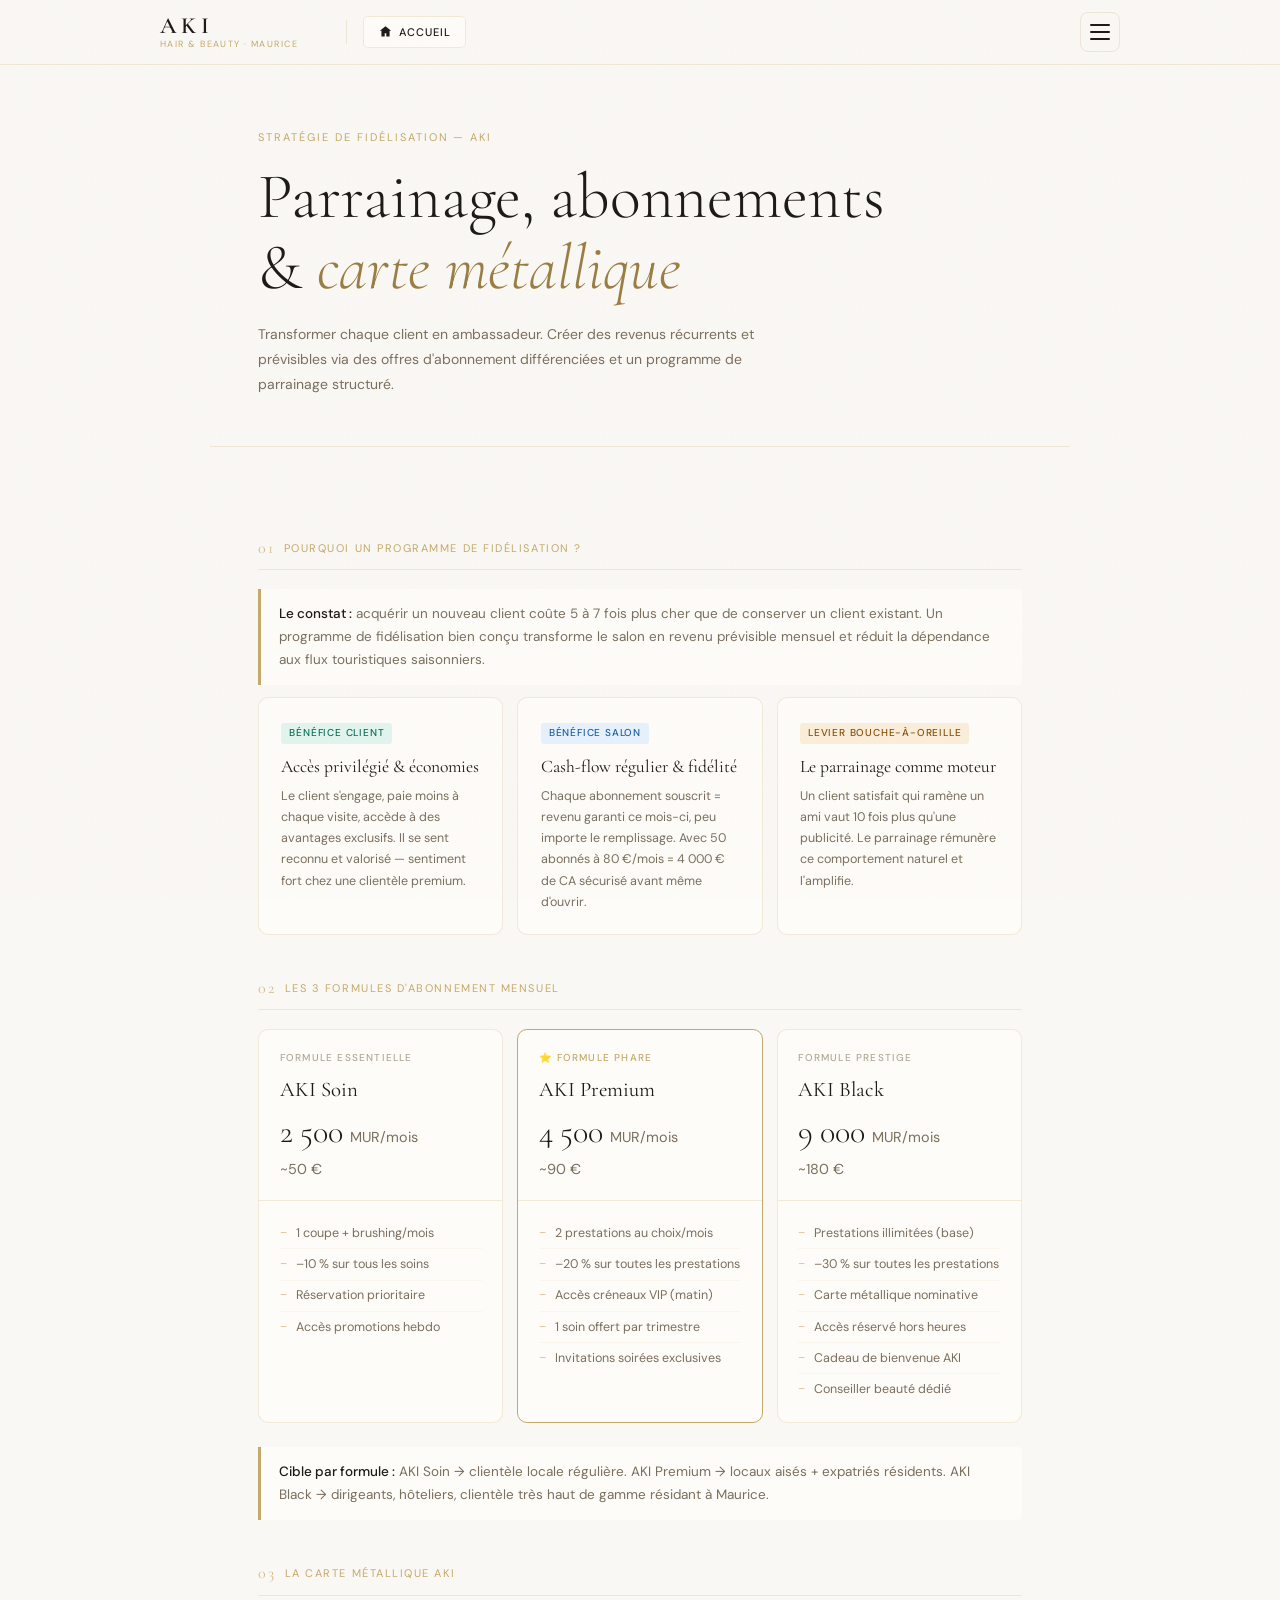
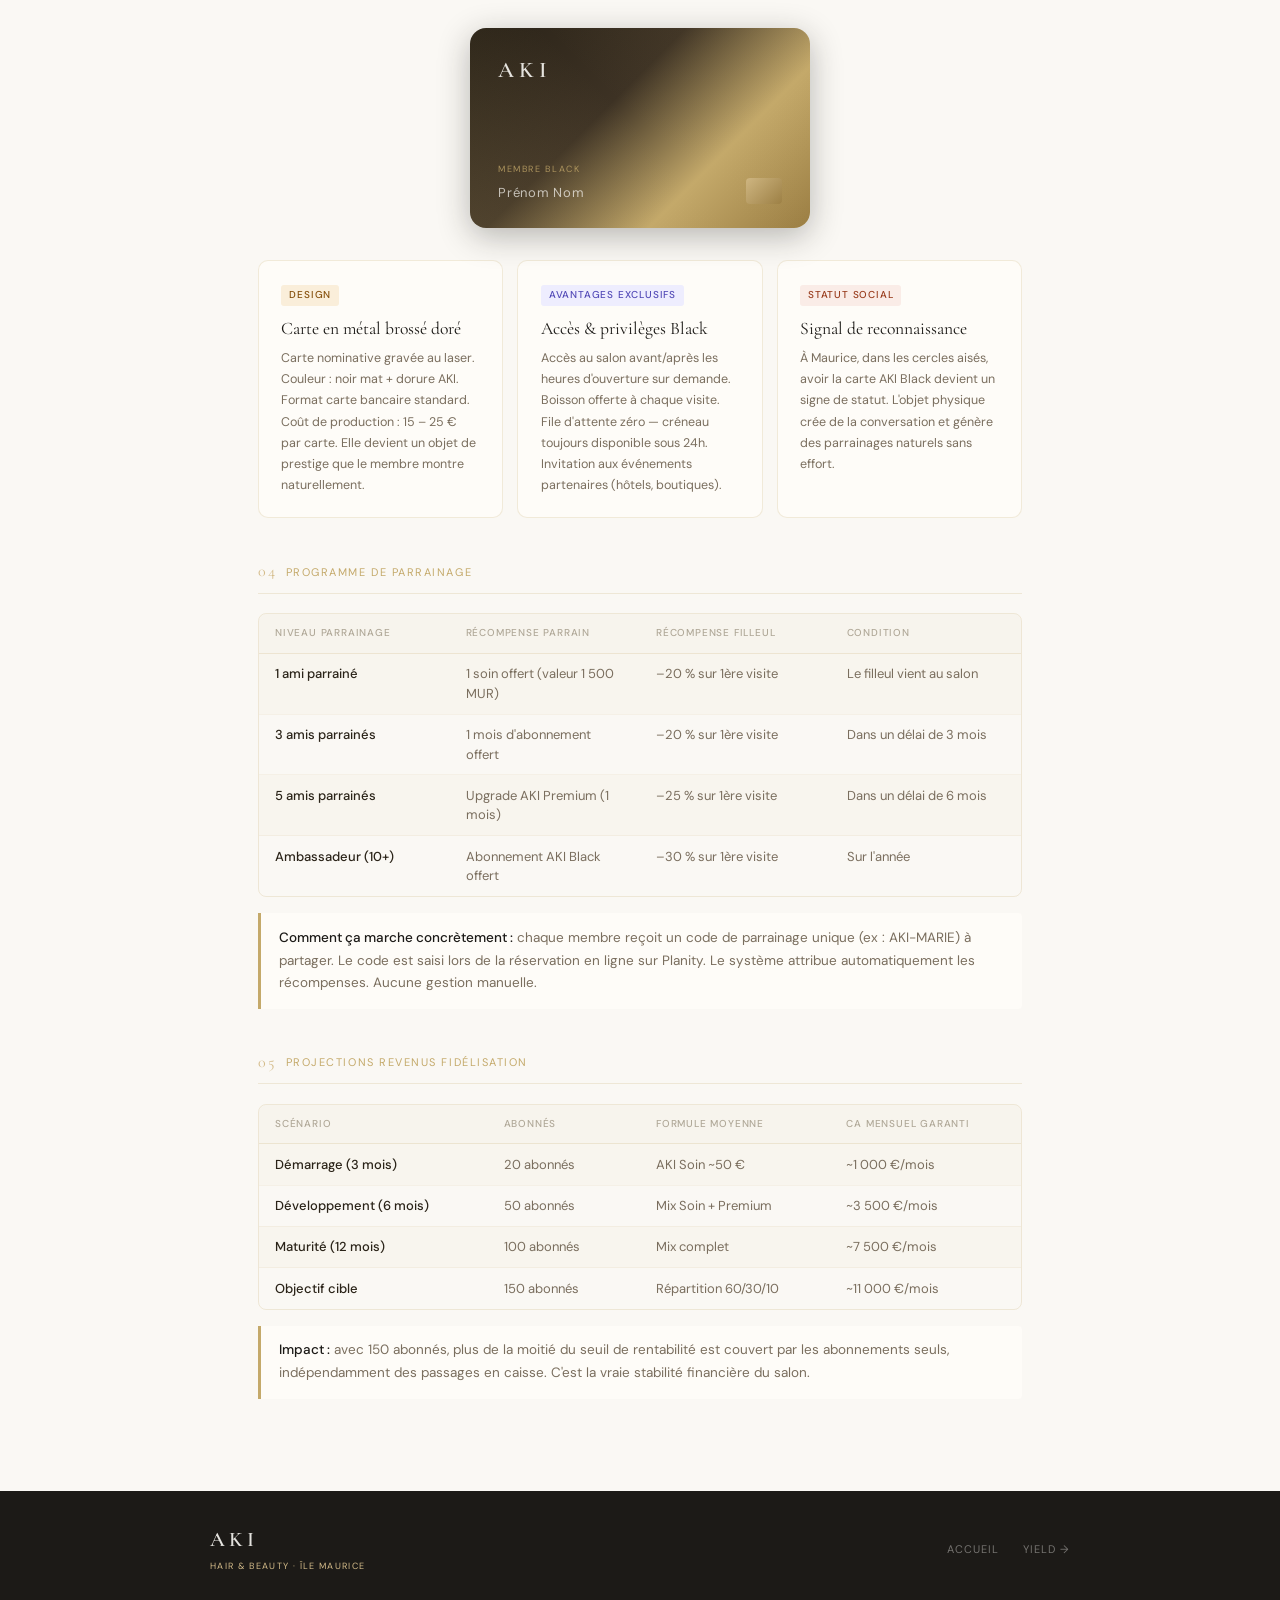
<file: aki-fidelisation.html>
<!DOCTYPE html>
<html lang="fr">
<head>
  <meta charset="UTF-8" />
  <meta name="viewport" content="width=device-width, initial-scale=1.0" />
  <title>AKI — Fidélisation & Abonnements</title>
  <link rel="preconnect" href="https://fonts.googleapis.com" />
  <link rel="preconnect" href="https://fonts.gstatic.com" crossorigin />
  <link href="https://fonts.googleapis.com/css2?family=Cormorant+Garamond:ital,wght@0,300;0,400;0,600;1,300;1,400&family=DM+Sans:wght@300;400;500&display=swap" rel="stylesheet" />
  <style>
    *, *::before, *::after { box-sizing: border-box; margin: 0; padding: 0; }
    :root {
      --cream: #FAF8F4; --beige: #F0EBE1;
      --gold: #C4A96A; --gold-light: #D4BC8A; --gold-dark: #9A7D42;
      --charcoal: #1C1A17; --text-main: #2A2318;
      --text-muted: #7A6E5E; --text-faint: #B0A898;
      --line: rgba(196,169,106,0.22);
      --card-bg: #FEFCF8; --card-border: rgba(196,169,106,0.22);
      --teal: #0F6E56; --teal-bg: #E1F5EE;
      --blue: #185FA5; --blue-bg: #E6F1FB;
      --amber: #854F0B; --amber-bg: #FAEEDA;
      --coral: #993C1D; --coral-bg: #FAECE7;
      --purple: #534AB7; --purple-bg: #EEEDFE;
      --font-serif: 'Cormorant Garamond', Georgia, serif;
      --font-sans: 'DM Sans', sans-serif;
      --max-w: 860px; --pad: clamp(1.25rem,5vw,3rem);
    }
    html { scroll-behavior: smooth; }
    body { background: var(--cream); color: var(--text-main); font-family: var(--font-sans); font-size: 15px; line-height: 1.65; }
    .grain { position:fixed;inset:0;pointer-events:none;z-index:999;opacity:.025;background-image:url("data:image/svg+xml,%3Csvg viewBox='0 0 256 256' xmlns='http://www.w3.org/2000/svg'%3E%3Cfilter id='n'%3E%3CfeTurbulence type='fractalNoise' baseFrequency='0.9' numOctaves='4' stitchTiles='stitch'/%3E%3C/filter%3E%3Crect width='100%25' height='100%25' filter='url(%23n)'/%3E%3C/svg%3E");background-size:128px; }

    /* NAV */
    nav { position:sticky;top:0;z-index:200;background:rgba(250,248,244,.96);backdrop-filter:blur(14px);border-bottom:1px solid var(--line); }
    .nav-inner { max-width:var(--max-w);margin:0 auto;padding:0 var(--pad);display:flex;align-items:center;height:60px;gap:0; }
    .nav-logo { font-family:var(--font-serif);font-size:1.45rem;font-weight:600;letter-spacing:.2em;color:var(--charcoal);text-decoration:none;flex-shrink:0;line-height:1;margin-right:2rem; }
    .nav-logo small { display:block;font-size:9px;letter-spacing:.15em;color:var(--gold);text-transform:uppercase;font-family:var(--font-sans);font-weight:400;margin-top:2px; }
    .nav-links { display:flex;align-items:center;gap:.1rem;flex:1;list-style:none;overflow-x:auto; }
    .nav-links a { font-size:11px;letter-spacing:.07em;text-transform:uppercase;color:var(--text-muted);text-decoration:none;padding:.4rem .7rem;border-radius:4px;transition:color .15s,background .15s;white-space:nowrap; }
    .nav-links a:hover,.nav-links a.active { color:var(--gold-dark);background:rgba(196,169,106,.08); }
    .burger { display:none;margin-left:auto;background:none;border:none;cursor:pointer;flex-direction:column;gap:5px;padding:.5rem; }
    .burger span { display:block;width:22px;height:1.5px;background:var(--text-main);border-radius:2px;transition:all .25s; }
    .burger.open span:nth-child(1){transform:rotate(45deg) translate(4.5px,4.5px);}
    .burger.open span:nth-child(2){opacity:0;}
    .burger.open span:nth-child(3){transform:rotate(-45deg) translate(4.5px,-4.5px);}
    .mob { display:none;position:fixed;top:60px;left:0;right:0;background:rgba(250,248,244,.98);backdrop-filter:blur(14px);border-bottom:1px solid var(--line);z-index:190;padding:1rem var(--pad) 1.5rem;flex-direction:column;gap:.1rem; }
    .mob.open{display:flex;}
    .mob a { font-size:13px;letter-spacing:.07em;text-transform:uppercase;color:var(--text-muted);text-decoration:none;padding:.7rem 0;border-bottom:1px solid rgba(196,169,106,.1);transition:color .15s; }
    .mob a:last-child{border-bottom:none;}
    .mob a:hover{color:var(--gold-dark);}
    @media(max-width:700px){.nav-links{display:none;}.burger{display:flex;}}

    /* HERO */
    .hero { max-width:var(--max-w);margin:0 auto;padding:4rem var(--pad) 3rem;border-bottom:1px solid var(--line); }
    .hero-ey { font-size:11px;letter-spacing:.18em;text-transform:uppercase;color:var(--gold);margin-bottom:1rem; }
    .hero-title { font-family:var(--font-serif);font-size:clamp(2.4rem,6vw,4rem);font-weight:300;line-height:1.1;color:var(--charcoal);margin-bottom:1.2rem; }
    .hero-title em { font-style:italic;color:var(--gold-dark); }
    .hero-desc { font-size:14px;color:var(--text-muted);max-width:520px;line-height:1.8; }

    /* LAYOUT */
    main { max-width:var(--max-w);margin:0 auto;padding:3rem var(--pad) 5rem; }
    .sec-lbl { font-size:11px;letter-spacing:.14em;text-transform:uppercase;color:var(--gold);margin:2.5rem 0 1.2rem;padding-bottom:.5rem;border-bottom:1px solid var(--line);display:flex;align-items:center;gap:.6rem; }
    .sec-lbl-n { font-family:var(--font-serif);font-size:1rem;color:var(--gold-light); }
    .insight { background:var(--card-bg);border-left:3px solid var(--gold);padding:.85rem 1.1rem;margin:.75rem 0;font-size:13.5px;color:var(--text-muted);line-height:1.7;border-radius:0 4px 4px 0; }
    .insight strong { color:var(--charcoal);font-weight:500; }

    /* CARDS GRID */
    .cards { display:grid;grid-template-columns:repeat(auto-fit,minmax(240px,1fr));gap:14px;margin-bottom:1rem; }
    .card { background:var(--card-bg);border:1px solid var(--card-border);border-radius:10px;padding:1.3rem 1.4rem; }
    .card-badge { display:inline-block;font-size:10px;letter-spacing:.08em;text-transform:uppercase;padding:2px 8px;border-radius:3px;margin-bottom:.75rem;font-weight:500; }
    .b-teal{background:var(--teal-bg);color:var(--teal);}
    .b-blue{background:var(--blue-bg);color:var(--blue);}
    .b-amber{background:var(--amber-bg);color:var(--amber);}
    .b-coral{background:var(--coral-bg);color:var(--coral);}
    .b-purple{background:var(--purple-bg);color:var(--purple);}
    .card-title { font-family:var(--font-serif);font-size:1.1rem;font-weight:400;color:var(--charcoal);line-height:1.25;margin-bottom:.5rem; }
    .card-body { font-size:12.5px;color:var(--text-muted);line-height:1.7; }

    /* PRICING CARDS */
    .pricing-grid { display:grid;grid-template-columns:repeat(3,1fr);gap:14px;margin-bottom:1.5rem; }
    .pricing-card { background:var(--card-bg);border:1px solid var(--card-border);border-radius:10px;overflow:hidden; }
    .pricing-card.featured { border-color:var(--gold); }
    .pricing-head { padding:1.25rem 1.3rem;border-bottom:1px solid var(--line); }
    .pricing-tier { font-size:10px;letter-spacing:.12em;text-transform:uppercase;color:var(--text-faint);margin-bottom:.4rem;font-weight:500; }
    .pricing-name { font-family:var(--font-serif);font-size:1.3rem;font-weight:400;color:var(--charcoal);margin-bottom:.5rem; }
    .pricing-price { font-family:var(--font-serif);font-size:2rem;font-weight:300;color:var(--charcoal);line-height:1; }
    .pricing-price span { font-size:.9rem;color:var(--text-muted);font-family:var(--font-sans);font-weight:400; }
    .pricing-body { padding:1.1rem 1.3rem; }
    .pricing-item { font-size:12.5px;color:var(--text-muted);padding:.3rem 0 .3rem 1rem;border-bottom:1px solid rgba(196,169,106,.07);position:relative; }
    .pricing-item:last-child{border-bottom:none;}
    .pricing-item::before { content:"–";position:absolute;left:0;color:var(--gold-light);font-size:11px; }

    /* METAL CARD VISUAL */
    .metal-card-wrap { display:flex;justify-content:center;margin:2rem 0; }
    .metal-card {
      width:340px;height:200px;border-radius:16px;
      background:linear-gradient(135deg,#2A2318 0%,#3D3224 40%,#C4A96A 70%,#9A7D42 100%);
      padding:1.5rem 1.75rem;display:flex;flex-direction:column;justify-content:space-between;
      box-shadow:0 8px 32px rgba(28,26,23,.3);
      position:relative;overflow:hidden;
    }
    .metal-card::before { content:'';position:absolute;inset:0;background:linear-gradient(45deg,rgba(196,169,106,.15) 0%,transparent 50%,rgba(196,169,106,.08) 100%); }
    .metal-card-logo { font-family:var(--font-serif);font-size:1.4rem;font-weight:600;letter-spacing:.22em;color:rgba(250,248,244,.9);z-index:1; }
    .metal-card-bottom { display:flex;justify-content:space-between;align-items:flex-end;z-index:1; }
    .metal-card-tier { font-size:9px;letter-spacing:.18em;text-transform:uppercase;color:rgba(196,169,106,.8);margin-bottom:.3rem; }
    .metal-card-name { font-size:13px;color:rgba(250,248,244,.7);letter-spacing:.06em; }
    .metal-card-chip { width:36px;height:26px;border-radius:4px;background:linear-gradient(135deg,#D4BC8A,#9A7D42);opacity:.8; }

    /* TABLE */
    .table-wrap { overflow-x:auto;border:1px solid var(--card-border);border-radius:8px;margin-bottom:1rem; }
    table { width:100%;border-collapse:collapse;font-size:13px; }
    th { text-align:left;font-size:10px;font-weight:500;letter-spacing:.08em;text-transform:uppercase;color:var(--text-faint);padding:.7rem 1rem;background:rgba(196,169,106,.05);border-bottom:1px solid var(--card-border); }
    td { padding:.65rem 1rem;border-bottom:1px solid rgba(196,169,106,.1);color:var(--text-muted);vertical-align:top;line-height:1.5; }
    tr:last-child td{border-bottom:none;}
    td:first-child{color:var(--text-main);font-weight:500;}
    tr.hl td{background:rgba(196,169,106,.04);}

    /* FOOTER */
    footer { background:var(--charcoal);padding:2rem var(--pad); }
    .footer-inner { max-width:var(--max-w);margin:0 auto;display:flex;justify-content:space-between;align-items:center;flex-wrap:wrap;gap:1.5rem; }
    .footer-logo { font-family:var(--font-serif);font-size:1.3rem;font-weight:600;letter-spacing:.2em;color:rgba(250,248,244,.9); }
    .footer-logo small { display:block;font-size:9px;letter-spacing:.15em;color:var(--gold-light);font-family:var(--font-sans);font-weight:400;text-transform:uppercase;margin-top:2px; }
    .footer-nav { display:flex;gap:1.5rem;list-style:none;flex-wrap:wrap; }
    .footer-nav a { font-size:11px;letter-spacing:.09em;text-transform:uppercase;color:rgba(250,248,244,.4);text-decoration:none;transition:color .15s; }
    .footer-nav a:hover{color:var(--gold-light);}
    @media(max-width:580px){ .pricing-grid{grid-template-columns:1fr;} }
  </style>
</head>
<body>
<div class="grain"></div>

<section class="hero">
  <p class="hero-ey">Stratégie de fidélisation — AKI</p>
  <h1 class="hero-title">Parrainage, abonnements<br />&amp; <em>carte métallique</em></h1>
  <p class="hero-desc">Transformer chaque client en ambassadeur. Créer des revenus récurrents et prévisibles via des offres d'abonnement différenciées et un programme de parrainage structuré.</p>
</section>

<main>

  <div class="sec-lbl"><span class="sec-lbl-n">01</span> Pourquoi un programme de fidélisation ?</div>
  <div class="insight"><strong>Le constat :</strong> acquérir un nouveau client coûte 5 à 7 fois plus cher que de conserver un client existant. Un programme de fidélisation bien conçu transforme le salon en revenu prévisible mensuel et réduit la dépendance aux flux touristiques saisonniers.</div>
  <div class="cards">
    <div class="card">
      <span class="card-badge b-teal">Bénéfice client</span>
      <div class="card-title">Accès privilégié &amp; économies</div>
      <div class="card-body">Le client s'engage, paie moins à chaque visite, accède à des avantages exclusifs. Il se sent reconnu et valorisé — sentiment fort chez une clientèle premium.</div>
    </div>
    <div class="card">
      <span class="card-badge b-blue">Bénéfice salon</span>
      <div class="card-title">Cash-flow régulier &amp; fidélité</div>
      <div class="card-body">Chaque abonnement souscrit = revenu garanti ce mois-ci, peu importe le remplissage. Avec 50 abonnés à 80 €/mois = 4 000 € de CA sécurisé avant même d'ouvrir.</div>
    </div>
    <div class="card">
      <span class="card-badge b-amber">Levier bouche-à-oreille</span>
      <div class="card-title">Le parrainage comme moteur</div>
      <div class="card-body">Un client satisfait qui ramène un ami vaut 10 fois plus qu'une publicité. Le parrainage rémunère ce comportement naturel et l'amplifie.</div>
    </div>
  </div>

  <div class="sec-lbl"><span class="sec-lbl-n">02</span> Les 3 formules d'abonnement mensuel</div>

  <div class="pricing-grid">
    <div class="pricing-card">
      <div class="pricing-head">
        <div class="pricing-tier">Formule essentielle</div>
        <div class="pricing-name">AKI Soin</div>
        <div class="pricing-price">2 500 <span>MUR/mois<br/>~50 €</span></div>
      </div>
      <div class="pricing-body">
        <div class="pricing-item">1 coupe + brushing/mois</div>
        <div class="pricing-item">–10 % sur tous les soins</div>
        <div class="pricing-item">Réservation prioritaire</div>
        <div class="pricing-item">Accès promotions hebdo</div>
      </div>
    </div>
    <div class="pricing-card featured">
      <div class="pricing-head">
        <div class="pricing-tier" style="color:var(--gold)">⭐ Formule phare</div>
        <div class="pricing-name">AKI Premium</div>
        <div class="pricing-price">4 500 <span>MUR/mois<br/>~90 €</span></div>
      </div>
      <div class="pricing-body">
        <div class="pricing-item">2 prestations au choix/mois</div>
        <div class="pricing-item">–20 % sur toutes les prestations</div>
        <div class="pricing-item">Accès créneaux VIP (matin)</div>
        <div class="pricing-item">1 soin offert par trimestre</div>
        <div class="pricing-item">Invitations soirées exclusives</div>
      </div>
    </div>
    <div class="pricing-card">
      <div class="pricing-head">
        <div class="pricing-tier">Formule prestige</div>
        <div class="pricing-name">AKI Black</div>
        <div class="pricing-price">9 000 <span>MUR/mois<br/>~180 €</span></div>
      </div>
      <div class="pricing-body">
        <div class="pricing-item">Prestations illimitées (base)</div>
        <div class="pricing-item">–30 % sur toutes les prestations</div>
        <div class="pricing-item">Carte métallique nominative</div>
        <div class="pricing-item">Accès réservé hors heures</div>
        <div class="pricing-item">Cadeau de bienvenue AKI</div>
        <div class="pricing-item">Conseiller beauté dédié</div>
      </div>
    </div>
  </div>

  <div class="insight"><strong>Cible par formule :</strong> AKI Soin → clientèle locale régulière. AKI Premium → locaux aisés + expatriés résidents. AKI Black → dirigeants, hôteliers, clientèle très haut de gamme résidant à Maurice.</div>

  <div class="sec-lbl"><span class="sec-lbl-n">03</span> La carte métallique AKI</div>

  <div class="metal-card-wrap">
    <div class="metal-card">
      <div class="metal-card-logo">AKI</div>
      <div class="metal-card-bottom">
        <div>
          <div class="metal-card-tier">Membre Black</div>
          <div class="metal-card-name">Prénom Nom</div>
        </div>
        <div class="metal-card-chip"></div>
      </div>
    </div>
  </div>

  <div class="cards">
    <div class="card">
      <span class="card-badge b-amber">Design</span>
      <div class="card-title">Carte en métal brossé doré</div>
      <div class="card-body">Carte nominative gravée au laser. Couleur : noir mat + dorure AKI. Format carte bancaire standard. Coût de production : 15 – 25 € par carte. Elle devient un objet de prestige que le membre montre naturellement.</div>
    </div>
    <div class="card">
      <span class="card-badge b-purple">Avantages exclusifs</span>
      <div class="card-title">Accès &amp; privilèges Black</div>
      <div class="card-body">Accès au salon avant/après les heures d'ouverture sur demande. Boisson offerte à chaque visite. File d'attente zéro — créneau toujours disponible sous 24h. Invitation aux événements partenaires (hôtels, boutiques).</div>
    </div>
    <div class="card">
      <span class="card-badge b-coral">Statut social</span>
      <div class="card-title">Signal de reconnaissance</div>
      <div class="card-body">À Maurice, dans les cercles aisés, avoir la carte AKI Black devient un signe de statut. L'objet physique crée de la conversation et génère des parrainages naturels sans effort.</div>
    </div>
  </div>

  <div class="sec-lbl"><span class="sec-lbl-n">04</span> Programme de parrainage</div>

  <div class="table-wrap">
    <table>
      <thead>
        <tr>
          <th style="width:25%">Niveau parrainage</th>
          <th style="width:25%">Récompense parrain</th>
          <th style="width:25%">Récompense filleul</th>
          <th style="width:25%">Condition</th>
        </tr>
      </thead>
      <tbody>
        <tr class="hl"><td>1 ami parrainé</td><td>1 soin offert (valeur 1 500 MUR)</td><td>–20 % sur 1ère visite</td><td>Le filleul vient au salon</td></tr>
        <tr><td>3 amis parrainés</td><td>1 mois d'abonnement offert</td><td>–20 % sur 1ère visite</td><td>Dans un délai de 3 mois</td></tr>
        <tr class="hl"><td>5 amis parrainés</td><td>Upgrade AKI Premium (1 mois)</td><td>–25 % sur 1ère visite</td><td>Dans un délai de 6 mois</td></tr>
        <tr><td>Ambassadeur (10+)</td><td>Abonnement AKI Black offert</td><td>–30 % sur 1ère visite</td><td>Sur l'année</td></tr>
      </tbody>
    </table>
  </div>

  <div class="insight"><strong>Comment ça marche concrètement :</strong> chaque membre reçoit un code de parrainage unique (ex : AKI-MARIE) à partager. Le code est saisi lors de la réservation en ligne sur Planity. Le système attribue automatiquement les récompenses. Aucune gestion manuelle.</div>

  <div class="sec-lbl"><span class="sec-lbl-n">05</span> Projections revenus fidélisation</div>

  <div class="table-wrap">
    <table>
      <thead>
        <tr>
          <th style="width:30%">Scénario</th>
          <th style="width:20%">Abonnés</th>
          <th style="width:25%">Formule moyenne</th>
          <th style="width:25%">CA mensuel garanti</th>
        </tr>
      </thead>
      <tbody>
        <tr class="hl"><td>Démarrage (3 mois)</td><td>20 abonnés</td><td>AKI Soin ~50 €</td><td>~1 000 €/mois</td></tr>
        <tr><td>Développement (6 mois)</td><td>50 abonnés</td><td>Mix Soin + Premium</td><td>~3 500 €/mois</td></tr>
        <tr class="hl"><td>Maturité (12 mois)</td><td>100 abonnés</td><td>Mix complet</td><td>~7 500 €/mois</td></tr>
        <tr><td>Objectif cible</td><td>150 abonnés</td><td>Répartition 60/30/10</td><td>~11 000 €/mois</td></tr>
      </tbody>
    </table>
  </div>
  <div class="insight"><strong>Impact :</strong> avec 150 abonnés, plus de la moitié du seuil de rentabilité est couvert par les abonnements seuls, indépendamment des passages en caisse. C'est la vraie stabilité financière du salon.</div>

</main>

<footer>
  <div class="footer-inner">
    <div class="footer-logo">AKI<small>Hair &amp; Beauty · Île Maurice</small></div>
    <ul class="footer-nav">
      <li><a href="index.html">Accueil</a></li>
      <li><a href="aki-yield.html">Yield →</a></li>
    </ul>
  </div>
</footer>


<script src="nav.js"></script>
</body>
</html>
</file>
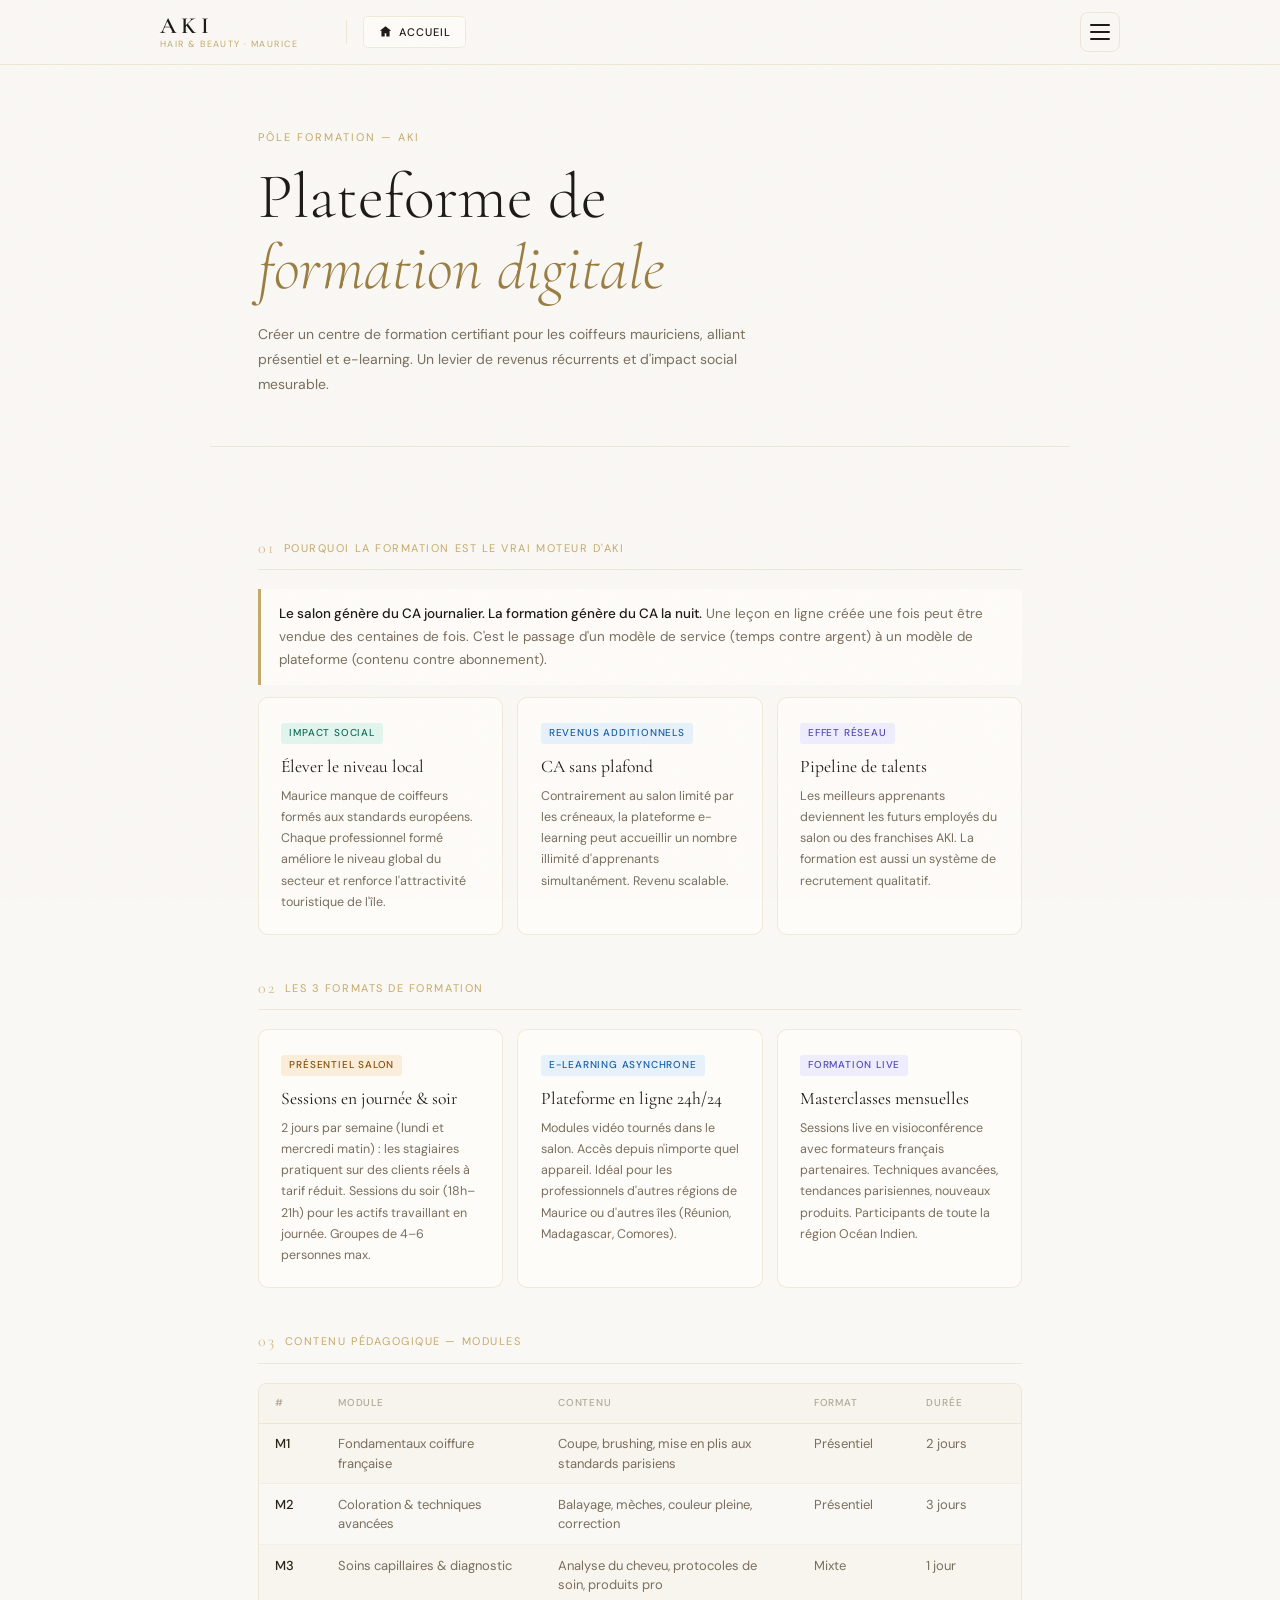
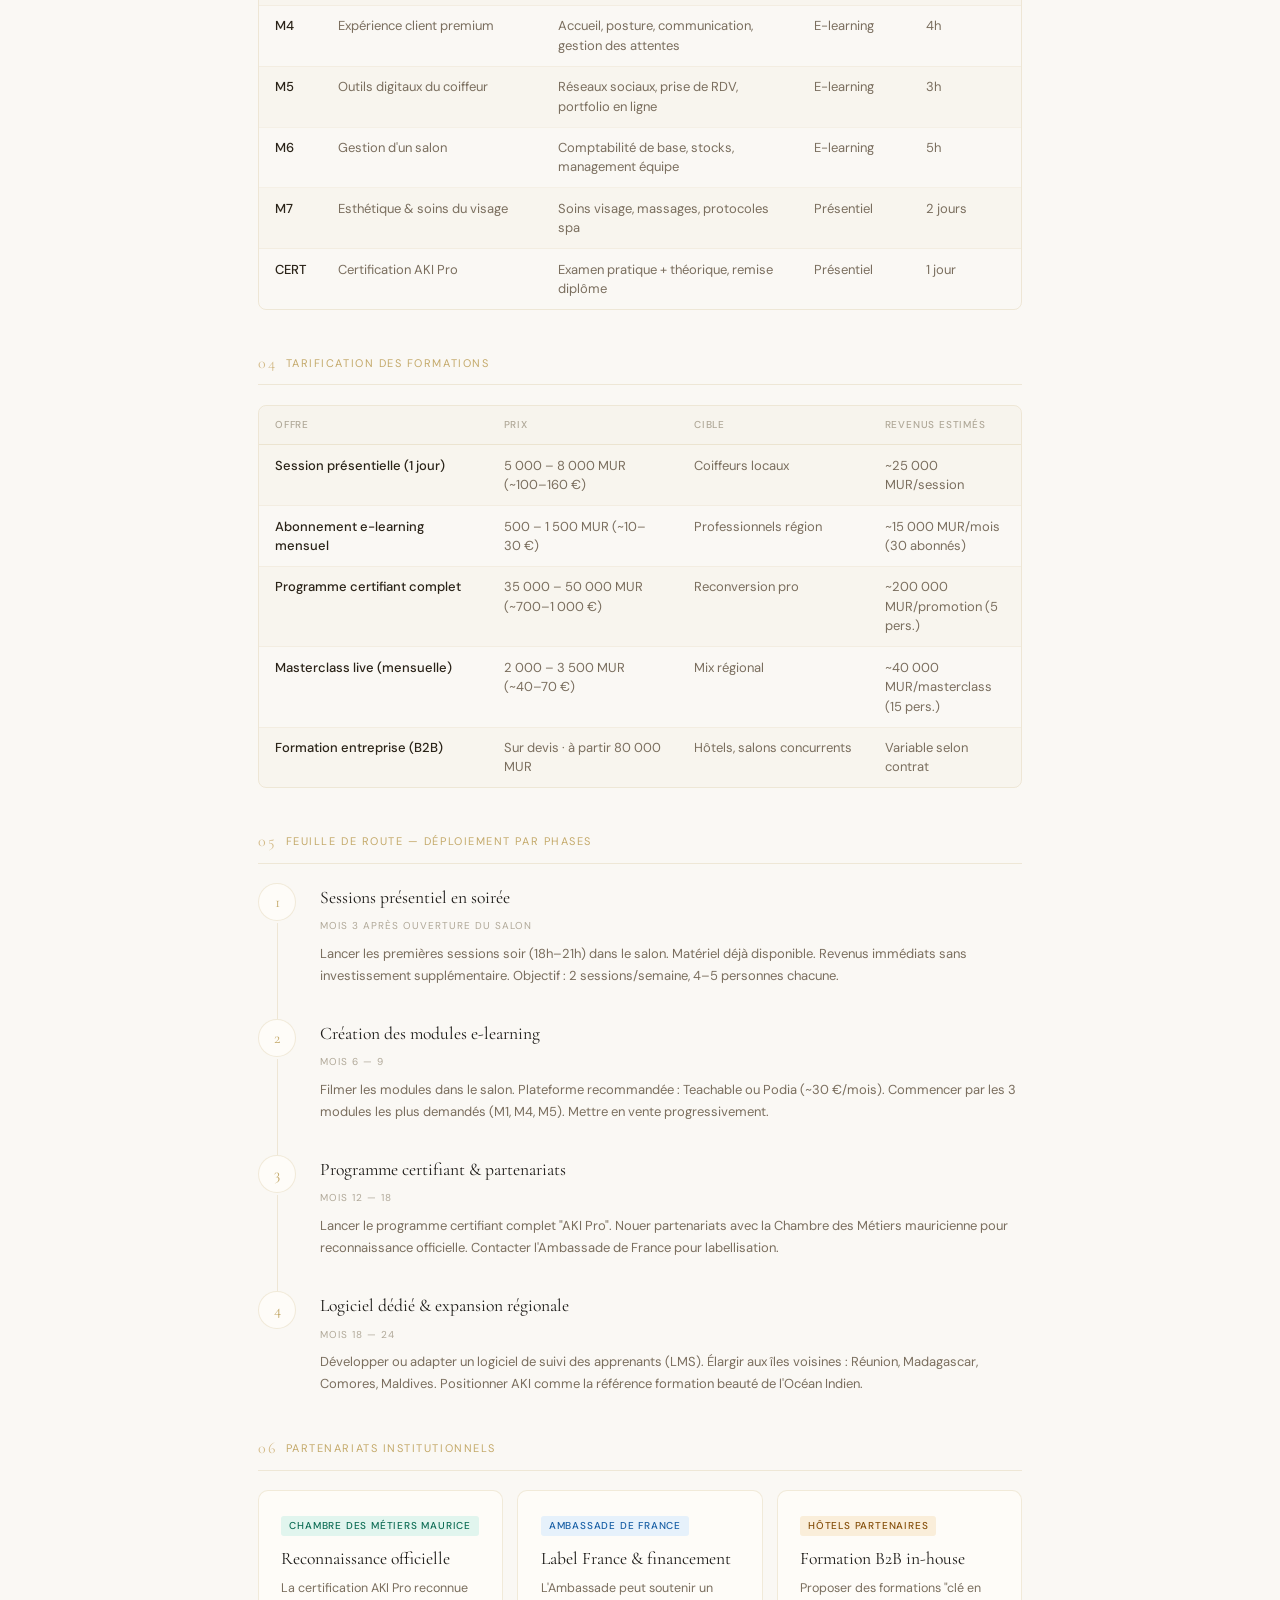
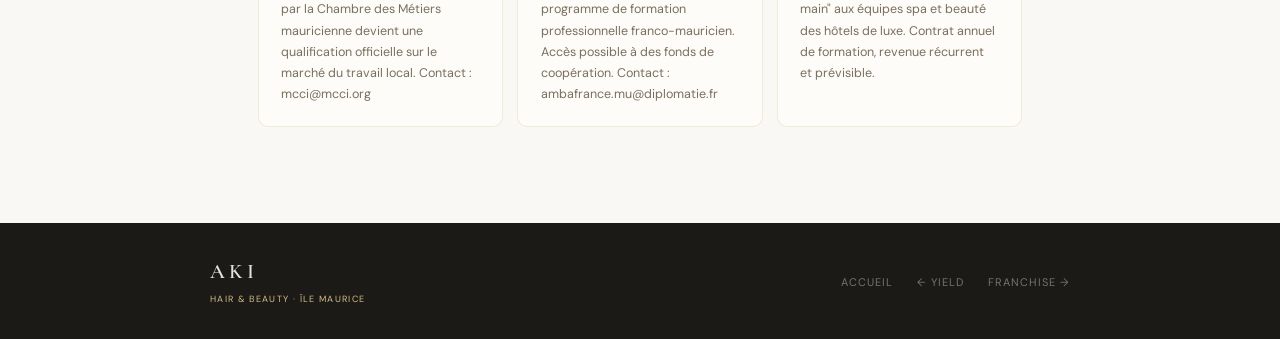
<file: aki-formation.html>
<!DOCTYPE html>
<html lang="fr">
<head>
  <meta charset="UTF-8" />
  <meta name="viewport" content="width=device-width, initial-scale=1.0" />
  <title>AKI — Plateforme de Formation Digitale</title>
  <link rel="preconnect" href="https://fonts.googleapis.com" />
  <link rel="preconnect" href="https://fonts.gstatic.com" crossorigin />
  <link href="https://fonts.googleapis.com/css2?family=Cormorant+Garamond:ital,wght@0,300;0,400;0,600;1,300;1,400&family=DM+Sans:wght@300;400;500&display=swap" rel="stylesheet" />
  <style>
    *,*::before,*::after{box-sizing:border-box;margin:0;padding:0;}
    :root{--cream:#FAF8F4;--gold:#C4A96A;--gold-light:#D4BC8A;--gold-dark:#9A7D42;--charcoal:#1C1A17;--text-main:#2A2318;--text-muted:#7A6E5E;--text-faint:#B0A898;--line:rgba(196,169,106,0.22);--card-bg:#FEFCF8;--card-border:rgba(196,169,106,0.22);--teal:#0F6E56;--teal-bg:#E1F5EE;--blue:#185FA5;--blue-bg:#E6F1FB;--amber:#854F0B;--amber-bg:#FAEEDA;--coral:#993C1D;--coral-bg:#FAECE7;--purple:#534AB7;--purple-bg:#EEEDFE;--font-serif:'Cormorant Garamond',Georgia,serif;--font-sans:'DM Sans',sans-serif;--max-w:860px;--pad:clamp(1.25rem,5vw,3rem);}
    html{scroll-behavior:smooth;}body{background:var(--cream);color:var(--text-main);font-family:var(--font-sans);font-size:15px;line-height:1.65;}
    .grain{position:fixed;inset:0;pointer-events:none;z-index:999;opacity:.025;background-image:url("data:image/svg+xml,%3Csvg viewBox='0 0 256 256' xmlns='http://www.w3.org/2000/svg'%3E%3Cfilter id='n'%3E%3CfeTurbulence type='fractalNoise' baseFrequency='0.9' numOctaves='4' stitchTiles='stitch'/%3E%3C/filter%3E%3Crect width='100%25' height='100%25' filter='url(%23n)'/%3E%3C/svg%3E");background-size:128px;}
    nav{position:sticky;top:0;z-index:200;background:rgba(250,248,244,.96);backdrop-filter:blur(14px);border-bottom:1px solid var(--line);}
    .nav-inner{max-width:var(--max-w);margin:0 auto;padding:0 var(--pad);display:flex;align-items:center;height:60px;}
    .nav-logo{font-family:var(--font-serif);font-size:1.45rem;font-weight:600;letter-spacing:.2em;color:var(--charcoal);text-decoration:none;flex-shrink:0;line-height:1;margin-right:2rem;}
    .nav-logo small{display:block;font-size:9px;letter-spacing:.15em;color:var(--gold);text-transform:uppercase;font-family:var(--font-sans);font-weight:400;margin-top:2px;}
    .nav-links{display:flex;align-items:center;gap:.1rem;flex:1;list-style:none;overflow-x:auto;}
    .nav-links a{font-size:11px;letter-spacing:.07em;text-transform:uppercase;color:var(--text-muted);text-decoration:none;padding:.4rem .7rem;border-radius:4px;transition:color .15s,background .15s;white-space:nowrap;}
    .nav-links a:hover,.nav-links a.active{color:var(--gold-dark);background:rgba(196,169,106,.08);}
    .burger{display:none;margin-left:auto;background:none;border:none;cursor:pointer;flex-direction:column;gap:5px;padding:.5rem;}
    .burger span{display:block;width:22px;height:1.5px;background:var(--text-main);border-radius:2px;transition:all .25s;}
    .burger.open span:nth-child(1){transform:rotate(45deg) translate(4.5px,4.5px);}
    .burger.open span:nth-child(2){opacity:0;}
    .burger.open span:nth-child(3){transform:rotate(-45deg) translate(4.5px,-4.5px);}
    .mob{display:none;position:fixed;top:60px;left:0;right:0;background:rgba(250,248,244,.98);backdrop-filter:blur(14px);border-bottom:1px solid var(--line);z-index:190;padding:1rem var(--pad) 1.5rem;flex-direction:column;gap:.1rem;}
    .mob.open{display:flex;}
    .mob a{font-size:13px;letter-spacing:.07em;text-transform:uppercase;color:var(--text-muted);text-decoration:none;padding:.7rem 0;border-bottom:1px solid rgba(196,169,106,.1);transition:color .15s;}
    .mob a:last-child{border-bottom:none;}.mob a:hover{color:var(--gold-dark);}
    @media(max-width:700px){.nav-links{display:none;}.burger{display:flex;}}
    .hero{max-width:var(--max-w);margin:0 auto;padding:4rem var(--pad) 3rem;border-bottom:1px solid var(--line);}
    .hero-ey{font-size:11px;letter-spacing:.18em;text-transform:uppercase;color:var(--gold);margin-bottom:1rem;}
    .hero-title{font-family:var(--font-serif);font-size:clamp(2.4rem,6vw,4rem);font-weight:300;line-height:1.1;color:var(--charcoal);margin-bottom:1.2rem;}
    .hero-title em{font-style:italic;color:var(--gold-dark);}
    .hero-desc{font-size:14px;color:var(--text-muted);max-width:520px;line-height:1.8;}
    main{max-width:var(--max-w);margin:0 auto;padding:3rem var(--pad) 5rem;}
    .sec-lbl{font-size:11px;letter-spacing:.14em;text-transform:uppercase;color:var(--gold);margin:2.5rem 0 1.2rem;padding-bottom:.5rem;border-bottom:1px solid var(--line);display:flex;align-items:center;gap:.6rem;}
    .sec-lbl-n{font-family:var(--font-serif);font-size:1rem;color:var(--gold-light);}
    .insight{background:var(--card-bg);border-left:3px solid var(--gold);padding:.85rem 1.1rem;margin:.75rem 0;font-size:13.5px;color:var(--text-muted);line-height:1.7;border-radius:0 4px 4px 0;}
    .insight strong{color:var(--charcoal);font-weight:500;}
    .cards{display:grid;grid-template-columns:repeat(auto-fit,minmax(240px,1fr));gap:14px;margin-bottom:1rem;}
    .card{background:var(--card-bg);border:1px solid var(--card-border);border-radius:10px;padding:1.3rem 1.4rem;}
    .card-badge{display:inline-block;font-size:10px;letter-spacing:.08em;text-transform:uppercase;padding:2px 8px;border-radius:3px;margin-bottom:.75rem;font-weight:500;}
    .b-teal{background:var(--teal-bg);color:var(--teal);}.b-blue{background:var(--blue-bg);color:var(--blue);}.b-amber{background:var(--amber-bg);color:var(--amber);}.b-coral{background:var(--coral-bg);color:var(--coral);}.b-purple{background:var(--purple-bg);color:var(--purple);}
    .card-title{font-family:var(--font-serif);font-size:1.1rem;font-weight:400;color:var(--charcoal);line-height:1.25;margin-bottom:.5rem;}
    .card-body{font-size:12.5px;color:var(--text-muted);line-height:1.7;}
    .table-wrap{overflow-x:auto;border:1px solid var(--card-border);border-radius:8px;margin-bottom:1rem;}
    table{width:100%;border-collapse:collapse;font-size:13px;}
    th{text-align:left;font-size:10px;font-weight:500;letter-spacing:.08em;text-transform:uppercase;color:var(--text-faint);padding:.7rem 1rem;background:rgba(196,169,106,.05);border-bottom:1px solid var(--card-border);}
    td{padding:.65rem 1rem;border-bottom:1px solid rgba(196,169,106,.1);color:var(--text-muted);vertical-align:top;line-height:1.5;}
    tr:last-child td{border-bottom:none;}td:first-child{color:var(--text-main);font-weight:500;}tr.hl td{background:rgba(196,169,106,.04);}
    /* PHASES TIMELINE */
    .timeline{display:flex;flex-direction:column;gap:0;}
    .tl-item{display:flex;gap:1.5rem;padding-bottom:2rem;position:relative;}
    .tl-item:last-child{padding-bottom:0;}
    .tl-item:not(:last-child)::before{content:'';position:absolute;left:19px;top:40px;bottom:0;width:1px;background:var(--line);}
    .tl-dot{width:38px;height:38px;border-radius:50%;background:var(--card-bg);border:1px solid var(--card-border);display:flex;align-items:center;justify-content:center;font-family:var(--font-serif);font-size:1rem;color:var(--gold);flex-shrink:0;}
    .tl-body{flex:1;}
    .tl-title{font-family:var(--font-serif);font-size:1.1rem;font-weight:400;color:var(--charcoal);margin-bottom:.4rem;}
    .tl-time{font-size:10px;letter-spacing:.1em;text-transform:uppercase;color:var(--text-faint);margin-bottom:.5rem;}
    .tl-desc{font-size:13px;color:var(--text-muted);line-height:1.7;}
    footer{background:var(--charcoal);padding:2rem var(--pad);}
    .footer-inner{max-width:var(--max-w);margin:0 auto;display:flex;justify-content:space-between;align-items:center;flex-wrap:wrap;gap:1.5rem;}
    .footer-logo{font-family:var(--font-serif);font-size:1.3rem;font-weight:600;letter-spacing:.2em;color:rgba(250,248,244,.9);}
    .footer-logo small{display:block;font-size:9px;letter-spacing:.15em;color:var(--gold-light);font-family:var(--font-sans);font-weight:400;text-transform:uppercase;margin-top:2px;}
    .footer-nav{display:flex;gap:1.5rem;list-style:none;flex-wrap:wrap;}
    .footer-nav a{font-size:11px;letter-spacing:.09em;text-transform:uppercase;color:rgba(250,248,244,.4);text-decoration:none;transition:color .15s;}
    .footer-nav a:hover{color:var(--gold-light);}
  </style>
</head>
<body>
<div class="grain"></div>

<section class="hero">
  <p class="hero-ey">Pôle formation — AKI</p>
  <h1 class="hero-title">Plateforme de<br /><em>formation digitale</em></h1>
  <p class="hero-desc">Créer un centre de formation certifiant pour les coiffeurs mauriciens, alliant présentiel et e-learning. Un levier de revenus récurrents et d'impact social mesurable.</p>
</section>

<main>
  <div class="sec-lbl"><span class="sec-lbl-n">01</span> Pourquoi la formation est le vrai moteur d'AKI</div>
  <div class="insight"><strong>Le salon génère du CA journalier. La formation génère du CA la nuit.</strong> Une leçon en ligne créée une fois peut être vendue des centaines de fois. C'est le passage d'un modèle de service (temps contre argent) à un modèle de plateforme (contenu contre abonnement).</div>
  <div class="cards">
    <div class="card"><span class="card-badge b-teal">Impact social</span><div class="card-title">Élever le niveau local</div><div class="card-body">Maurice manque de coiffeurs formés aux standards européens. Chaque professionnel formé améliore le niveau global du secteur et renforce l'attractivité touristique de l'île.</div></div>
    <div class="card"><span class="card-badge b-blue">Revenus additionnels</span><div class="card-title">CA sans plafond</div><div class="card-body">Contrairement au salon limité par les créneaux, la plateforme e-learning peut accueillir un nombre illimité d'apprenants simultanément. Revenu scalable.</div></div>
    <div class="card"><span class="card-badge b-purple">Effet réseau</span><div class="card-title">Pipeline de talents</div><div class="card-body">Les meilleurs apprenants deviennent les futurs employés du salon ou des franchises AKI. La formation est aussi un système de recrutement qualitatif.</div></div>
  </div>

  <div class="sec-lbl"><span class="sec-lbl-n">02</span> Les 3 formats de formation</div>
  <div class="cards">
    <div class="card"><span class="card-badge b-amber">Présentiel salon</span><div class="card-title">Sessions en journée &amp; soir</div><div class="card-body">2 jours par semaine (lundi et mercredi matin) : les stagiaires pratiquent sur des clients réels à tarif réduit. Sessions du soir (18h–21h) pour les actifs travaillant en journée. Groupes de 4–6 personnes max.</div></div>
    <div class="card"><span class="card-badge b-blue">E-learning asynchrone</span><div class="card-title">Plateforme en ligne 24h/24</div><div class="card-body">Modules vidéo tournés dans le salon. Accès depuis n'importe quel appareil. Idéal pour les professionnels d'autres régions de Maurice ou d'autres îles (Réunion, Madagascar, Comores).</div></div>
    <div class="card"><span class="card-badge b-purple">Formation live</span><div class="card-title">Masterclasses mensuelles</div><div class="card-body">Sessions live en visioconférence avec formateurs français partenaires. Techniques avancées, tendances parisiennes, nouveaux produits. Participants de toute la région Océan Indien.</div></div>
  </div>

  <div class="sec-lbl"><span class="sec-lbl-n">03</span> Contenu pédagogique — modules</div>
  <div class="table-wrap">
    <table>
      <thead><tr><th style="width:5%">#</th><th style="width:30%">Module</th><th style="width:35%">Contenu</th><th style="width:15%">Format</th><th style="width:15%">Durée</th></tr></thead>
      <tbody>
        <tr class="hl"><td>M1</td><td>Fondamentaux coiffure française</td><td>Coupe, brushing, mise en plis aux standards parisiens</td><td>Présentiel</td><td>2 jours</td></tr>
        <tr><td>M2</td><td>Coloration &amp; techniques avancées</td><td>Balayage, mèches, couleur pleine, correction</td><td>Présentiel</td><td>3 jours</td></tr>
        <tr class="hl"><td>M3</td><td>Soins capillaires &amp; diagnostic</td><td>Analyse du cheveu, protocoles de soin, produits pro</td><td>Mixte</td><td>1 jour</td></tr>
        <tr><td>M4</td><td>Expérience client premium</td><td>Accueil, posture, communication, gestion des attentes</td><td>E-learning</td><td>4h</td></tr>
        <tr class="hl"><td>M5</td><td>Outils digitaux du coiffeur</td><td>Réseaux sociaux, prise de RDV, portfolio en ligne</td><td>E-learning</td><td>3h</td></tr>
        <tr><td>M6</td><td>Gestion d'un salon</td><td>Comptabilité de base, stocks, management équipe</td><td>E-learning</td><td>5h</td></tr>
        <tr class="hl"><td>M7</td><td>Esthétique &amp; soins du visage</td><td>Soins visage, massages, protocoles spa</td><td>Présentiel</td><td>2 jours</td></tr>
        <tr><td>CERT</td><td>Certification AKI Pro</td><td>Examen pratique + théorique, remise diplôme</td><td>Présentiel</td><td>1 jour</td></tr>
      </tbody>
    </table>
  </div>

  <div class="sec-lbl"><span class="sec-lbl-n">04</span> Tarification des formations</div>
  <div class="table-wrap">
    <table>
      <thead><tr><th style="width:30%">Offre</th><th style="width:25%">Prix</th><th style="width:25%">Cible</th><th style="width:20%">Revenus estimés</th></tr></thead>
      <tbody>
        <tr class="hl"><td>Session présentielle (1 jour)</td><td>5 000 – 8 000 MUR (~100–160 €)</td><td>Coiffeurs locaux</td><td>~25 000 MUR/session</td></tr>
        <tr><td>Abonnement e-learning mensuel</td><td>500 – 1 500 MUR (~10–30 €)</td><td>Professionnels région</td><td>~15 000 MUR/mois (30 abonnés)</td></tr>
        <tr class="hl"><td>Programme certifiant complet</td><td>35 000 – 50 000 MUR (~700–1 000 €)</td><td>Reconversion pro</td><td>~200 000 MUR/promotion (5 pers.)</td></tr>
        <tr><td>Masterclass live (mensuelle)</td><td>2 000 – 3 500 MUR (~40–70 €)</td><td>Mix régional</td><td>~40 000 MUR/masterclass (15 pers.)</td></tr>
        <tr class="hl"><td>Formation entreprise (B2B)</td><td>Sur devis · à partir 80 000 MUR</td><td>Hôtels, salons concurrents</td><td>Variable selon contrat</td></tr>
      </tbody>
    </table>
  </div>

  <div class="sec-lbl"><span class="sec-lbl-n">05</span> Feuille de route — déploiement par phases</div>
  <div class="timeline">
    <div class="tl-item">
      <div class="tl-dot">1</div>
      <div class="tl-body">
        <div class="tl-title">Sessions présentiel en soirée</div>
        <div class="tl-time">Mois 3 après ouverture du salon</div>
        <div class="tl-desc">Lancer les premières sessions soir (18h–21h) dans le salon. Matériel déjà disponible. Revenus immédiats sans investissement supplémentaire. Objectif : 2 sessions/semaine, 4–5 personnes chacune.</div>
      </div>
    </div>
    <div class="tl-item">
      <div class="tl-dot">2</div>
      <div class="tl-body">
        <div class="tl-title">Création des modules e-learning</div>
        <div class="tl-time">Mois 6 — 9</div>
        <div class="tl-desc">Filmer les modules dans le salon. Plateforme recommandée : Teachable ou Podia (~30 €/mois). Commencer par les 3 modules les plus demandés (M1, M4, M5). Mettre en vente progressivement.</div>
      </div>
    </div>
    <div class="tl-item">
      <div class="tl-dot">3</div>
      <div class="tl-body">
        <div class="tl-title">Programme certifiant &amp; partenariats</div>
        <div class="tl-time">Mois 12 — 18</div>
        <div class="tl-desc">Lancer le programme certifiant complet "AKI Pro". Nouer partenariats avec la Chambre des Métiers mauricienne pour reconnaissance officielle. Contacter l'Ambassade de France pour labellisation.</div>
      </div>
    </div>
    <div class="tl-item">
      <div class="tl-dot">4</div>
      <div class="tl-body">
        <div class="tl-title">Logiciel dédié &amp; expansion régionale</div>
        <div class="tl-time">Mois 18 — 24</div>
        <div class="tl-desc">Développer ou adapter un logiciel de suivi des apprenants (LMS). Élargir aux îles voisines : Réunion, Madagascar, Comores, Maldives. Positionner AKI comme la référence formation beauté de l'Océan Indien.</div>
      </div>
    </div>
  </div>

  <div class="sec-lbl"><span class="sec-lbl-n">06</span> Partenariats institutionnels</div>
  <div class="cards">
    <div class="card"><span class="card-badge b-teal">Chambre des Métiers Maurice</span><div class="card-title">Reconnaissance officielle</div><div class="card-body">La certification AKI Pro reconnue par la Chambre des Métiers mauricienne devient une qualification officielle sur le marché du travail local. Contact : mcci@mcci.org</div></div>
    <div class="card"><span class="card-badge b-blue">Ambassade de France</span><div class="card-title">Label France &amp; financement</div><div class="card-body">L'Ambassade peut soutenir un programme de formation professionnelle franco-mauricien. Accès possible à des fonds de coopération. Contact : ambafrance.mu@diplomatie.fr</div></div>
    <div class="card"><span class="card-badge b-amber">Hôtels partenaires</span><div class="card-title">Formation B2B in-house</div><div class="card-body">Proposer des formations "clé en main" aux équipes spa et beauté des hôtels de luxe. Contrat annuel de formation, revenue récurrent et prévisible.</div></div>
  </div>
</main>

<footer>
  <div class="footer-inner">
    <div class="footer-logo">AKI<small>Hair &amp; Beauty · Île Maurice</small></div>
    <ul class="footer-nav">
      <li><a href="index.html">Accueil</a></li>
      <li><a href="aki-yield.html">← Yield</a></li>
      <li><a href="aki-franchise.html">Franchise →</a></li>
    </ul>
  </div>
</footer>


<script src="nav.js"></script>
</body>
</html>
</file>
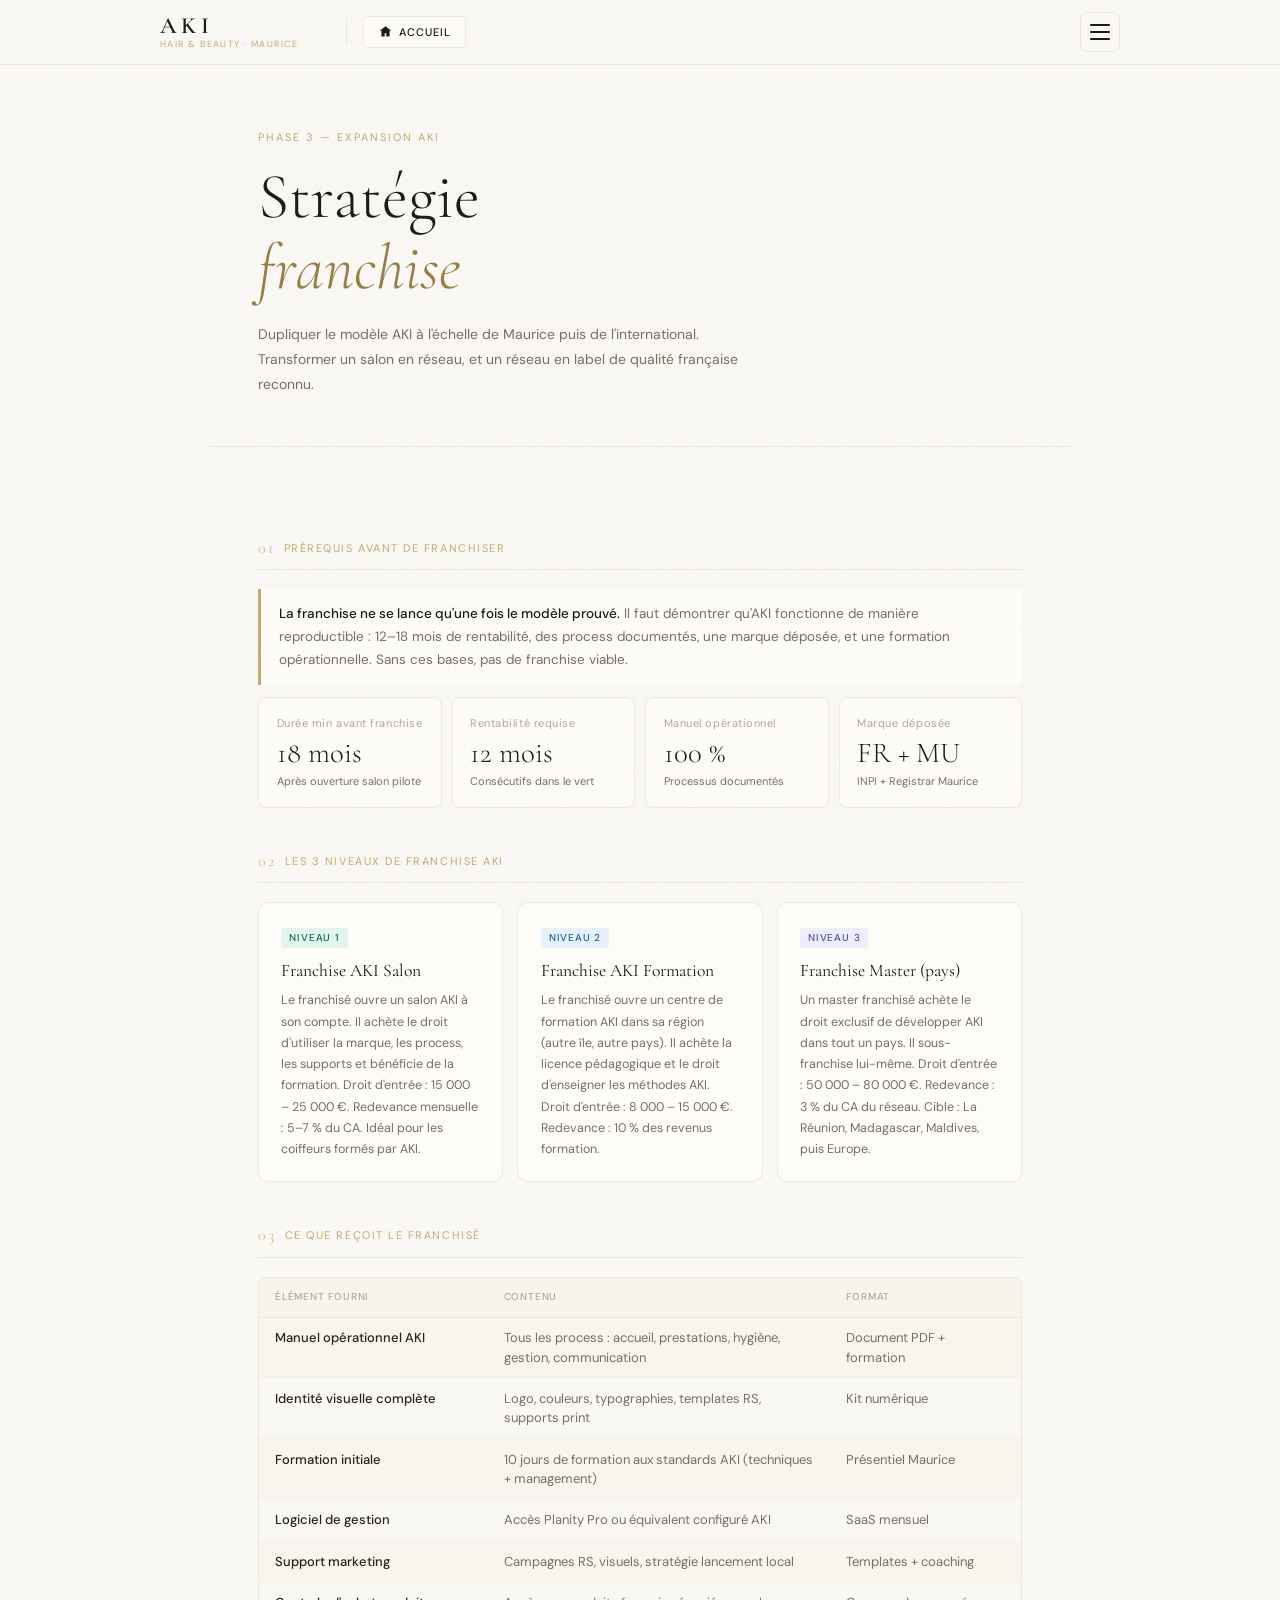
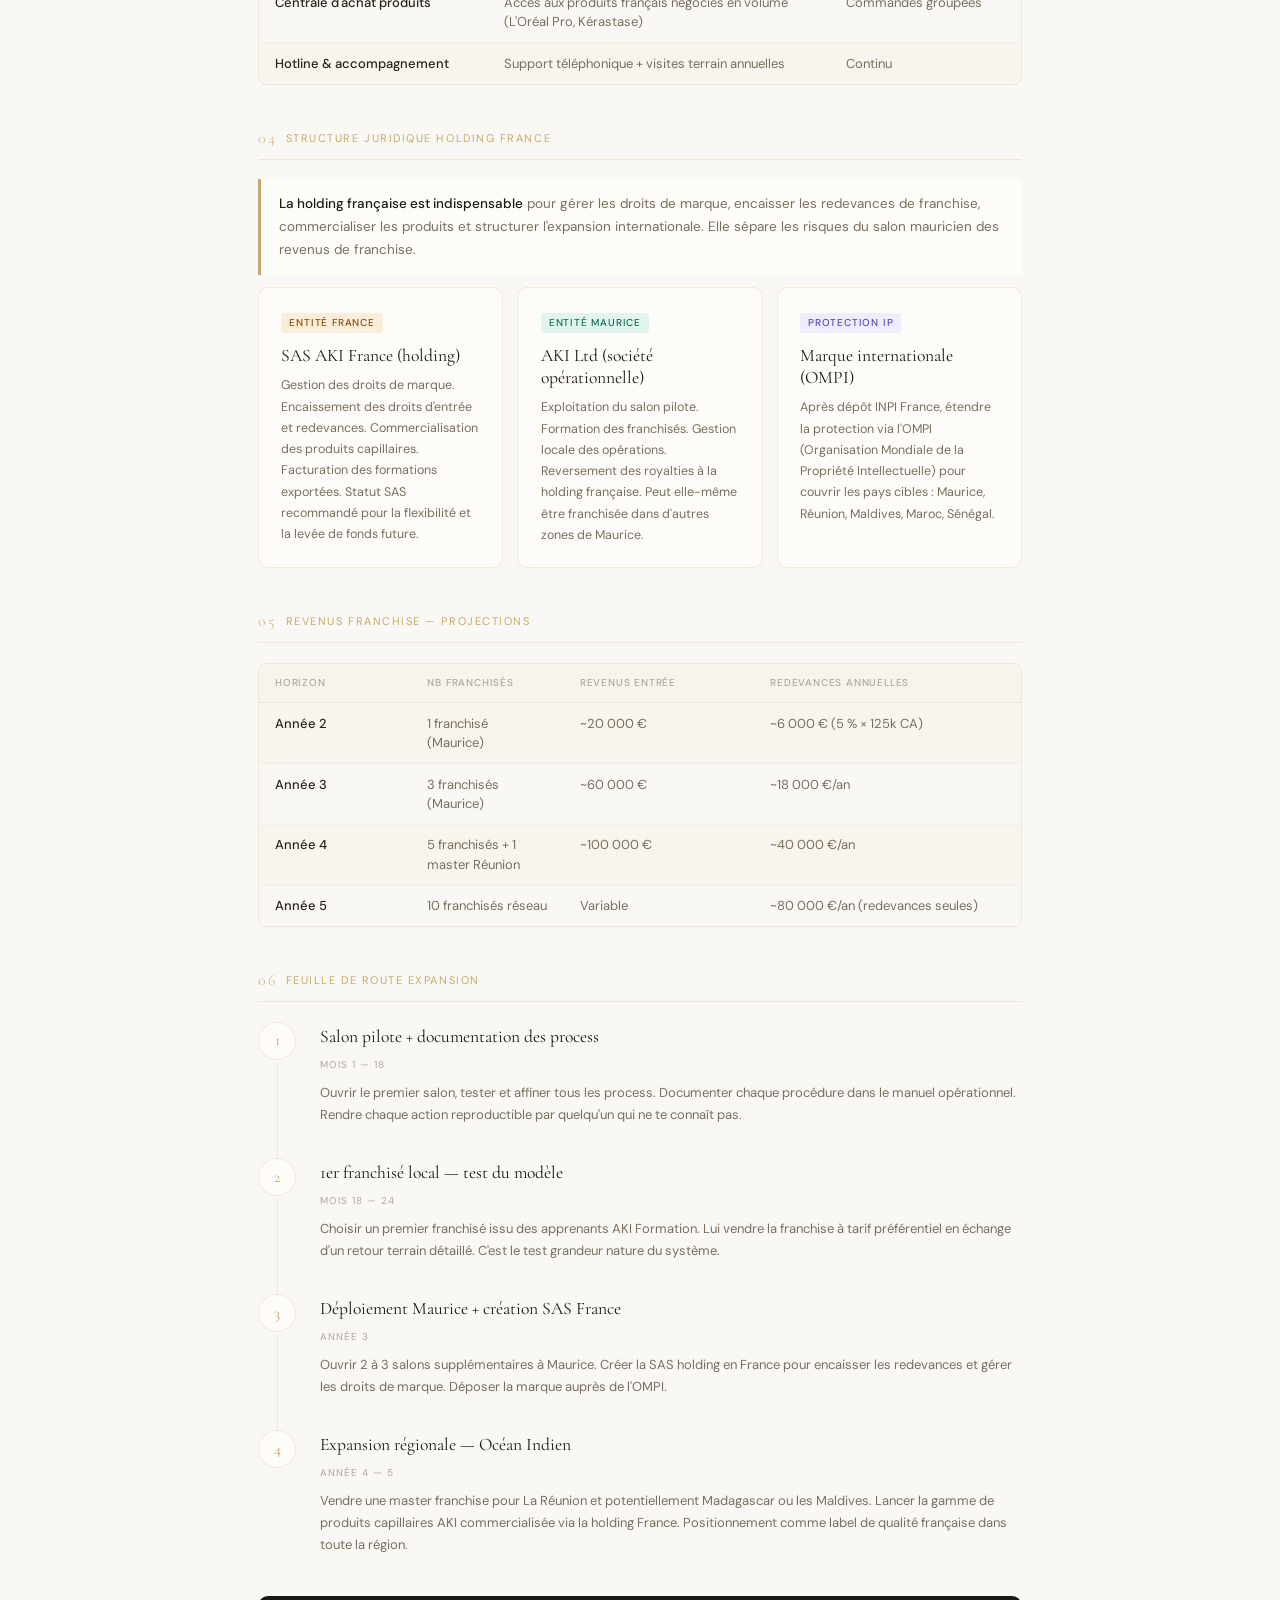
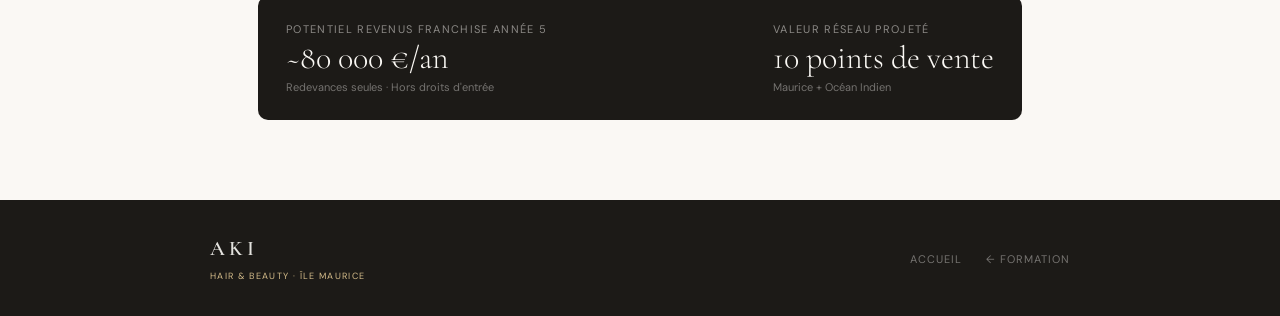
<file: aki-franchise.html>
<!DOCTYPE html>
<html lang="fr">
<head>
  <meta charset="UTF-8" />
  <meta name="viewport" content="width=device-width, initial-scale=1.0" />
  <title>AKI — Stratégie Franchise</title>
  <link rel="preconnect" href="https://fonts.googleapis.com" />
  <link rel="preconnect" href="https://fonts.gstatic.com" crossorigin />
  <link href="https://fonts.googleapis.com/css2?family=Cormorant+Garamond:ital,wght@0,300;0,400;0,600;1,300;1,400&family=DM+Sans:wght@300;400;500&display=swap" rel="stylesheet" />
  <style>
    *,*::before,*::after{box-sizing:border-box;margin:0;padding:0;}
    :root{--cream:#FAF8F4;--gold:#C4A96A;--gold-light:#D4BC8A;--gold-dark:#9A7D42;--charcoal:#1C1A17;--text-main:#2A2318;--text-muted:#7A6E5E;--text-faint:#B0A898;--line:rgba(196,169,106,0.22);--card-bg:#FEFCF8;--card-border:rgba(196,169,106,0.22);--teal:#0F6E56;--teal-bg:#E1F5EE;--blue:#185FA5;--blue-bg:#E6F1FB;--amber:#854F0B;--amber-bg:#FAEEDA;--coral:#993C1D;--coral-bg:#FAECE7;--purple:#534AB7;--purple-bg:#EEEDFE;--font-serif:'Cormorant Garamond',Georgia,serif;--font-sans:'DM Sans',sans-serif;--max-w:860px;--pad:clamp(1.25rem,5vw,3rem);}
    html{scroll-behavior:smooth;}body{background:var(--cream);color:var(--text-main);font-family:var(--font-sans);font-size:15px;line-height:1.65;}
    .grain{position:fixed;inset:0;pointer-events:none;z-index:999;opacity:.025;background-image:url("data:image/svg+xml,%3Csvg viewBox='0 0 256 256' xmlns='http://www.w3.org/2000/svg'%3E%3Cfilter id='n'%3E%3CfeTurbulence type='fractalNoise' baseFrequency='0.9' numOctaves='4' stitchTiles='stitch'/%3E%3C/filter%3E%3Crect width='100%25' height='100%25' filter='url(%23n)'/%3E%3C/svg%3E");background-size:128px;}
    nav{position:sticky;top:0;z-index:200;background:rgba(250,248,244,.96);backdrop-filter:blur(14px);border-bottom:1px solid var(--line);}
    .nav-inner{max-width:var(--max-w);margin:0 auto;padding:0 var(--pad);display:flex;align-items:center;height:60px;}
    .nav-logo{font-family:var(--font-serif);font-size:1.45rem;font-weight:600;letter-spacing:.2em;color:var(--charcoal);text-decoration:none;flex-shrink:0;line-height:1;margin-right:2rem;}
    .nav-logo small{display:block;font-size:9px;letter-spacing:.15em;color:var(--gold);text-transform:uppercase;font-family:var(--font-sans);font-weight:400;margin-top:2px;}
    .nav-links{display:flex;align-items:center;gap:.1rem;flex:1;list-style:none;overflow-x:auto;}
    .nav-links a{font-size:11px;letter-spacing:.07em;text-transform:uppercase;color:var(--text-muted);text-decoration:none;padding:.4rem .7rem;border-radius:4px;transition:color .15s,background .15s;white-space:nowrap;}
    .nav-links a:hover,.nav-links a.active{color:var(--gold-dark);background:rgba(196,169,106,.08);}
    .burger{display:none;margin-left:auto;background:none;border:none;cursor:pointer;flex-direction:column;gap:5px;padding:.5rem;}
    .burger span{display:block;width:22px;height:1.5px;background:var(--text-main);border-radius:2px;transition:all .25s;}
    .burger.open span:nth-child(1){transform:rotate(45deg) translate(4.5px,4.5px);}
    .burger.open span:nth-child(2){opacity:0;}
    .burger.open span:nth-child(3){transform:rotate(-45deg) translate(4.5px,-4.5px);}
    .mob{display:none;position:fixed;top:60px;left:0;right:0;background:rgba(250,248,244,.98);backdrop-filter:blur(14px);border-bottom:1px solid var(--line);z-index:190;padding:1rem var(--pad) 1.5rem;flex-direction:column;gap:.1rem;}
    .mob.open{display:flex;}
    .mob a{font-size:13px;letter-spacing:.07em;text-transform:uppercase;color:var(--text-muted);text-decoration:none;padding:.7rem 0;border-bottom:1px solid rgba(196,169,106,.1);transition:color .15s;}
    .mob a:last-child{border-bottom:none;}.mob a:hover{color:var(--gold-dark);}
    @media(max-width:700px){.nav-links{display:none;}.burger{display:flex;}}
    .hero{max-width:var(--max-w);margin:0 auto;padding:4rem var(--pad) 3rem;border-bottom:1px solid var(--line);}
    .hero-ey{font-size:11px;letter-spacing:.18em;text-transform:uppercase;color:var(--gold);margin-bottom:1rem;}
    .hero-title{font-family:var(--font-serif);font-size:clamp(2.4rem,6vw,4rem);font-weight:300;line-height:1.1;color:var(--charcoal);margin-bottom:1.2rem;}
    .hero-title em{font-style:italic;color:var(--gold-dark);}
    .hero-desc{font-size:14px;color:var(--text-muted);max-width:520px;line-height:1.8;}
    main{max-width:var(--max-w);margin:0 auto;padding:3rem var(--pad) 5rem;}
    .sec-lbl{font-size:11px;letter-spacing:.14em;text-transform:uppercase;color:var(--gold);margin:2.5rem 0 1.2rem;padding-bottom:.5rem;border-bottom:1px solid var(--line);display:flex;align-items:center;gap:.6rem;}
    .sec-lbl-n{font-family:var(--font-serif);font-size:1rem;color:var(--gold-light);}
    .insight{background:var(--card-bg);border-left:3px solid var(--gold);padding:.85rem 1.1rem;margin:.75rem 0;font-size:13.5px;color:var(--text-muted);line-height:1.7;border-radius:0 4px 4px 0;}
    .insight strong{color:var(--charcoal);font-weight:500;}
    .cards{display:grid;grid-template-columns:repeat(auto-fit,minmax(240px,1fr));gap:14px;margin-bottom:1rem;}
    .card{background:var(--card-bg);border:1px solid var(--card-border);border-radius:10px;padding:1.3rem 1.4rem;}
    .card-badge{display:inline-block;font-size:10px;letter-spacing:.08em;text-transform:uppercase;padding:2px 8px;border-radius:3px;margin-bottom:.75rem;font-weight:500;}
    .b-teal{background:var(--teal-bg);color:var(--teal);}.b-blue{background:var(--blue-bg);color:var(--blue);}.b-amber{background:var(--amber-bg);color:var(--amber);}.b-coral{background:var(--coral-bg);color:var(--coral);}.b-purple{background:var(--purple-bg);color:var(--purple);}
    .card-title{font-family:var(--font-serif);font-size:1.1rem;font-weight:400;color:var(--charcoal);line-height:1.25;margin-bottom:.5rem;}
    .card-body{font-size:12.5px;color:var(--text-muted);line-height:1.7;}
    .table-wrap{overflow-x:auto;border:1px solid var(--card-border);border-radius:8px;margin-bottom:1rem;}
    table{width:100%;border-collapse:collapse;font-size:13px;}
    th{text-align:left;font-size:10px;font-weight:500;letter-spacing:.08em;text-transform:uppercase;color:var(--text-faint);padding:.7rem 1rem;background:rgba(196,169,106,.05);border-bottom:1px solid var(--card-border);}
    td{padding:.65rem 1rem;border-bottom:1px solid rgba(196,169,106,.1);color:var(--text-muted);vertical-align:top;line-height:1.5;}
    tr:last-child td{border-bottom:none;}td:first-child{color:var(--text-main);font-weight:500;}tr.hl td{background:rgba(196,169,106,.04);}
    .kpi-grid{display:grid;grid-template-columns:repeat(auto-fit,minmax(150px,1fr));gap:10px;margin-bottom:1.5rem;}
    .kpi{background:var(--card-bg);border:1px solid var(--card-border);border-radius:8px;padding:1rem 1.1rem;}
    .kpi-lbl{font-size:11px;color:var(--text-faint);letter-spacing:.05em;margin-bottom:.4rem;}
    .kpi-val{font-family:var(--font-serif);font-size:1.8rem;font-weight:300;color:var(--charcoal);line-height:1;}
    .kpi-sub{font-size:11px;color:var(--text-muted);margin-top:.3rem;}
    .timeline{display:flex;flex-direction:column;gap:0;}
    .tl-item{display:flex;gap:1.5rem;padding-bottom:2rem;position:relative;}
    .tl-item:last-child{padding-bottom:0;}
    .tl-item:not(:last-child)::before{content:'';position:absolute;left:19px;top:40px;bottom:0;width:1px;background:var(--line);}
    .tl-dot{width:38px;height:38px;border-radius:50%;background:var(--card-bg);border:1px solid var(--card-border);display:flex;align-items:center;justify-content:center;font-family:var(--font-serif);font-size:1rem;color:var(--gold);flex-shrink:0;}
    .tl-body{flex:1;}
    .tl-title{font-family:var(--font-serif);font-size:1.1rem;font-weight:400;color:var(--charcoal);margin-bottom:.4rem;}
    .tl-time{font-size:10px;letter-spacing:.1em;text-transform:uppercase;color:var(--text-faint);margin-bottom:.5rem;}
    .tl-desc{font-size:13px;color:var(--text-muted);line-height:1.7;}
    .total-bar{background:var(--charcoal);border-radius:10px;padding:1.5rem 1.75rem;margin-top:2.5rem;display:flex;justify-content:space-between;align-items:center;flex-wrap:wrap;gap:1rem;}
    .total-lbl{font-size:11px;letter-spacing:.12em;text-transform:uppercase;color:rgba(250,248,244,.5);margin-bottom:.25rem;}
    .total-val{font-family:var(--font-serif);font-size:2rem;font-weight:300;color:var(--cream);line-height:1;}
    .total-sub{font-size:11px;color:rgba(250,248,244,.4);margin-top:.25rem;}
    footer{background:var(--charcoal);padding:2rem var(--pad);}
    .footer-inner{max-width:var(--max-w);margin:0 auto;display:flex;justify-content:space-between;align-items:center;flex-wrap:wrap;gap:1.5rem;}
    .footer-logo{font-family:var(--font-serif);font-size:1.3rem;font-weight:600;letter-spacing:.2em;color:rgba(250,248,244,.9);}
    .footer-logo small{display:block;font-size:9px;letter-spacing:.15em;color:var(--gold-light);font-family:var(--font-sans);font-weight:400;text-transform:uppercase;margin-top:2px;}
    .footer-nav{display:flex;gap:1.5rem;list-style:none;flex-wrap:wrap;}
    .footer-nav a{font-size:11px;letter-spacing:.09em;text-transform:uppercase;color:rgba(250,248,244,.4);text-decoration:none;transition:color .15s;}
    .footer-nav a:hover{color:var(--gold-light);}
  </style>
</head>
<body>
<div class="grain"></div>

<section class="hero">
  <p class="hero-ey">Phase 3 — Expansion AKI</p>
  <h1 class="hero-title">Stratégie<br /><em>franchise</em></h1>
  <p class="hero-desc">Dupliquer le modèle AKI à l'échelle de Maurice puis de l'international. Transformer un salon en réseau, et un réseau en label de qualité française reconnu.</p>
</section>

<main>
  <div class="sec-lbl"><span class="sec-lbl-n">01</span> Prérequis avant de franchiser</div>
  <div class="insight"><strong>La franchise ne se lance qu'une fois le modèle prouvé.</strong> Il faut démontrer qu'AKI fonctionne de manière reproductible : 12–18 mois de rentabilité, des process documentés, une marque déposée, et une formation opérationnelle. Sans ces bases, pas de franchise viable.</div>
  <div class="kpi-grid">
    <div class="kpi"><div class="kpi-lbl">Durée min avant franchise</div><div class="kpi-val">18 mois</div><div class="kpi-sub">Après ouverture salon pilote</div></div>
    <div class="kpi"><div class="kpi-lbl">Rentabilité requise</div><div class="kpi-val">12 mois</div><div class="kpi-sub">Consécutifs dans le vert</div></div>
    <div class="kpi"><div class="kpi-lbl">Manuel opérationnel</div><div class="kpi-val">100 %</div><div class="kpi-sub">Processus documentés</div></div>
    <div class="kpi"><div class="kpi-lbl">Marque déposée</div><div class="kpi-val">FR + MU</div><div class="kpi-sub">INPI + Registrar Maurice</div></div>
  </div>

  <div class="sec-lbl"><span class="sec-lbl-n">02</span> Les 3 niveaux de franchise AKI</div>
  <div class="cards">
    <div class="card">
      <span class="card-badge b-teal">Niveau 1</span>
      <div class="card-title">Franchise AKI Salon</div>
      <div class="card-body">Le franchisé ouvre un salon AKI à son compte. Il achète le droit d'utiliser la marque, les process, les supports et bénéficie de la formation. Droit d'entrée : 15 000 – 25 000 €. Redevance mensuelle : 5–7 % du CA. Idéal pour les coiffeurs formés par AKI.</div>
    </div>
    <div class="card">
      <span class="card-badge b-blue">Niveau 2</span>
      <div class="card-title">Franchise AKI Formation</div>
      <div class="card-body">Le franchisé ouvre un centre de formation AKI dans sa région (autre île, autre pays). Il achète la licence pédagogique et le droit d'enseigner les méthodes AKI. Droit d'entrée : 8 000 – 15 000 €. Redevance : 10 % des revenus formation.</div>
    </div>
    <div class="card">
      <span class="card-badge b-purple">Niveau 3</span>
      <div class="card-title">Franchise Master (pays)</div>
      <div class="card-body">Un master franchisé achète le droit exclusif de développer AKI dans tout un pays. Il sous-franchise lui-même. Droit d'entrée : 50 000 – 80 000 €. Redevance : 3 % du CA du réseau. Cible : La Réunion, Madagascar, Maldives, puis Europe.</div>
    </div>
  </div>

  <div class="sec-lbl"><span class="sec-lbl-n">03</span> Ce que reçoit le franchisé</div>
  <div class="table-wrap">
    <table>
      <thead><tr><th style="width:30%">Élément fourni</th><th style="width:45%">Contenu</th><th style="width:25%">Format</th></tr></thead>
      <tbody>
        <tr class="hl"><td>Manuel opérationnel AKI</td><td>Tous les process : accueil, prestations, hygiène, gestion, communication</td><td>Document PDF + formation</td></tr>
        <tr><td>Identité visuelle complète</td><td>Logo, couleurs, typographies, templates RS, supports print</td><td>Kit numérique</td></tr>
        <tr class="hl"><td>Formation initiale</td><td>10 jours de formation aux standards AKI (techniques + management)</td><td>Présentiel Maurice</td></tr>
        <tr><td>Logiciel de gestion</td><td>Accès Planity Pro ou équivalent configuré AKI</td><td>SaaS mensuel</td></tr>
        <tr class="hl"><td>Support marketing</td><td>Campagnes RS, visuels, stratégie lancement local</td><td>Templates + coaching</td></tr>
        <tr><td>Centrale d'achat produits</td><td>Accès aux produits français négociés en volume (L'Oréal Pro, Kérastase)</td><td>Commandes groupées</td></tr>
        <tr class="hl"><td>Hotline &amp; accompagnement</td><td>Support téléphonique + visites terrain annuelles</td><td>Continu</td></tr>
      </tbody>
    </table>
  </div>

  <div class="sec-lbl"><span class="sec-lbl-n">04</span> Structure juridique holding France</div>
  <div class="insight"><strong>La holding française est indispensable</strong> pour gérer les droits de marque, encaisser les redevances de franchise, commercialiser les produits et structurer l'expansion internationale. Elle sépare les risques du salon mauricien des revenus de franchise.</div>
  <div class="cards">
    <div class="card"><span class="card-badge b-amber">Entité France</span><div class="card-title">SAS AKI France (holding)</div><div class="card-body">Gestion des droits de marque. Encaissement des droits d'entrée et redevances. Commercialisation des produits capillaires. Facturation des formations exportées. Statut SAS recommandé pour la flexibilité et la levée de fonds future.</div></div>
    <div class="card"><span class="card-badge b-teal">Entité Maurice</span><div class="card-title">AKI Ltd (société opérationnelle)</div><div class="card-body">Exploitation du salon pilote. Formation des franchisés. Gestion locale des opérations. Reversement des royalties à la holding française. Peut elle-même être franchisée dans d'autres zones de Maurice.</div></div>
    <div class="card"><span class="card-badge b-purple">Protection IP</span><div class="card-title">Marque internationale (OMPI)</div><div class="card-body">Après dépôt INPI France, étendre la protection via l'OMPI (Organisation Mondiale de la Propriété Intellectuelle) pour couvrir les pays cibles : Maurice, Réunion, Maldives, Maroc, Sénégal.</div></div>
  </div>

  <div class="sec-lbl"><span class="sec-lbl-n">05</span> Revenus franchise — projections</div>
  <div class="table-wrap">
    <table>
      <thead><tr><th style="width:20%">Horizon</th><th style="width:20%">Nb franchisés</th><th style="width:25%">Revenus entrée</th><th style="width:35%">Redevances annuelles</th></tr></thead>
      <tbody>
        <tr class="hl"><td>Année 2</td><td>1 franchisé (Maurice)</td><td>~20 000 €</td><td>~6 000 € (5 % × 125k CA)</td></tr>
        <tr><td>Année 3</td><td>3 franchisés (Maurice)</td><td>~60 000 €</td><td>~18 000 €/an</td></tr>
        <tr class="hl"><td>Année 4</td><td>5 franchisés + 1 master Réunion</td><td>~100 000 €</td><td>~40 000 €/an</td></tr>
        <tr><td>Année 5</td><td>10 franchisés réseau</td><td>Variable</td><td>~80 000 €/an (redevances seules)</td></tr>
      </tbody>
    </table>
  </div>

  <div class="sec-lbl"><span class="sec-lbl-n">06</span> Feuille de route expansion</div>
  <div class="timeline">
    <div class="tl-item">
      <div class="tl-dot">1</div>
      <div class="tl-body">
        <div class="tl-title">Salon pilote + documentation des process</div>
        <div class="tl-time">Mois 1 — 18</div>
        <div class="tl-desc">Ouvrir le premier salon, tester et affiner tous les process. Documenter chaque procédure dans le manuel opérationnel. Rendre chaque action reproductible par quelqu'un qui ne te connaît pas.</div>
      </div>
    </div>
    <div class="tl-item">
      <div class="tl-dot">2</div>
      <div class="tl-body">
        <div class="tl-title">1er franchisé local — test du modèle</div>
        <div class="tl-time">Mois 18 — 24</div>
        <div class="tl-desc">Choisir un premier franchisé issu des apprenants AKI Formation. Lui vendre la franchise à tarif préférentiel en échange d'un retour terrain détaillé. C'est le test grandeur nature du système.</div>
      </div>
    </div>
    <div class="tl-item">
      <div class="tl-dot">3</div>
      <div class="tl-body">
        <div class="tl-title">Déploiement Maurice + création SAS France</div>
        <div class="tl-time">Année 3</div>
        <div class="tl-desc">Ouvrir 2 à 3 salons supplémentaires à Maurice. Créer la SAS holding en France pour encaisser les redevances et gérer les droits de marque. Déposer la marque auprès de l'OMPI.</div>
      </div>
    </div>
    <div class="tl-item">
      <div class="tl-dot">4</div>
      <div class="tl-body">
        <div class="tl-title">Expansion régionale — Océan Indien</div>
        <div class="tl-time">Année 4 — 5</div>
        <div class="tl-desc">Vendre une master franchise pour La Réunion et potentiellement Madagascar ou les Maldives. Lancer la gamme de produits capillaires AKI commercialisée via la holding France. Positionnement comme label de qualité française dans toute la région.</div>
      </div>
    </div>
  </div>

  <div class="total-bar">
    <div>
      <div class="total-lbl">Potentiel revenus franchise année 5</div>
      <div class="total-val">~80 000 €/an</div>
      <div class="total-sub">Redevances seules · Hors droits d'entrée</div>
    </div>
    <div>
      <div class="total-lbl">Valeur réseau projeté</div>
      <div class="total-val">10 points de vente</div>
      <div class="total-sub">Maurice + Océan Indien</div>
    </div>
  </div>
</main>

<footer>
  <div class="footer-inner">
    <div class="footer-logo">AKI<small>Hair &amp; Beauty · Île Maurice</small></div>
    <ul class="footer-nav">
      <li><a href="index.html">Accueil</a></li>
      <li><a href="aki-formation.html">← Formation</a></li>
    </ul>
  </div>
</footer>


<script src="nav.js"></script>
</body>
</html>
</file>
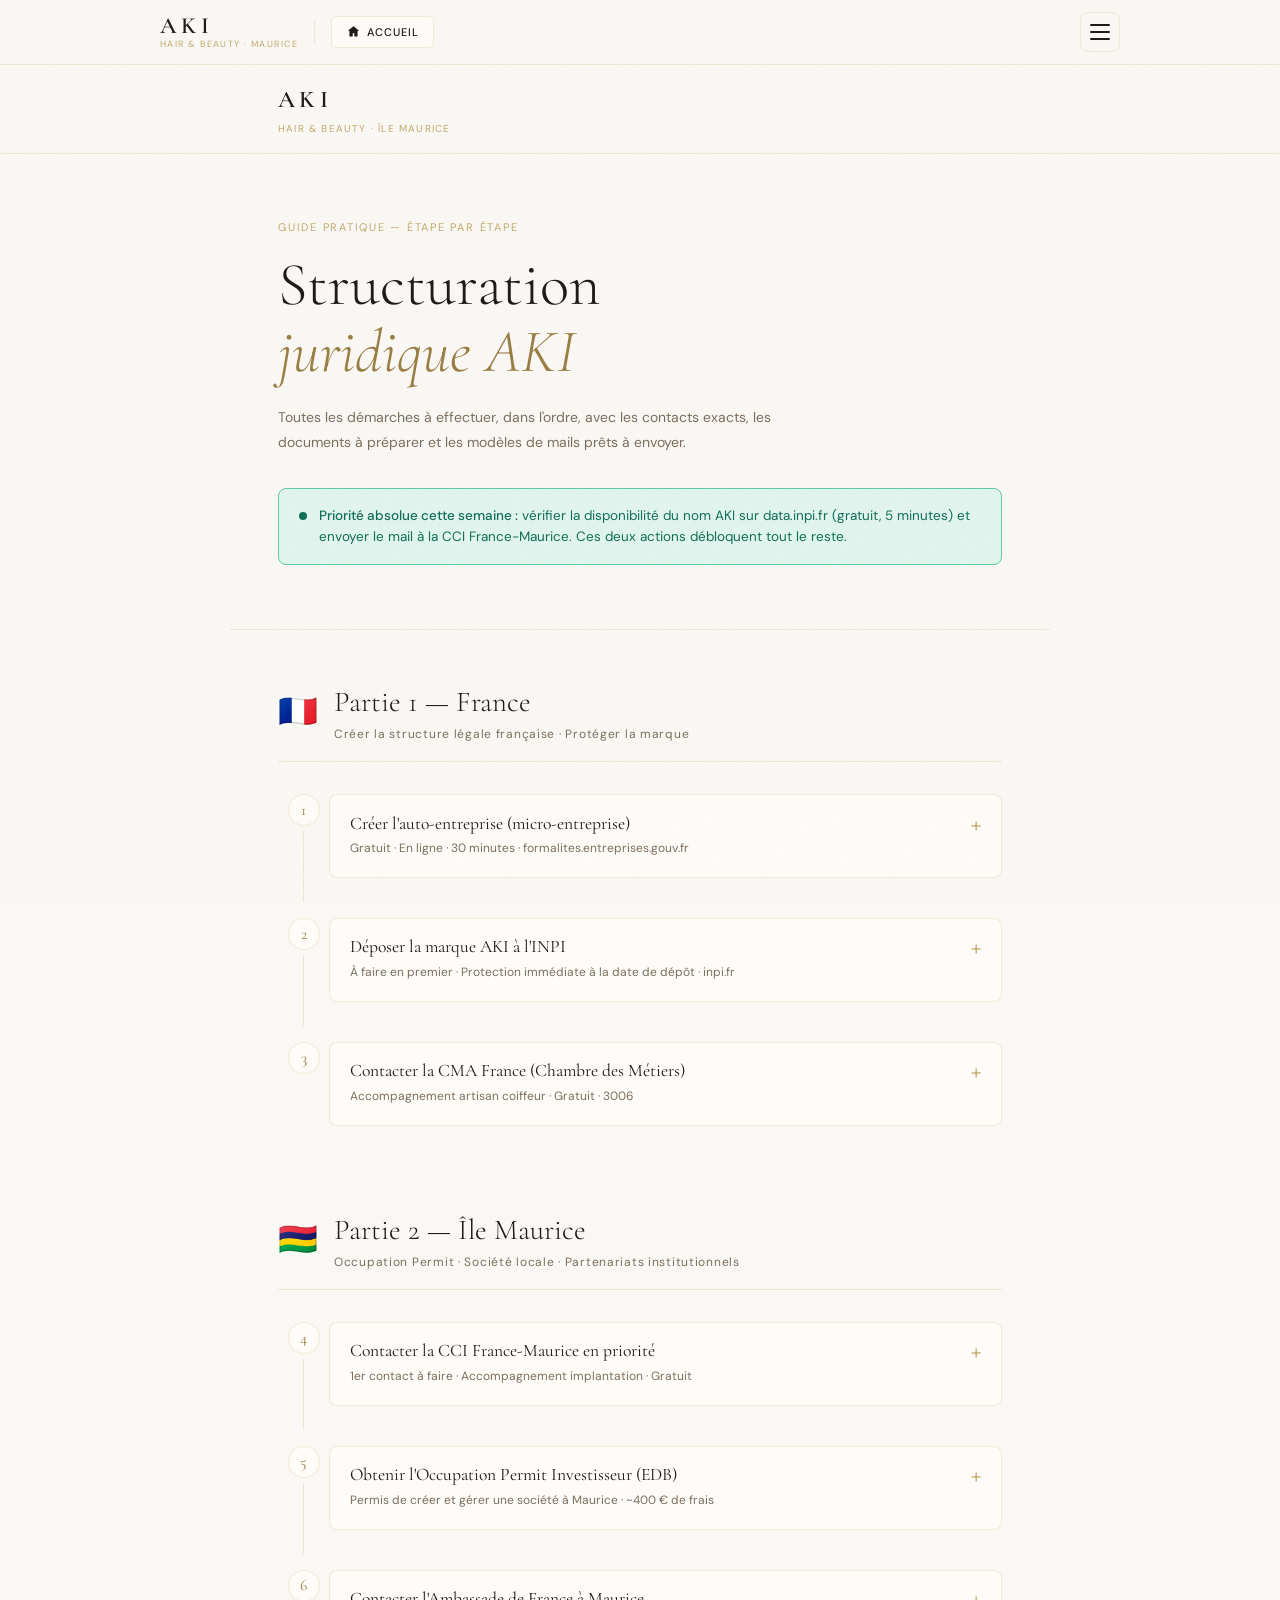
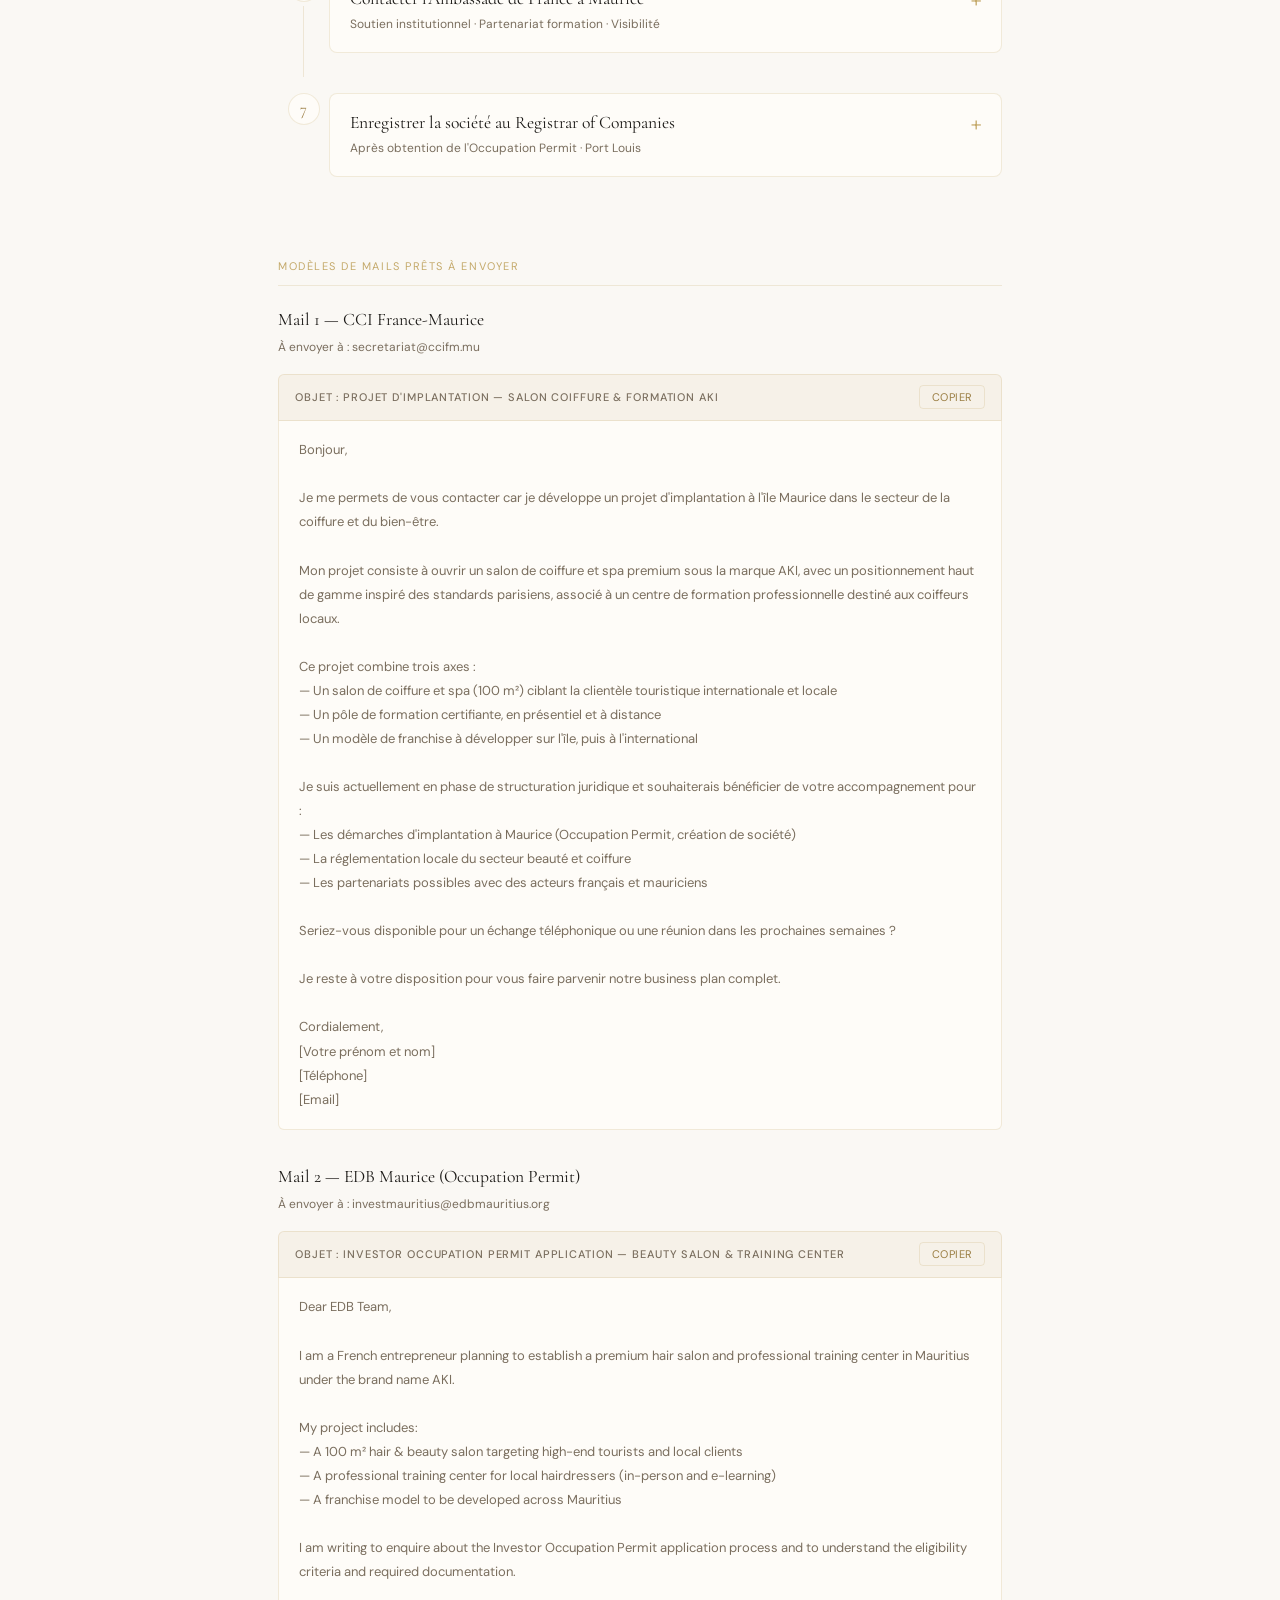
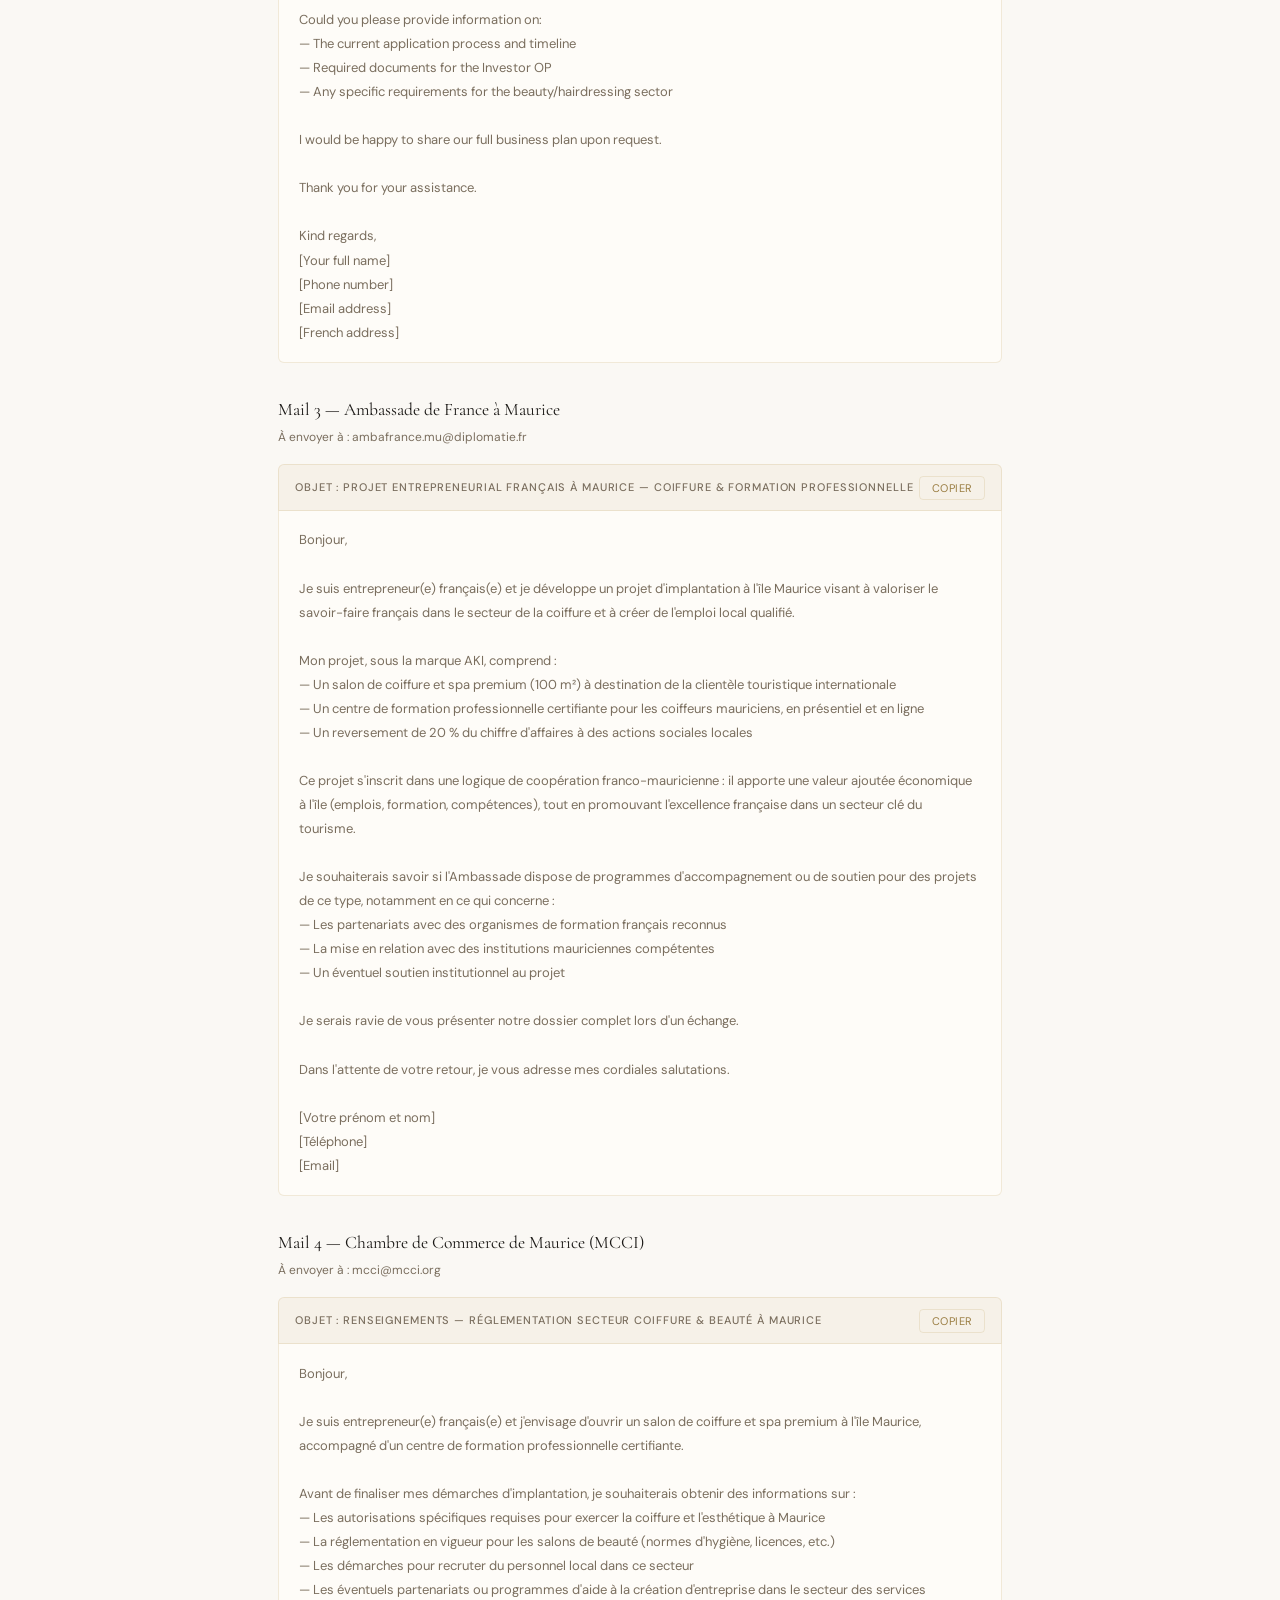
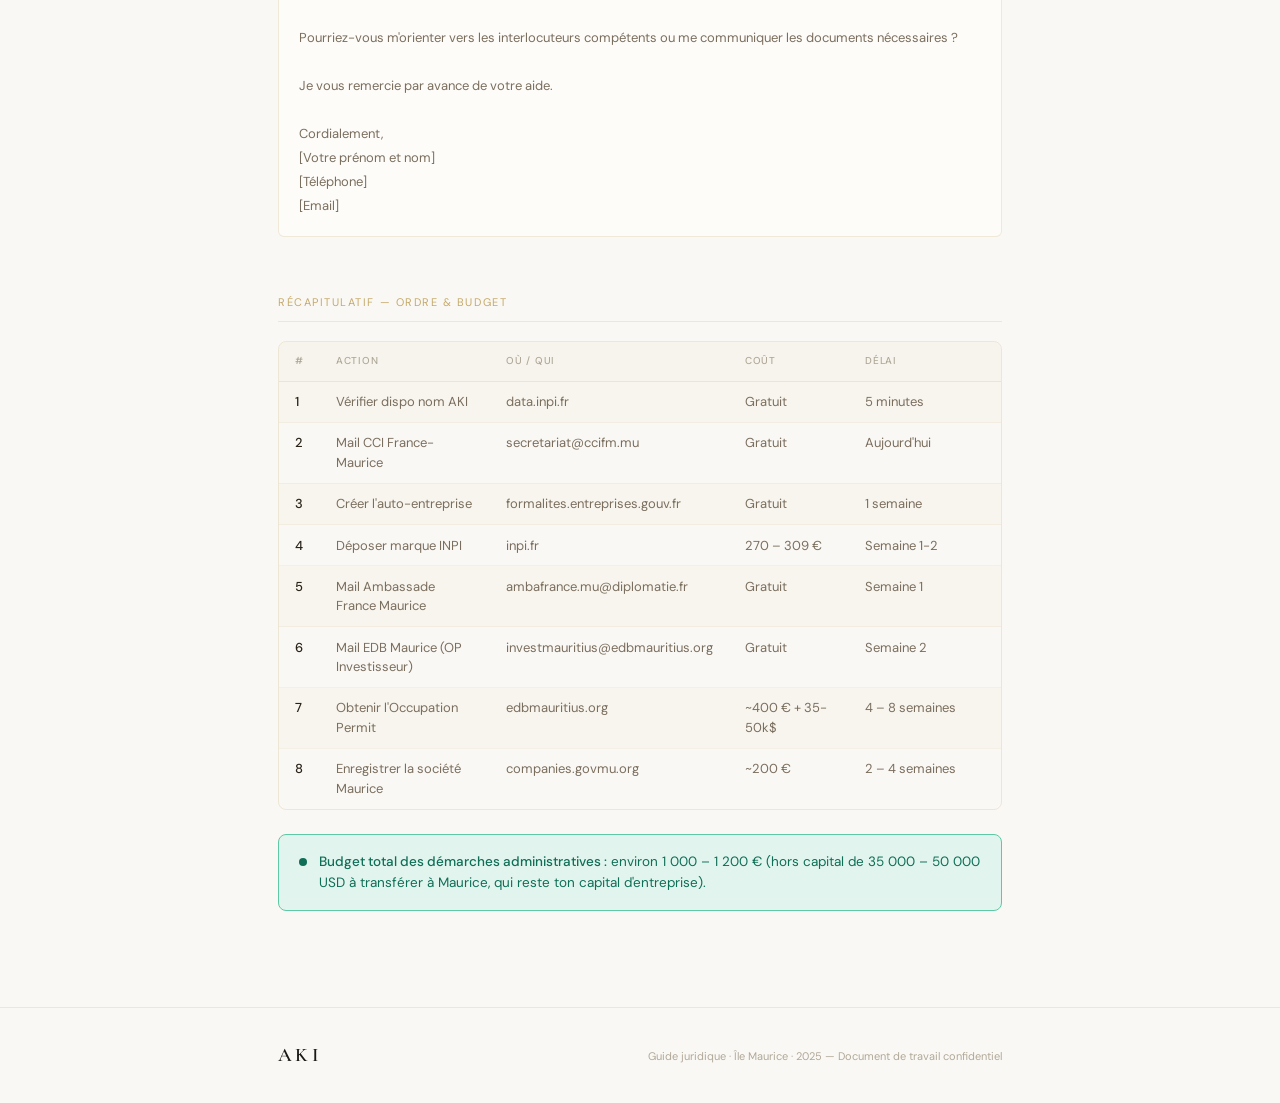
<file: aki-juridique.html>
<!DOCTYPE html>
<html lang="fr">
<head>
  <meta charset="UTF-8" />
  <meta name="viewport" content="width=device-width, initial-scale=1.0" />
  <title>AKI — Structuration juridique · Guide complet</title>
  <link rel="preconnect" href="https://fonts.googleapis.com" />
  <link rel="preconnect" href="https://fonts.gstatic.com" crossorigin />
  <link href="https://fonts.googleapis.com/css2?family=Cormorant+Garamond:ital,wght@0,300;0,400;0,600;1,300;1,400&family=DM+Sans:wght@300;400;500&display=swap" rel="stylesheet" />
  <style>
    *, *::before, *::after { box-sizing: border-box; margin: 0; padding: 0; }

    :root {
      --cream: #FAF8F4;
      --beige: #E8E0D0;
      --gold: #C4A96A;
      --gold-light: #D4BC8A;
      --gold-dark: #9A7D42;
      --charcoal: #1C1A17;
      --text-main: #2A2318;
      --text-muted: #7A6E5E;
      --text-faint: #B0A898;
      --line: rgba(196,169,106,0.22);
      --card-bg: #FEFCF8;
      --card-border: rgba(196,169,106,0.22);
      --teal: #0F6E56; --teal-bg: #E1F5EE; --teal-border: #5DCAA5;
      --amber: #854F0B; --amber-bg: #FAEEDA; --amber-border: #EF9F27;
      --blue: #185FA5; --blue-bg: #E6F1FB; --blue-border: #85B7EB;
      --coral: #993C1D; --coral-bg: #FAECE7; --coral-border: #F0997B;
      --purple: #534AB7; --purple-bg: #EEEDFE; --purple-border: #AFA9EC;
      --font-serif: 'Cormorant Garamond', Georgia, serif;
      --font-sans: 'DM Sans', sans-serif;
      --max-w: 820px;
      --pad: clamp(1.5rem, 5vw, 3rem);
    }

    html { scroll-behavior: smooth; }

    body {
      background: var(--cream);
      color: var(--text-main);
      font-family: var(--font-sans);
      font-size: 15px;
      line-height: 1.65;
    }

    .grain {
      position: fixed; inset: 0; pointer-events: none; z-index: 999;
      opacity: 0.03;
      background-image: url("data:image/svg+xml,%3Csvg viewBox='0 0 256 256' xmlns='http://www.w3.org/2000/svg'%3E%3Cfilter id='n'%3E%3CfeTurbulence type='fractalNoise' baseFrequency='0.9' numOctaves='4' stitchTiles='stitch'/%3E%3C/filter%3E%3Crect width='100%25' height='100%25' filter='url(%23n)'/%3E%3C/svg%3E");
      background-size: 128px;
    }

    /* NAV */
    header {
      position: sticky; top: 0; z-index: 100;
      background: rgba(250,248,244,0.93);
      backdrop-filter: blur(12px);
      border-bottom: 1px solid var(--line);
    }
    .header-inner {
      max-width: var(--max-w); margin: 0 auto;
      padding: 1rem var(--pad);
      display: flex; align-items: center; justify-content: space-between; gap: 1rem;
    }
    .logo-name { font-family: var(--font-serif); font-size: 1.5rem; font-weight: 600; letter-spacing: .18em; color: var(--charcoal); }
    .logo-sub { font-size: 10px; letter-spacing: .12em; color: var(--gold); text-transform: uppercase; display: block; margin-top: 1px; }
    .header-nav { display: flex; gap: .5rem; flex-wrap: wrap; }
    .nav-pill {
      font-size: 10px; letter-spacing: .08em; text-transform: uppercase;
      padding: .3rem .75rem; border: 1px solid var(--card-border);
      border-radius: 20px; color: var(--text-muted);
      background: var(--card-bg); text-decoration: none;
      transition: border-color .15s, color .15s;
    }
    .nav-pill:hover { border-color: var(--gold); color: var(--gold-dark); }

    /* HERO */
    .hero {
      max-width: var(--max-w); margin: 0 auto;
      padding: 4rem var(--pad) 3rem;
      border-bottom: 1px solid var(--line);
    }
    .hero-eyebrow { font-size: 11px; letter-spacing: .16em; text-transform: uppercase; color: var(--gold); margin-bottom: 1rem; }
    .hero-title { font-family: var(--font-serif); font-size: clamp(2.2rem, 6vw, 3.8rem); font-weight: 300; line-height: 1.1; color: var(--charcoal); margin-bottom: 1.2rem; }
    .hero-title em { font-style: italic; color: var(--gold-dark); }
    .hero-desc { font-size: 14px; color: var(--text-muted); max-width: 540px; line-height: 1.8; margin-bottom: 2rem; }

    /* PRIORITY BANNER */
    .priority-bar {
      background: var(--teal-bg);
      border: 1px solid var(--teal-border);
      border-radius: 8px;
      padding: 1rem 1.25rem;
      display: flex; align-items: flex-start; gap: .75rem;
      margin-bottom: 1rem;
    }
    .priority-dot { width: 8px; height: 8px; border-radius: 50%; background: var(--teal); flex-shrink: 0; margin-top: .45rem; }
    .priority-text { font-size: 13.5px; color: var(--teal); line-height: 1.6; }
    .priority-text strong { font-weight: 500; }

    /* MAIN */
    main { max-width: var(--max-w); margin: 0 auto; padding: 3rem var(--pad) 5rem; }

    /* COUNTRY BLOCK */
    .country-block { margin-bottom: 3.5rem; }
    .country-header {
      display: flex; align-items: center; gap: 1rem;
      margin-bottom: 2rem; padding-bottom: 1rem;
      border-bottom: 1px solid var(--line);
    }
    .country-flag { font-size: 2rem; }
    .country-title { font-family: var(--font-serif); font-size: 1.8rem; font-weight: 300; color: var(--charcoal); }
    .country-sub { font-size: 12px; color: var(--text-muted); letter-spacing: .06em; }

    /* STEP */
    .step { display: flex; gap: 0; margin-bottom: 1rem; }
    .step-left { display: flex; flex-direction: column; align-items: center; width: 3.2rem; flex-shrink: 0; }
    .step-num {
      width: 32px; height: 32px; border-radius: 50%;
      display: flex; align-items: center; justify-content: center;
      font-family: var(--font-serif); font-size: 1rem; font-weight: 400;
      color: var(--gold-dark); background: var(--card-bg);
      border: 1px solid var(--card-border); flex-shrink: 0;
    }
    .step-vline { flex: 1; width: 1px; background: var(--line); min-height: 1rem; margin-top: .3rem; }
    .step-vline.last { background: transparent; }
    .step-body { flex: 1; padding-bottom: 1.5rem; }

    .step-card {
      background: var(--card-bg);
      border: 1px solid var(--card-border);
      border-radius: 8px;
      overflow: hidden;
    }
    .step-card-header {
      padding: 1.1rem 1.25rem;
      cursor: pointer;
      display: flex; align-items: flex-start; justify-content: space-between; gap: 1rem;
      transition: background .15s;
    }
    .step-card-header:hover { background: rgba(196,169,106,0.04); }
    .step-card.open .step-card-header { border-bottom: 1px solid var(--line); }
    .step-card-title { font-family: var(--font-serif); font-size: 1.1rem; font-weight: 400; color: var(--charcoal); line-height: 1.3; margin-bottom: .25rem; }
    .step-card-sub { font-size: 12px; color: var(--text-muted); }
    .step-toggle { font-size: 1.3rem; font-weight: 300; color: var(--gold); flex-shrink: 0; line-height: 1; transition: transform .25s; margin-top: 2px; }
    .step-card.open .step-toggle { transform: rotate(45deg); }

    .step-card-body {
      max-height: 0; overflow: hidden;
      transition: max-height .4s ease, opacity .3s ease;
      opacity: 0;
    }
    .step-card.open .step-card-body { max-height: 1200px; opacity: 1; }
    .step-card-inner { padding: 1.25rem; }

    /* BADGES */
    .badge { display: inline-flex; align-items: center; gap: .3rem; font-size: 10px; letter-spacing: .06em; padding: 3px 9px; border-radius: 3px; margin-bottom: .75rem; text-transform: uppercase; font-weight: 500; }
    .badge-teal { background: var(--teal-bg); color: var(--teal); }
    .badge-amber { background: var(--amber-bg); color: var(--amber); }
    .badge-blue { background: var(--blue-bg); color: var(--blue); }
    .badge-coral { background: var(--coral-bg); color: var(--coral); }
    .badge-purple { background: var(--purple-bg); color: var(--purple); }

    /* DOCS LIST */
    .docs-list { margin: .5rem 0 1rem; }
    .doc-item {
      display: flex; align-items: flex-start; gap: .6rem;
      font-size: 13px; color: var(--text-muted);
      padding: .4rem 0; border-bottom: 1px solid rgba(196,169,106,0.08);
      line-height: 1.5;
    }
    .doc-item:last-child { border-bottom: none; }
    .doc-check { width: 16px; height: 16px; border-radius: 3px; border: 1px solid var(--card-border); background: var(--cream); flex-shrink: 0; margin-top: 1px; cursor: pointer; display: flex; align-items: center; justify-content: center; transition: background .15s, border-color .15s; }
    .doc-check.checked { background: var(--teal); border-color: var(--teal); }
    .doc-check.checked::after { content: "✓"; font-size: 10px; color: #fff; font-weight: 500; }
    .doc-text { flex: 1; }

    /* INSIGHT */
    .insight {
      background: var(--card-bg); border-left: 3px solid var(--gold);
      padding: .85rem 1.1rem; margin: .75rem 0;
      font-size: 13px; color: var(--text-muted); line-height: 1.7;
      border-radius: 0 4px 4px 0;
    }
    .insight strong { color: var(--charcoal); font-weight: 500; }

    /* COST BOX */
    .cost-row { display: flex; justify-content: space-between; align-items: center; padding: .5rem 0; border-bottom: 1px solid rgba(196,169,106,0.08); font-size: 13px; }
    .cost-row:last-child { border-bottom: none; }
    .cost-label { color: var(--text-muted); }
    .cost-val { font-weight: 500; color: var(--charcoal); }
    .cost-total { background: rgba(196,169,106,0.08); border-radius: 4px; padding: .6rem .75rem; display: flex; justify-content: space-between; margin-top: .5rem; }
    .cost-total span:first-child { font-size: 12px; color: var(--text-muted); }
    .cost-total span:last-child { font-weight: 500; color: var(--gold-dark); }

    /* CONTACT BLOCK */
    .contact-block {
      background: var(--blue-bg); border: 1px solid var(--blue-border);
      border-radius: 8px; padding: 1rem 1.25rem; margin: .75rem 0;
    }
    .contact-label { font-size: 10px; letter-spacing: .1em; text-transform: uppercase; color: var(--blue); margin-bottom: .5rem; font-weight: 500; }
    .contact-line { font-size: 13px; color: var(--text-main); line-height: 1.7; }
    .contact-line a { color: var(--blue); text-decoration: none; font-weight: 500; }
    .contact-line a:hover { text-decoration: underline; }

    /* EMAIL TEMPLATE */
    .email-wrap { margin-top: 1rem; }
    .email-header {
      display: flex; align-items: center; justify-content: space-between;
      background: rgba(196,169,106,0.08); border-radius: 6px 6px 0 0;
      padding: .65rem 1rem; border: 1px solid var(--card-border);
    }
    .email-label { font-size: 11px; letter-spacing: .08em; text-transform: uppercase; color: var(--text-muted); font-weight: 500; }
    .copy-btn {
      font-size: 11px; letter-spacing: .05em; text-transform: uppercase;
      color: var(--gold-dark); background: transparent;
      border: 1px solid var(--card-border); border-radius: 4px;
      padding: .25rem .7rem; cursor: pointer; transition: background .15s, border-color .15s;
      font-family: var(--font-sans);
    }
    .copy-btn:hover { background: var(--card-bg); border-color: var(--gold); }
    .copy-btn.copied { color: var(--teal); border-color: var(--teal-border); }
    .email-body {
      background: var(--card-bg); border: 1px solid var(--card-border);
      border-top: none; border-radius: 0 0 6px 6px;
      padding: 1.1rem 1.25rem;
      font-size: 13px; color: var(--text-muted);
      line-height: 1.85; white-space: pre-wrap;
      font-family: var(--font-sans);
    }

    /* SUMMARY TABLE */
    .summary { margin-top: 3rem; }
    .summary-label { font-size: 11px; letter-spacing: .14em; text-transform: uppercase; color: var(--gold); margin-bottom: 1.2rem; padding-bottom: .6rem; border-bottom: 1px solid var(--line); }
    .table-wrap { overflow-x: auto; border: 1px solid var(--card-border); border-radius: 8px; }
    table { width: 100%; border-collapse: collapse; font-size: 13px; }
    th { text-align: left; font-size: 10px; font-weight: 500; letter-spacing: .08em; text-transform: uppercase; color: var(--text-faint); padding: .7rem 1rem; background: rgba(196,169,106,0.05); border-bottom: 1px solid var(--card-border); }
    td { padding: .65rem 1rem; border-bottom: 1px solid rgba(196,169,106,0.1); color: var(--text-muted); vertical-align: top; line-height: 1.5; }
    tr:last-child td { border-bottom: none; }
    td:first-child { font-weight: 500; color: var(--text-main); }
    tr.hl td { background: rgba(196,169,106,0.04); }

    /* FOOTER */
    footer { border-top: 1px solid var(--line); }
    .footer-inner { max-width: var(--max-w); margin: 0 auto; padding: 2rem var(--pad); display: flex; justify-content: space-between; align-items: center; flex-wrap: wrap; gap: 1rem; }
    .footer-logo { font-family: var(--font-serif); font-size: 1.2rem; font-weight: 600; letter-spacing: .18em; color: var(--charcoal); }
    .footer-copy { font-size: 11px; color: var(--text-faint); }

    @media (max-width: 580px) {
      .header-nav { display: none; }
      .step-left { width: 2.8rem; }
    }
  </style>
</head>
<body>

<div class="grain"></div>

<header>
  <div class="header-inner">
    <div>
      <span class="logo-name">AKI</span>
      <span class="logo-sub">Hair &amp; Beauty · Île Maurice</span>
    </div>
    
  </div>
</header>

<section class="hero">
  <p class="hero-eyebrow">Guide pratique — étape par étape</p>
  <h1 class="hero-title">Structuration<br /><em>juridique AKI</em></h1>
  <p class="hero-desc">Toutes les démarches à effectuer, dans l'ordre, avec les contacts exacts, les documents à préparer et les modèles de mails prêts à envoyer.</p>
  <div class="priority-bar">
    <div class="priority-dot"></div>
    <div class="priority-text"><strong>Priorité absolue cette semaine :</strong> vérifier la disponibilité du nom AKI sur data.inpi.fr (gratuit, 5 minutes) et envoyer le mail à la CCI France-Maurice. Ces deux actions débloquent tout le reste.</div>
  </div>
</section>

<main>

  <!-- FRANCE -->
  <div class="country-block" id="france">
    <div class="country-header">
      <span class="country-flag">🇫🇷</span>
      <div>
        <div class="country-title">Partie 1 — France</div>
        <div class="country-sub">Créer la structure légale française · Protéger la marque</div>
      </div>
    </div>

    <!-- STEP 1 -->
    <div class="step">
      <div class="step-left">
        <div class="step-num">1</div>
        <div class="step-vline"></div>
      </div>
      <div class="step-body">
        <div class="step-card" id="card1">
          <div class="step-card-header" onclick="toggle('card1')">
            <div>
              <div class="step-card-title">Créer l'auto-entreprise (micro-entreprise)</div>
              <div class="step-card-sub">Gratuit · En ligne · 30 minutes · formalites.entreprises.gouv.fr</div>
            </div>
            <div class="step-toggle">+</div>
          </div>
          <div class="step-card-body">
            <div class="step-card-inner">
              <span class="badge badge-teal">Gratuit</span>
              <div class="insight"><strong>Où :</strong> formalites.entreprises.gouv.fr — créer un compte FranceConnect ou direct, puis "Déclarer une nouvelle activité".</div>

              <p style="font-size:13px;color:var(--text-muted);margin-bottom:.75rem;font-weight:500">Documents à préparer :</p>
              <div class="docs-list">
                <div class="doc-item"><div class="doc-check" onclick="checkDoc(this)"></div><div class="doc-text">Pièce d'identité (carte nationale ou passeport)</div></div>
                <div class="doc-item"><div class="doc-check" onclick="checkDoc(this)"></div><div class="doc-text">Justificatif de domicile de moins de 3 mois</div></div>
                <div class="doc-item"><div class="doc-check" onclick="checkDoc(this)"></div><div class="doc-text">Diplôme de coiffure (BP ou CAP) — obligatoire pour ouvrir un salon</div></div>
                <div class="doc-item"><div class="doc-check" onclick="checkDoc(this)"></div><div class="doc-text">Numéro de sécurité sociale</div></div>
              </div>

              <div class="insight"><strong>Activité à déclarer :</strong> "Services de coiffure et soins de beauté" + "Formation professionnelle" si tu veux facturer de la formation depuis la France.</div>

              <div class="cost-total">
                <span>Coût total</span>
                <span>0 €</span>
              </div>
            </div>
          </div>
        </div>
      </div>
    </div>

    <!-- STEP 2 -->
    <div class="step">
      <div class="step-left">
        <div class="step-num">2</div>
        <div class="step-vline"></div>
      </div>
      <div class="step-body">
        <div class="step-card" id="card2">
          <div class="step-card-header" onclick="toggle('card2')">
            <div>
              <div class="step-card-title">Déposer la marque AKI à l'INPI</div>
              <div class="step-card-sub">À faire en premier · Protection immédiate à la date de dépôt · inpi.fr</div>
            </div>
            <div class="step-toggle">+</div>
          </div>
          <div class="step-card-body">
            <div class="step-card-inner">
              <span class="badge badge-coral">Priorité absolue</span>

              <div class="insight"><strong>Étape 0 — Avant tout :</strong> vérifie que le nom est disponible sur <a href="https://data.inpi.fr" target="_blank" style="color:var(--blue)">data.inpi.fr</a> → "Rechercher une marque". Gratuit, 5 minutes.</div>

              <p style="font-size:13px;color:var(--text-muted);margin-bottom:.75rem;font-weight:500">Étapes sur inpi.fr :</p>
              <div class="docs-list">
                <div class="doc-item"><div class="doc-check" onclick="checkDoc(this)"></div><div class="doc-text">Aller sur <strong>inpi.fr</strong> → "Déposer une marque" → créer un compte</div></div>
                <div class="doc-item"><div class="doc-check" onclick="checkDoc(this)"></div><div class="doc-text">Choisir le type : marque verbale (nom) + marque figurative (logo si prêt)</div></div>
                <div class="doc-item"><div class="doc-check" onclick="checkDoc(this)"></div><div class="doc-text">Sélectionner les classes : <strong>Classe 44</strong> (coiffure, soins beauté) + <strong>Classe 41</strong> (formation) + <strong>Classe 35</strong> (franchise, commerce)</div></div>
                <div class="doc-item"><div class="doc-check" onclick="checkDoc(this)"></div><div class="doc-text">Payer en ligne par carte bancaire</div></div>
                <div class="doc-item"><div class="doc-check" onclick="checkDoc(this)"></div><div class="doc-text">Recevoir le récépissé de dépôt (protection juridique immédiate)</div></div>
              </div>

              <div class="docs-list" style="margin-top:.5rem">
                <div class="cost-row"><span class="cost-label">Classe 44 (coiffure / beauté)</span><span class="cost-val">190 €</span></div>
                <div class="cost-row"><span class="cost-label">Classe 41 (formation)</span><span class="cost-val">40 €</span></div>
                <div class="cost-row"><span class="cost-label">Classe 35 (franchise)</span><span class="cost-val">40 €</span></div>
                <div class="cost-row"><span class="cost-label">Dépôt logo (optionnel)</span><span class="cost-val">39 €</span></div>
              </div>
              <div class="cost-total">
                <span>Budget estimé</span>
                <span>270 – 309 €</span>
              </div>
              <div class="insight" style="margin-top:.75rem"><strong>Bon à savoir :</strong> la protection est valable 10 ans renouvelables. Une fois déposé, plus personne ne peut utiliser le nom AKI dans ces secteurs en France.</div>
            </div>
          </div>
        </div>
      </div>
    </div>

    <!-- STEP 3 -->
    <div class="step">
      <div class="step-left">
        <div class="step-num">3</div>
        <div class="step-vline last"></div>
      </div>
      <div class="step-body">
        <div class="step-card" id="card3">
          <div class="step-card-header" onclick="toggle('card3')">
            <div>
              <div class="step-card-title">Contacter la CMA France (Chambre des Métiers)</div>
              <div class="step-card-sub">Accompagnement artisan coiffeur · Gratuit · 3006</div>
            </div>
            <div class="step-toggle">+</div>
          </div>
          <div class="step-card-body">
            <div class="step-card-inner">
              <span class="badge badge-blue">Gratuit</span>
              <div class="contact-block">
                <div class="contact-label">Contact CMA France</div>
                <div class="contact-line">
                  Numéro unique : <strong>3006</strong> (appel gratuit, lun-ven)<br/>
                  Site : <a href="https://www.artisanat.fr" target="_blank">artisanat.fr</a><br/>
                  CMA Île-de-France (si basé à Paris) : <a href="https://www.cma-idf.fr" target="_blank">cma-idf.fr</a>
                </div>
              </div>
              <div class="insight"><strong>À demander :</strong> immatriculation au Répertoire des Métiers, accompagnement projet à l'international, et informations sur les partenariats de formation.</div>
            </div>
          </div>
        </div>
      </div>
    </div>
  </div>

  <!-- MAURICE -->
  <div class="country-block" id="maurice">
    <div class="country-header">
      <span class="country-flag">🇲🇺</span>
      <div>
        <div class="country-title">Partie 2 — Île Maurice</div>
        <div class="country-sub">Occupation Permit · Société locale · Partenariats institutionnels</div>
      </div>
    </div>

    <!-- STEP 4 -->
    <div class="step">
      <div class="step-left">
        <div class="step-num">4</div>
        <div class="step-vline"></div>
      </div>
      <div class="step-body">
        <div class="step-card" id="card4">
          <div class="step-card-header" onclick="toggle('card4')">
            <div>
              <div class="step-card-title">Contacter la CCI France-Maurice en priorité</div>
              <div class="step-card-sub">1er contact à faire · Accompagnement implantation · Gratuit</div>
            </div>
            <div class="step-toggle">+</div>
          </div>
          <div class="step-card-body">
            <div class="step-card-inner">
              <span class="badge badge-teal">À faire cette semaine</span>
              <div class="contact-block">
                <div class="contact-label">CCI France Maurice</div>
                <div class="contact-line">
                  Blue Tower, Rue de l'Institut, Ébène, île Maurice<br/>
                  Tél : <a href="tel:+23046690030">+230 466 90 30</a><br/>
                  Mail : <a href="mailto:secretariat@ccifm.mu">secretariat@ccifm.mu</a><br/>
                  Site : <a href="https://www.ccifm.mu" target="_blank">ccifm.mu</a>
                </div>
              </div>
              <div class="insight"><strong>Pourquoi eux en premier ?</strong> La CCI France-Maurice accompagne les entrepreneurs français qui s'installent à Maurice. Ils connaissent toutes les démarches locales et peuvent te mettre en relation avec les bons interlocuteurs (EDB, avocats, comptables).</div>
            </div>
          </div>
        </div>
      </div>
    </div>

    <!-- STEP 5 -->
    <div class="step">
      <div class="step-left">
        <div class="step-num">5</div>
        <div class="step-vline"></div>
      </div>
      <div class="step-body">
        <div class="step-card" id="card5">
          <div class="step-card-header" onclick="toggle('card5')">
            <div>
              <div class="step-card-title">Obtenir l'Occupation Permit Investisseur (EDB)</div>
              <div class="step-card-sub">Permis de créer et gérer une société à Maurice · ~400 € de frais</div>
            </div>
            <div class="step-toggle">+</div>
          </div>
          <div class="step-card-body">
            <div class="step-card-inner">
              <span class="badge badge-amber">Capital requis : 35 000 – 50 000 USD</span>

              <div class="contact-block">
                <div class="contact-label">Economic Development Board (EDB)</div>
                <div class="contact-line">
                  Site : <a href="https://edbmauritius.org" target="_blank">edbmauritius.org</a><br/>
                  Mail : <a href="mailto:investmauritius@edbmauritius.org">investmauritius@edbmauritius.org</a><br/>
                  Tél : +230 203 3800
                </div>
              </div>

              <p style="font-size:13px;color:var(--text-muted);margin:.75rem 0 .5rem;font-weight:500">Documents à préparer :</p>
              <div class="docs-list">
                <div class="doc-item"><div class="doc-check" onclick="checkDoc(this)"></div><div class="doc-text">Passeport valide</div></div>
                <div class="doc-item"><div class="doc-check" onclick="checkDoc(this)"></div><div class="doc-text">CV détaillé en anglais</div></div>
                <div class="doc-item"><div class="doc-check" onclick="checkDoc(this)"></div><div class="doc-text">Diplômes de coiffure (traduits en anglais si nécessaire)</div></div>
                <div class="doc-item"><div class="doc-check" onclick="checkDoc(this)"></div><div class="doc-text">Business plan complet (l'étude de marché AKI compte !)</div></div>
                <div class="doc-item"><div class="doc-check" onclick="checkDoc(this)"></div><div class="doc-text">Acte de naissance</div></div>
                <div class="doc-item"><div class="doc-check" onclick="checkDoc(this)"></div><div class="doc-text">Extrait de casier judiciaire vierge (moins de 6 mois)</div></div>
                <div class="doc-item"><div class="doc-check" onclick="checkDoc(this)"></div><div class="doc-text">Preuve de transfert de fonds (35 000 – 50 000 USD sur compte mauricien)</div></div>
              </div>

              <div class="docs-list" style="margin-top:.5rem">
                <div class="cost-row"><span class="cost-label">Frais de dossier EDB</span><span class="cost-val">~400 €</span></div>
                <div class="cost-row"><span class="cost-label">Capital à transférer</span><span class="cost-val">35 000 – 50 000 USD</span></div>
                <div class="cost-row"><span class="cost-label">Délai d'obtention</span><span class="cost-val">4 – 8 semaines</span></div>
              </div>
              <div class="cost-total">
                <span>Durée du permis</span>
                <span>10 ans renouvelables</span>
              </div>

              <div class="insight" style="margin-top:.75rem"><strong>Important :</strong> le capital transféré n'est pas perdu — c'est le capital de roulement de ta société à Maurice. Il financement l'aménagement du salon et les premiers mois d'activité.</div>
            </div>
          </div>
        </div>
      </div>
    </div>

    <!-- STEP 6 -->
    <div class="step">
      <div class="step-left">
        <div class="step-num">6</div>
        <div class="step-vline"></div>
      </div>
      <div class="step-body">
        <div class="step-card" id="card6">
          <div class="step-card-header" onclick="toggle('card6')">
            <div>
              <div class="step-card-title">Contacter l'Ambassade de France à Maurice</div>
              <div class="step-card-sub">Soutien institutionnel · Partenariat formation · Visibilité</div>
            </div>
            <div class="step-toggle">+</div>
          </div>
          <div class="step-card-body">
            <div class="step-card-inner">
              <span class="badge badge-blue">Soutien institutionnel</span>
              <div class="contact-block">
                <div class="contact-label">Ambassade de France à Maurice</div>
                <div class="contact-line">
                  Site : <a href="https://mu.ambafrance.org" target="_blank">mu.ambafrance.org</a><br/>
                  Service économique : <a href="mailto:ambafrance.mu@diplomatie.fr">ambafrance.mu@diplomatie.fr</a><br/>
                  Tél : +230 202 0100
                </div>
              </div>
              <div class="insight"><strong>À leur présenter :</strong> l'axe formation et emploi du projet. L'ambassade peut soutenir officiellement un projet qui crée de l'emploi local et valorise le savoir-faire français — c'est exactement le cas d'AKI.</div>
            </div>
          </div>
        </div>
      </div>
    </div>

    <!-- STEP 7 -->
    <div class="step">
      <div class="step-left">
        <div class="step-num">7</div>
        <div class="step-vline last"></div>
      </div>
      <div class="step-body">
        <div class="step-card" id="card7">
          <div class="step-card-header" onclick="toggle('card7')">
            <div>
              <div class="step-card-title">Enregistrer la société au Registrar of Companies</div>
              <div class="step-card-sub">Après obtention de l'Occupation Permit · Port Louis</div>
            </div>
            <div class="step-toggle">+</div>
          </div>
          <div class="step-card-body">
            <div class="step-card-inner">
              <span class="badge badge-purple">Étape finale</span>
              <div class="contact-block">
                <div class="contact-label">Registrar of Companies</div>
                <div class="contact-line">
                  Site : <a href="https://companies.govmu.org" target="_blank">companies.govmu.org</a><br/>
                  Mail : <a href="mailto:roc@mail.gov.mu">roc@mail.gov.mu</a><br/>
                  Adresse : Emmanuel Anquetil Building, Port Louis
                </div>
              </div>
              <div class="docs-list" style="margin-top:.5rem">
                <div class="doc-item"><div class="doc-check" onclick="checkDoc(this)"></div><div class="doc-text">Memorandum of Association (statuts de la société)</div></div>
                <div class="doc-item"><div class="doc-check" onclick="checkDoc(this)"></div><div class="doc-text">Preuve d'identité des actionnaires et directeurs</div></div>
                <div class="doc-item"><div class="doc-check" onclick="checkDoc(this)"></div><div class="doc-text">Occupation Permit déjà obtenu</div></div>
                <div class="doc-item"><div class="doc-check" onclick="checkDoc(this)"></div><div class="doc-text">Adresse du siège social à Maurice</div></div>
              </div>
              <div class="cost-total" style="margin-top:.75rem">
                <span>Délai d'enregistrement</span>
                <span>2 – 4 semaines</span>
              </div>
            </div>
          </div>
        </div>
      </div>
    </div>
  </div>

  <!-- MODÈLES DE MAILS -->
  <div id="mails" style="margin-bottom:3.5rem">
    <div class="summary-label">Modèles de mails prêts à envoyer</div>

    <!-- MAIL 1 -->
    <div style="margin-bottom:2rem">
      <div style="font-family:var(--font-serif);font-size:1.1rem;color:var(--charcoal);margin-bottom:.25rem">Mail 1 — CCI France-Maurice</div>
      <div style="font-size:12px;color:var(--text-muted);margin-bottom:.75rem">À envoyer à : secretariat@ccifm.mu</div>
      <div class="email-wrap">
        <div class="email-header">
          <span class="email-label">Objet : Projet d'implantation — Salon coiffure & formation AKI</span>
          <button class="copy-btn" onclick="copyEmail('email1', this)">Copier</button>
        </div>
        <div class="email-body" id="email1">Bonjour,

Je me permets de vous contacter car je développe un projet d'implantation à l'île Maurice dans le secteur de la coiffure et du bien-être.

Mon projet consiste à ouvrir un salon de coiffure et spa premium sous la marque AKI, avec un positionnement haut de gamme inspiré des standards parisiens, associé à un centre de formation professionnelle destiné aux coiffeurs locaux.

Ce projet combine trois axes :
— Un salon de coiffure et spa (100 m²) ciblant la clientèle touristique internationale et locale
— Un pôle de formation certifiante, en présentiel et à distance
— Un modèle de franchise à développer sur l'île, puis à l'international

Je suis actuellement en phase de structuration juridique et souhaiterais bénéficier de votre accompagnement pour :
— Les démarches d'implantation à Maurice (Occupation Permit, création de société)
— La réglementation locale du secteur beauté et coiffure
— Les partenariats possibles avec des acteurs français et mauriciens

Seriez-vous disponible pour un échange téléphonique ou une réunion dans les prochaines semaines ?

Je reste à votre disposition pour vous faire parvenir notre business plan complet.

Cordialement,
[Votre prénom et nom]
[Téléphone]
[Email]</div>
      </div>
    </div>

    <!-- MAIL 2 -->
    <div style="margin-bottom:2rem">
      <div style="font-family:var(--font-serif);font-size:1.1rem;color:var(--charcoal);margin-bottom:.25rem">Mail 2 — EDB Maurice (Occupation Permit)</div>
      <div style="font-size:12px;color:var(--text-muted);margin-bottom:.75rem">À envoyer à : investmauritius@edbmauritius.org</div>
      <div class="email-wrap">
        <div class="email-header">
          <span class="email-label">Objet : Investor Occupation Permit Application — Beauty Salon & Training Center</span>
          <button class="copy-btn" onclick="copyEmail('email2', this)">Copier</button>
        </div>
        <div class="email-body" id="email2">Dear EDB Team,

I am a French entrepreneur planning to establish a premium hair salon and professional training center in Mauritius under the brand name AKI.

My project includes:
— A 100 m² hair & beauty salon targeting high-end tourists and local clients
— A professional training center for local hairdressers (in-person and e-learning)
— A franchise model to be developed across Mauritius

I am writing to enquire about the Investor Occupation Permit application process and to understand the eligibility criteria and required documentation.

Could you please provide information on:
— The current application process and timeline
— Required documents for the Investor OP
— Any specific requirements for the beauty/hairdressing sector

I would be happy to share our full business plan upon request.

Thank you for your assistance.

Kind regards,
[Your full name]
[Phone number]
[Email address]
[French address]</div>
      </div>
    </div>

    <!-- MAIL 3 -->
    <div style="margin-bottom:2rem">
      <div style="font-family:var(--font-serif);font-size:1.1rem;color:var(--charcoal);margin-bottom:.25rem">Mail 3 — Ambassade de France à Maurice</div>
      <div style="font-size:12px;color:var(--text-muted);margin-bottom:.75rem">À envoyer à : ambafrance.mu@diplomatie.fr</div>
      <div class="email-wrap">
        <div class="email-header">
          <span class="email-label">Objet : Projet entrepreneurial français à Maurice — Coiffure & Formation professionnelle</span>
          <button class="copy-btn" onclick="copyEmail('email3', this)">Copier</button>
        </div>
        <div class="email-body" id="email3">Bonjour,

Je suis entrepreneur(e) français(e) et je développe un projet d'implantation à l'île Maurice visant à valoriser le savoir-faire français dans le secteur de la coiffure et à créer de l'emploi local qualifié.

Mon projet, sous la marque AKI, comprend :
— Un salon de coiffure et spa premium (100 m²) à destination de la clientèle touristique internationale
— Un centre de formation professionnelle certifiante pour les coiffeurs mauriciens, en présentiel et en ligne
— Un reversement de 20 % du chiffre d'affaires à des actions sociales locales

Ce projet s'inscrit dans une logique de coopération franco-mauricienne : il apporte une valeur ajoutée économique à l'île (emplois, formation, compétences), tout en promouvant l'excellence française dans un secteur clé du tourisme.

Je souhaiterais savoir si l'Ambassade dispose de programmes d'accompagnement ou de soutien pour des projets de ce type, notamment en ce qui concerne :
— Les partenariats avec des organismes de formation français reconnus
— La mise en relation avec des institutions mauriciennes compétentes
— Un éventuel soutien institutionnel au projet

Je serais ravie de vous présenter notre dossier complet lors d'un échange.

Dans l'attente de votre retour, je vous adresse mes cordiales salutations.

[Votre prénom et nom]
[Téléphone]
[Email]</div>
      </div>
    </div>

    <!-- MAIL 4 -->
    <div style="margin-bottom:2rem">
      <div style="font-family:var(--font-serif);font-size:1.1rem;color:var(--charcoal);margin-bottom:.25rem">Mail 4 — Chambre de Commerce de Maurice (MCCI)</div>
      <div style="font-size:12px;color:var(--text-muted);margin-bottom:.75rem">À envoyer à : mcci@mcci.org</div>
      <div class="email-wrap">
        <div class="email-header">
          <span class="email-label">Objet : Renseignements — Réglementation secteur coiffure & beauté à Maurice</span>
          <button class="copy-btn" onclick="copyEmail('email4', this)">Copier</button>
        </div>
        <div class="email-body" id="email4">Bonjour,

Je suis entrepreneur(e) français(e) et j'envisage d'ouvrir un salon de coiffure et spa premium à l'île Maurice, accompagné d'un centre de formation professionnelle certifiante.

Avant de finaliser mes démarches d'implantation, je souhaiterais obtenir des informations sur :
— Les autorisations spécifiques requises pour exercer la coiffure et l'esthétique à Maurice
— La réglementation en vigueur pour les salons de beauté (normes d'hygiène, licences, etc.)
— Les démarches pour recruter du personnel local dans ce secteur
— Les éventuels partenariats ou programmes d'aide à la création d'entreprise dans le secteur des services

Pourriez-vous m'orienter vers les interlocuteurs compétents ou me communiquer les documents nécessaires ?

Je vous remercie par avance de votre aide.

Cordialement,
[Votre prénom et nom]
[Téléphone]
[Email]</div>
      </div>
    </div>
  </div>

  <!-- RÉCAPITULATIF -->
  <div class="summary" id="recap">
    <div class="summary-label">Récapitulatif — ordre & budget</div>
    <div class="table-wrap">
      <table>
        <thead>
          <tr>
            <th style="width:5%">#</th>
            <th style="width:28%">Action</th>
            <th style="width:22%">Où / Qui</th>
            <th style="width:20%">Coût</th>
            <th style="width:25%">Délai</th>
          </tr>
        </thead>
        <tbody>
          <tr class="hl"><td>1</td><td>Vérifier dispo nom AKI</td><td>data.inpi.fr</td><td>Gratuit</td><td>5 minutes</td></tr>
          <tr><td>2</td><td>Mail CCI France-Maurice</td><td>secretariat@ccifm.mu</td><td>Gratuit</td><td>Aujourd'hui</td></tr>
          <tr class="hl"><td>3</td><td>Créer l'auto-entreprise</td><td>formalites.entreprises.gouv.fr</td><td>Gratuit</td><td>1 semaine</td></tr>
          <tr><td>4</td><td>Déposer marque INPI</td><td>inpi.fr</td><td>270 – 309 €</td><td>Semaine 1-2</td></tr>
          <tr class="hl"><td>5</td><td>Mail Ambassade France Maurice</td><td>ambafrance.mu@diplomatie.fr</td><td>Gratuit</td><td>Semaine 1</td></tr>
          <tr><td>6</td><td>Mail EDB Maurice (OP Investisseur)</td><td>investmauritius@edbmauritius.org</td><td>Gratuit</td><td>Semaine 2</td></tr>
          <tr class="hl"><td>7</td><td>Obtenir l'Occupation Permit</td><td>edbmauritius.org</td><td>~400 € + 35-50k$</td><td>4 – 8 semaines</td></tr>
          <tr><td>8</td><td>Enregistrer la société Maurice</td><td>companies.govmu.org</td><td>~200 €</td><td>2 – 4 semaines</td></tr>
        </tbody>
      </table>
    </div>
    <div class="priority-bar" style="margin-top:1.5rem">
      <div class="priority-dot"></div>
      <div class="priority-text"><strong>Budget total des démarches administratives :</strong> environ 1 000 – 1 200 € (hors capital de 35 000 – 50 000 USD à transférer à Maurice, qui reste ton capital d'entreprise).</div>
    </div>
  </div>

</main>

<footer>
  <div class="footer-inner">
    <span class="footer-logo">AKI</span>
    <span class="footer-copy">Guide juridique · Île Maurice · 2025 — Document de travail confidentiel</span>
  </div>
</footer>

<script>
  function toggle(id) {
    const card = document.getElementById(id);
    const isOpen = card.classList.contains('open');
    card.classList.toggle('open', !isOpen);
    if (!isOpen) {
      setTimeout(() => {
        const rect = card.getBoundingClientRect();
        if (rect.bottom > window.innerHeight - 60) {
          card.scrollIntoView({ behavior: 'smooth', block: 'nearest' });
        }
      }, 420);
    }
  }

  function checkDoc(el) {
    el.classList.toggle('checked');
  }

  function copyEmail(id, btn) {
    const text = document.getElementById(id).innerText;
    navigator.clipboard.writeText(text).then(() => {
      btn.textContent = 'Copié !';
      btn.classList.add('copied');
      setTimeout(() => {
        btn.textContent = 'Copier';
        btn.classList.remove('copied');
      }, 2500);
    });
  }
</script>


<script src="nav.js"></script>
</body>
</html>
</file>
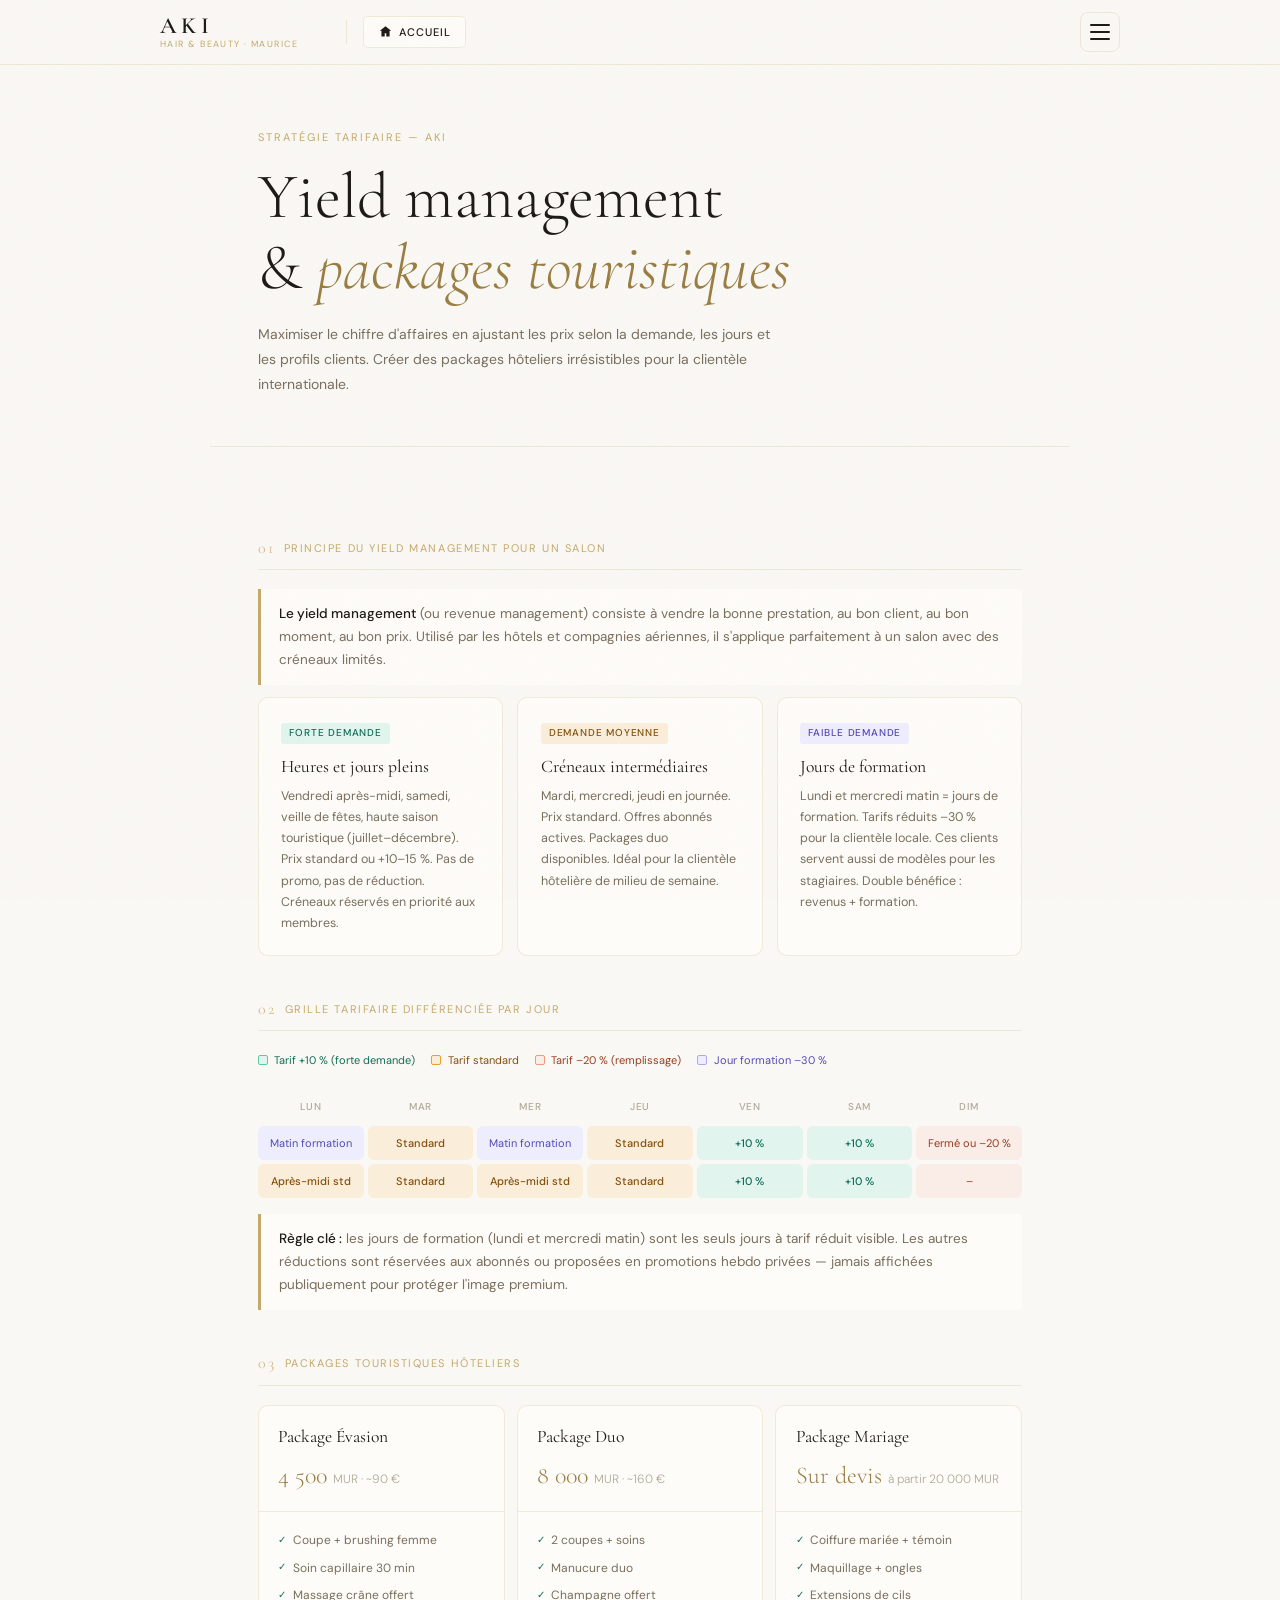
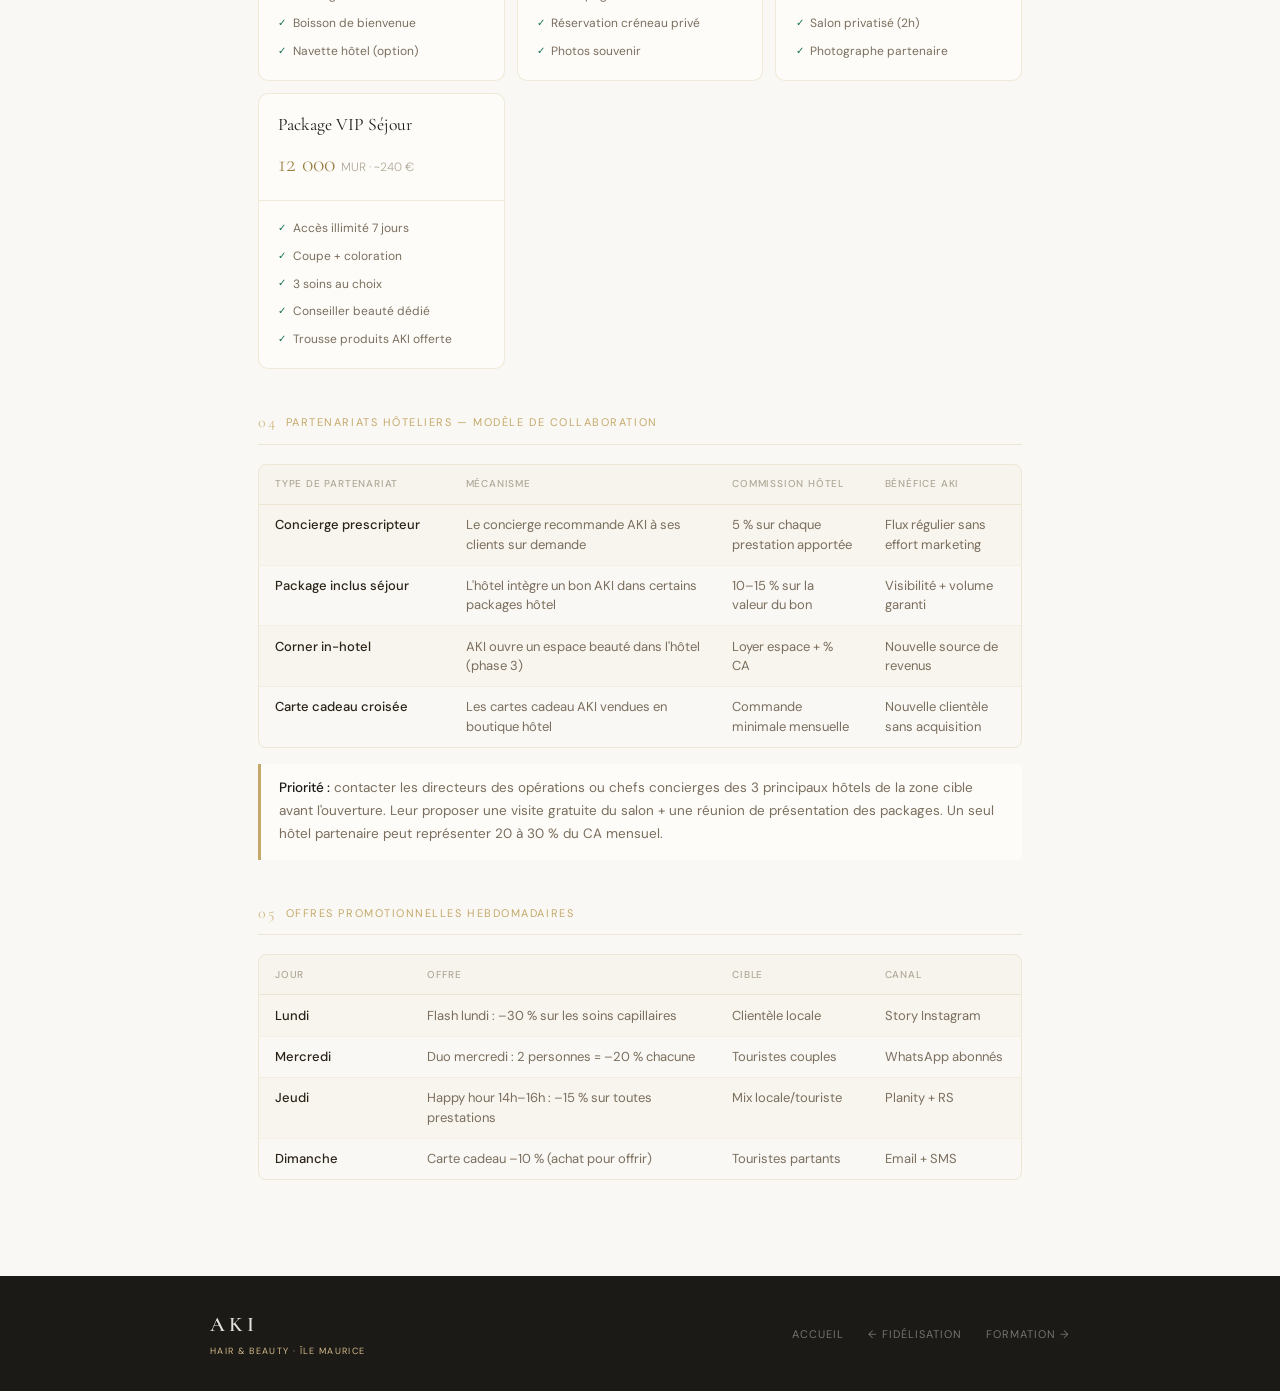
<file: aki-yield.html>
<!DOCTYPE html>
<html lang="fr">
<head>
  <meta charset="UTF-8" />
  <meta name="viewport" content="width=device-width, initial-scale=1.0" />
  <title>AKI — Yield Management & Packages</title>
  <link rel="preconnect" href="https://fonts.googleapis.com" />
  <link rel="preconnect" href="https://fonts.gstatic.com" crossorigin />
  <link href="https://fonts.googleapis.com/css2?family=Cormorant+Garamond:ital,wght@0,300;0,400;0,600;1,300;1,400&family=DM+Sans:wght@300;400;500&display=swap" rel="stylesheet" />
  <style>
    *,*::before,*::after{box-sizing:border-box;margin:0;padding:0;}
    :root{--cream:#FAF8F4;--beige:#F0EBE1;--gold:#C4A96A;--gold-light:#D4BC8A;--gold-dark:#9A7D42;--charcoal:#1C1A17;--text-main:#2A2318;--text-muted:#7A6E5E;--text-faint:#B0A898;--line:rgba(196,169,106,0.22);--card-bg:#FEFCF8;--card-border:rgba(196,169,106,0.22);--teal:#0F6E56;--teal-bg:#E1F5EE;--blue:#185FA5;--blue-bg:#E6F1FB;--amber:#854F0B;--amber-bg:#FAEEDA;--coral:#993C1D;--coral-bg:#FAECE7;--purple:#534AB7;--purple-bg:#EEEDFE;--font-serif:'Cormorant Garamond',Georgia,serif;--font-sans:'DM Sans',sans-serif;--max-w:860px;--pad:clamp(1.25rem,5vw,3rem);}
    html{scroll-behavior:smooth;}body{background:var(--cream);color:var(--text-main);font-family:var(--font-sans);font-size:15px;line-height:1.65;}
    .grain{position:fixed;inset:0;pointer-events:none;z-index:999;opacity:.025;background-image:url("data:image/svg+xml,%3Csvg viewBox='0 0 256 256' xmlns='http://www.w3.org/2000/svg'%3E%3Cfilter id='n'%3E%3CfeTurbulence type='fractalNoise' baseFrequency='0.9' numOctaves='4' stitchTiles='stitch'/%3E%3C/filter%3E%3Crect width='100%25' height='100%25' filter='url(%23n)'/%3E%3C/svg%3E");background-size:128px;}
    nav{position:sticky;top:0;z-index:200;background:rgba(250,248,244,.96);backdrop-filter:blur(14px);border-bottom:1px solid var(--line);}
    .nav-inner{max-width:var(--max-w);margin:0 auto;padding:0 var(--pad);display:flex;align-items:center;height:60px;}
    .nav-logo{font-family:var(--font-serif);font-size:1.45rem;font-weight:600;letter-spacing:.2em;color:var(--charcoal);text-decoration:none;flex-shrink:0;line-height:1;margin-right:2rem;}
    .nav-logo small{display:block;font-size:9px;letter-spacing:.15em;color:var(--gold);text-transform:uppercase;font-family:var(--font-sans);font-weight:400;margin-top:2px;}
    .nav-links{display:flex;align-items:center;gap:.1rem;flex:1;list-style:none;overflow-x:auto;}
    .nav-links a{font-size:11px;letter-spacing:.07em;text-transform:uppercase;color:var(--text-muted);text-decoration:none;padding:.4rem .7rem;border-radius:4px;transition:color .15s,background .15s;white-space:nowrap;}
    .nav-links a:hover,.nav-links a.active{color:var(--gold-dark);background:rgba(196,169,106,.08);}
    .burger{display:none;margin-left:auto;background:none;border:none;cursor:pointer;flex-direction:column;gap:5px;padding:.5rem;}
    .burger span{display:block;width:22px;height:1.5px;background:var(--text-main);border-radius:2px;transition:all .25s;}
    .burger.open span:nth-child(1){transform:rotate(45deg) translate(4.5px,4.5px);}
    .burger.open span:nth-child(2){opacity:0;}
    .burger.open span:nth-child(3){transform:rotate(-45deg) translate(4.5px,-4.5px);}
    .mob{display:none;position:fixed;top:60px;left:0;right:0;background:rgba(250,248,244,.98);backdrop-filter:blur(14px);border-bottom:1px solid var(--line);z-index:190;padding:1rem var(--pad) 1.5rem;flex-direction:column;gap:.1rem;}
    .mob.open{display:flex;}
    .mob a{font-size:13px;letter-spacing:.07em;text-transform:uppercase;color:var(--text-muted);text-decoration:none;padding:.7rem 0;border-bottom:1px solid rgba(196,169,106,.1);transition:color .15s;}
    .mob a:last-child{border-bottom:none;}.mob a:hover{color:var(--gold-dark);}
    @media(max-width:700px){.nav-links{display:none;}.burger{display:flex;}}
    .hero{max-width:var(--max-w);margin:0 auto;padding:4rem var(--pad) 3rem;border-bottom:1px solid var(--line);}
    .hero-ey{font-size:11px;letter-spacing:.18em;text-transform:uppercase;color:var(--gold);margin-bottom:1rem;}
    .hero-title{font-family:var(--font-serif);font-size:clamp(2.4rem,6vw,4rem);font-weight:300;line-height:1.1;color:var(--charcoal);margin-bottom:1.2rem;}
    .hero-title em{font-style:italic;color:var(--gold-dark);}
    .hero-desc{font-size:14px;color:var(--text-muted);max-width:520px;line-height:1.8;}
    main{max-width:var(--max-w);margin:0 auto;padding:3rem var(--pad) 5rem;}
    .sec-lbl{font-size:11px;letter-spacing:.14em;text-transform:uppercase;color:var(--gold);margin:2.5rem 0 1.2rem;padding-bottom:.5rem;border-bottom:1px solid var(--line);display:flex;align-items:center;gap:.6rem;}
    .sec-lbl-n{font-family:var(--font-serif);font-size:1rem;color:var(--gold-light);}
    .insight{background:var(--card-bg);border-left:3px solid var(--gold);padding:.85rem 1.1rem;margin:.75rem 0;font-size:13.5px;color:var(--text-muted);line-height:1.7;border-radius:0 4px 4px 0;}
    .insight strong{color:var(--charcoal);font-weight:500;}
    .cards{display:grid;grid-template-columns:repeat(auto-fit,minmax(240px,1fr));gap:14px;margin-bottom:1rem;}
    .card{background:var(--card-bg);border:1px solid var(--card-border);border-radius:10px;padding:1.3rem 1.4rem;}
    .card-badge{display:inline-block;font-size:10px;letter-spacing:.08em;text-transform:uppercase;padding:2px 8px;border-radius:3px;margin-bottom:.75rem;font-weight:500;}
    .b-teal{background:var(--teal-bg);color:var(--teal);}.b-blue{background:var(--blue-bg);color:var(--blue);}.b-amber{background:var(--amber-bg);color:var(--amber);}.b-coral{background:var(--coral-bg);color:var(--coral);}.b-purple{background:var(--purple-bg);color:var(--purple);}
    .card-title{font-family:var(--font-serif);font-size:1.1rem;font-weight:400;color:var(--charcoal);line-height:1.25;margin-bottom:.5rem;}
    .card-body{font-size:12.5px;color:var(--text-muted);line-height:1.7;}
    .table-wrap{overflow-x:auto;border:1px solid var(--card-border);border-radius:8px;margin-bottom:1rem;}
    table{width:100%;border-collapse:collapse;font-size:13px;}
    th{text-align:left;font-size:10px;font-weight:500;letter-spacing:.08em;text-transform:uppercase;color:var(--text-faint);padding:.7rem 1rem;background:rgba(196,169,106,.05);border-bottom:1px solid var(--card-border);}
    td{padding:.65rem 1rem;border-bottom:1px solid rgba(196,169,106,.1);color:var(--text-muted);vertical-align:top;line-height:1.5;}
    tr:last-child td{border-bottom:none;}td:first-child{color:var(--text-main);font-weight:500;}tr.hl td{background:rgba(196,169,106,.04);}

    /* CALENDAR GRID */
    .cal-grid{display:grid;grid-template-columns:repeat(7,1fr);gap:4px;margin-bottom:1rem;}
    .cal-day{border-radius:6px;padding:.5rem .3rem;text-align:center;font-size:11px;}
    .cal-head{font-size:10px;letter-spacing:.06em;text-transform:uppercase;color:var(--text-faint);text-align:center;padding:.4rem 0;font-weight:500;}
    .cal-high{background:#E1F5EE;color:#0F6E56;font-weight:500;}
    .cal-mid{background:var(--amber-bg);color:var(--amber);font-weight:500;}
    .cal-low{background:var(--coral-bg);color:var(--coral);}
    .cal-form{background:var(--purple-bg);color:var(--purple);}
    .cal-legend{display:flex;gap:1rem;flex-wrap:wrap;font-size:11px;margin-bottom:1.5rem;}
    .cal-legend-item{display:flex;align-items:center;gap:.4rem;}
    .cal-dot{width:10px;height:10px;border-radius:2px;}

    /* PACKAGE CARDS */
    .pkg-grid{display:grid;grid-template-columns:repeat(auto-fit,minmax(200px,1fr));gap:12px;margin-bottom:1rem;}
    .pkg-card{background:var(--card-bg);border:1px solid var(--card-border);border-radius:10px;overflow:hidden;}
    .pkg-head{padding:1rem 1.2rem;border-bottom:1px solid var(--line);}
    .pkg-name{font-family:var(--font-serif);font-size:1.1rem;font-weight:400;color:var(--charcoal);margin-bottom:.3rem;}
    .pkg-price{font-family:var(--font-serif);font-size:1.5rem;font-weight:300;color:var(--gold-dark);}
    .pkg-price span{font-size:.75rem;color:var(--text-faint);font-family:var(--font-sans);}
    .pkg-body{padding:.9rem 1.2rem;}
    .pkg-item{font-size:12px;color:var(--text-muted);padding:.25rem 0 .25rem .9rem;position:relative;}
    .pkg-item::before{content:"✓";position:absolute;left:0;color:var(--teal);font-size:10px;top:.3rem;}

    footer{background:var(--charcoal);padding:2rem var(--pad);}
    .footer-inner{max-width:var(--max-w);margin:0 auto;display:flex;justify-content:space-between;align-items:center;flex-wrap:wrap;gap:1.5rem;}
    .footer-logo{font-family:var(--font-serif);font-size:1.3rem;font-weight:600;letter-spacing:.2em;color:rgba(250,248,244,.9);}
    .footer-logo small{display:block;font-size:9px;letter-spacing:.15em;color:var(--gold-light);font-family:var(--font-sans);font-weight:400;text-transform:uppercase;margin-top:2px;}
    .footer-nav{display:flex;gap:1.5rem;list-style:none;flex-wrap:wrap;}
    .footer-nav a{font-size:11px;letter-spacing:.09em;text-transform:uppercase;color:rgba(250,248,244,.4);text-decoration:none;transition:color .15s;}
    .footer-nav a:hover{color:var(--gold-light);}
  </style>
</head>
<body>
<div class="grain"></div>

<section class="hero">
  <p class="hero-ey">Stratégie tarifaire — AKI</p>
  <h1 class="hero-title">Yield management<br />&amp; <em>packages touristiques</em></h1>
  <p class="hero-desc">Maximiser le chiffre d'affaires en ajustant les prix selon la demande, les jours et les profils clients. Créer des packages hôteliers irrésistibles pour la clientèle internationale.</p>
</section>

<main>
  <div class="sec-lbl"><span class="sec-lbl-n">01</span> Principe du yield management pour un salon</div>
  <div class="insight"><strong>Le yield management</strong> (ou revenue management) consiste à vendre la bonne prestation, au bon client, au bon moment, au bon prix. Utilisé par les hôtels et compagnies aériennes, il s'applique parfaitement à un salon avec des créneaux limités.</div>
  <div class="cards">
    <div class="card"><span class="card-badge b-teal">Forte demande</span><div class="card-title">Heures et jours pleins</div><div class="card-body">Vendredi après-midi, samedi, veille de fêtes, haute saison touristique (juillet–décembre). Prix standard ou +10–15 %. Pas de promo, pas de réduction. Créneaux réservés en priorité aux membres.</div></div>
    <div class="card"><span class="card-badge b-amber">Demande moyenne</span><div class="card-title">Créneaux intermédiaires</div><div class="card-body">Mardi, mercredi, jeudi en journée. Prix standard. Offres abonnés actives. Packages duo disponibles. Idéal pour la clientèle hôtelière de milieu de semaine.</div></div>
    <div class="card"><span class="card-badge b-purple">Faible demande</span><div class="card-title">Jours de formation</div><div class="card-body">Lundi et mercredi matin = jours de formation. Tarifs réduits –30 % pour la clientèle locale. Ces clients servent aussi de modèles pour les stagiaires. Double bénéfice : revenus + formation.</div></div>
  </div>

  <div class="sec-lbl"><span class="sec-lbl-n">02</span> Grille tarifaire différenciée par jour</div>
  <div class="cal-legend">
    <div class="cal-legend-item"><div class="cal-dot" style="background:#E1F5EE;border:1px solid #5DCAA5"></div><span style="color:#0F6E56">Tarif +10 % (forte demande)</span></div>
    <div class="cal-legend-item"><div class="cal-dot" style="background:#FAEEDA;border:1px solid #EF9F27"></div><span style="color:#854F0B">Tarif standard</span></div>
    <div class="cal-legend-item"><div class="cal-dot" style="background:#FAECE7;border:1px solid #F0997B"></div><span style="color:#993C1D">Tarif –20 % (remplissage)</span></div>
    <div class="cal-legend-item"><div class="cal-dot" style="background:#EEEDFE;border:1px solid #AFA9EC"></div><span style="color:#534AB7">Jour formation –30 %</span></div>
  </div>
  <div class="cal-grid">
    <div class="cal-head">Lun</div><div class="cal-head">Mar</div><div class="cal-head">Mer</div><div class="cal-head">Jeu</div><div class="cal-head">Ven</div><div class="cal-head">Sam</div><div class="cal-head">Dim</div>
    <div class="cal-day cal-form">Matin formation</div>
    <div class="cal-day cal-mid">Standard</div>
    <div class="cal-day cal-form">Matin formation</div>
    <div class="cal-day cal-mid">Standard</div>
    <div class="cal-day cal-high">+10 %</div>
    <div class="cal-day cal-high">+10 %</div>
    <div class="cal-day cal-low">Fermé ou –20 %</div>
    <div class="cal-day cal-mid">Après-midi std</div>
    <div class="cal-day cal-mid">Standard</div>
    <div class="cal-day cal-mid">Après-midi std</div>
    <div class="cal-day cal-mid">Standard</div>
    <div class="cal-day cal-high">+10 %</div>
    <div class="cal-day cal-high">+10 %</div>
    <div class="cal-day cal-low">–</div>
  </div>
  <div class="insight"><strong>Règle clé :</strong> les jours de formation (lundi et mercredi matin) sont les seuls jours à tarif réduit visible. Les autres réductions sont réservées aux abonnés ou proposées en promotions hebdo privées — jamais affichées publiquement pour protéger l'image premium.</div>

  <div class="sec-lbl"><span class="sec-lbl-n">03</span> Packages touristiques hôteliers</div>
  <div class="pkg-grid">
    <div class="pkg-card">
      <div class="pkg-head">
        <div class="pkg-name">Package Évasion</div>
        <div class="pkg-price">4 500 <span>MUR · ~90 €</span></div>
      </div>
      <div class="pkg-body">
        <div class="pkg-item">Coupe + brushing femme</div>
        <div class="pkg-item">Soin capillaire 30 min</div>
        <div class="pkg-item">Massage crâne offert</div>
        <div class="pkg-item">Boisson de bienvenue</div>
        <div class="pkg-item">Navette hôtel (option)</div>
      </div>
    </div>
    <div class="pkg-card">
      <div class="pkg-head">
        <div class="pkg-name">Package Duo</div>
        <div class="pkg-price">8 000 <span>MUR · ~160 €</span></div>
      </div>
      <div class="pkg-body">
        <div class="pkg-item">2 coupes + soins</div>
        <div class="pkg-item">Manucure duo</div>
        <div class="pkg-item">Champagne offert</div>
        <div class="pkg-item">Réservation créneau privé</div>
        <div class="pkg-item">Photos souvenir</div>
      </div>
    </div>
    <div class="pkg-card">
      <div class="pkg-head">
        <div class="pkg-name">Package Mariage</div>
        <div class="pkg-price">Sur devis <span>à partir 20 000 MUR</span></div>
      </div>
      <div class="pkg-body">
        <div class="pkg-item">Coiffure mariée + témoin</div>
        <div class="pkg-item">Maquillage + ongles</div>
        <div class="pkg-item">Extensions de cils</div>
        <div class="pkg-item">Salon privatisé (2h)</div>
        <div class="pkg-item">Photographe partenaire</div>
      </div>
    </div>
    <div class="pkg-card">
      <div class="pkg-head">
        <div class="pkg-name">Package VIP Séjour</div>
        <div class="pkg-price">12 000 <span>MUR · ~240 €</span></div>
      </div>
      <div class="pkg-body">
        <div class="pkg-item">Accès illimité 7 jours</div>
        <div class="pkg-item">Coupe + coloration</div>
        <div class="pkg-item">3 soins au choix</div>
        <div class="pkg-item">Conseiller beauté dédié</div>
        <div class="pkg-item">Trousse produits AKI offerte</div>
      </div>
    </div>
  </div>

  <div class="sec-lbl"><span class="sec-lbl-n">04</span> Partenariats hôteliers — modèle de collaboration</div>
  <div class="table-wrap">
    <table>
      <thead><tr><th style="width:25%">Type de partenariat</th><th style="width:35%">Mécanisme</th><th style="width:20%">Commission hôtel</th><th style="width:20%">Bénéfice AKI</th></tr></thead>
      <tbody>
        <tr class="hl"><td>Concierge prescripteur</td><td>Le concierge recommande AKI à ses clients sur demande</td><td>5 % sur chaque prestation apportée</td><td>Flux régulier sans effort marketing</td></tr>
        <tr><td>Package inclus séjour</td><td>L'hôtel intègre un bon AKI dans certains packages hôtel</td><td>10–15 % sur la valeur du bon</td><td>Visibilité + volume garanti</td></tr>
        <tr class="hl"><td>Corner in-hotel</td><td>AKI ouvre un espace beauté dans l'hôtel (phase 3)</td><td>Loyer espace + % CA</td><td>Nouvelle source de revenus</td></tr>
        <tr><td>Carte cadeau croisée</td><td>Les cartes cadeau AKI vendues en boutique hôtel</td><td>Commande minimale mensuelle</td><td>Nouvelle clientèle sans acquisition</td></tr>
      </tbody>
    </table>
  </div>
  <div class="insight"><strong>Priorité :</strong> contacter les directeurs des opérations ou chefs concierges des 3 principaux hôtels de la zone cible avant l'ouverture. Leur proposer une visite gratuite du salon + une réunion de présentation des packages. Un seul hôtel partenaire peut représenter 20 à 30 % du CA mensuel.</div>

  <div class="sec-lbl"><span class="sec-lbl-n">05</span> Offres promotionnelles hebdomadaires</div>
  <div class="table-wrap">
    <table>
      <thead><tr><th style="width:20%">Jour</th><th style="width:40%">Offre</th><th style="width:20%">Cible</th><th style="width:20%">Canal</th></tr></thead>
      <tbody>
        <tr class="hl"><td>Lundi</td><td>Flash lundi : –30 % sur les soins capillaires</td><td>Clientèle locale</td><td>Story Instagram</td></tr>
        <tr><td>Mercredi</td><td>Duo mercredi : 2 personnes = –20 % chacune</td><td>Touristes couples</td><td>WhatsApp abonnés</td></tr>
        <tr class="hl"><td>Jeudi</td><td>Happy hour 14h–16h : –15 % sur toutes prestations</td><td>Mix locale/touriste</td><td>Planity + RS</td></tr>
        <tr><td>Dimanche</td><td>Carte cadeau –10 % (achat pour offrir)</td><td>Touristes partants</td><td>Email + SMS</td></tr>
      </tbody>
    </table>
  </div>
</main>

<footer>
  <div class="footer-inner">
    <div class="footer-logo">AKI<small>Hair &amp; Beauty · Île Maurice</small></div>
    <ul class="footer-nav">
      <li><a href="index.html">Accueil</a></li>
      <li><a href="aki-fidelisation.html">← Fidélisation</a></li>
      <li><a href="aki-formation.html">Formation →</a></li>
    </ul>
  </div>
</footer>


<script src="nav.js"></script>
</body>
</html>
</file>
